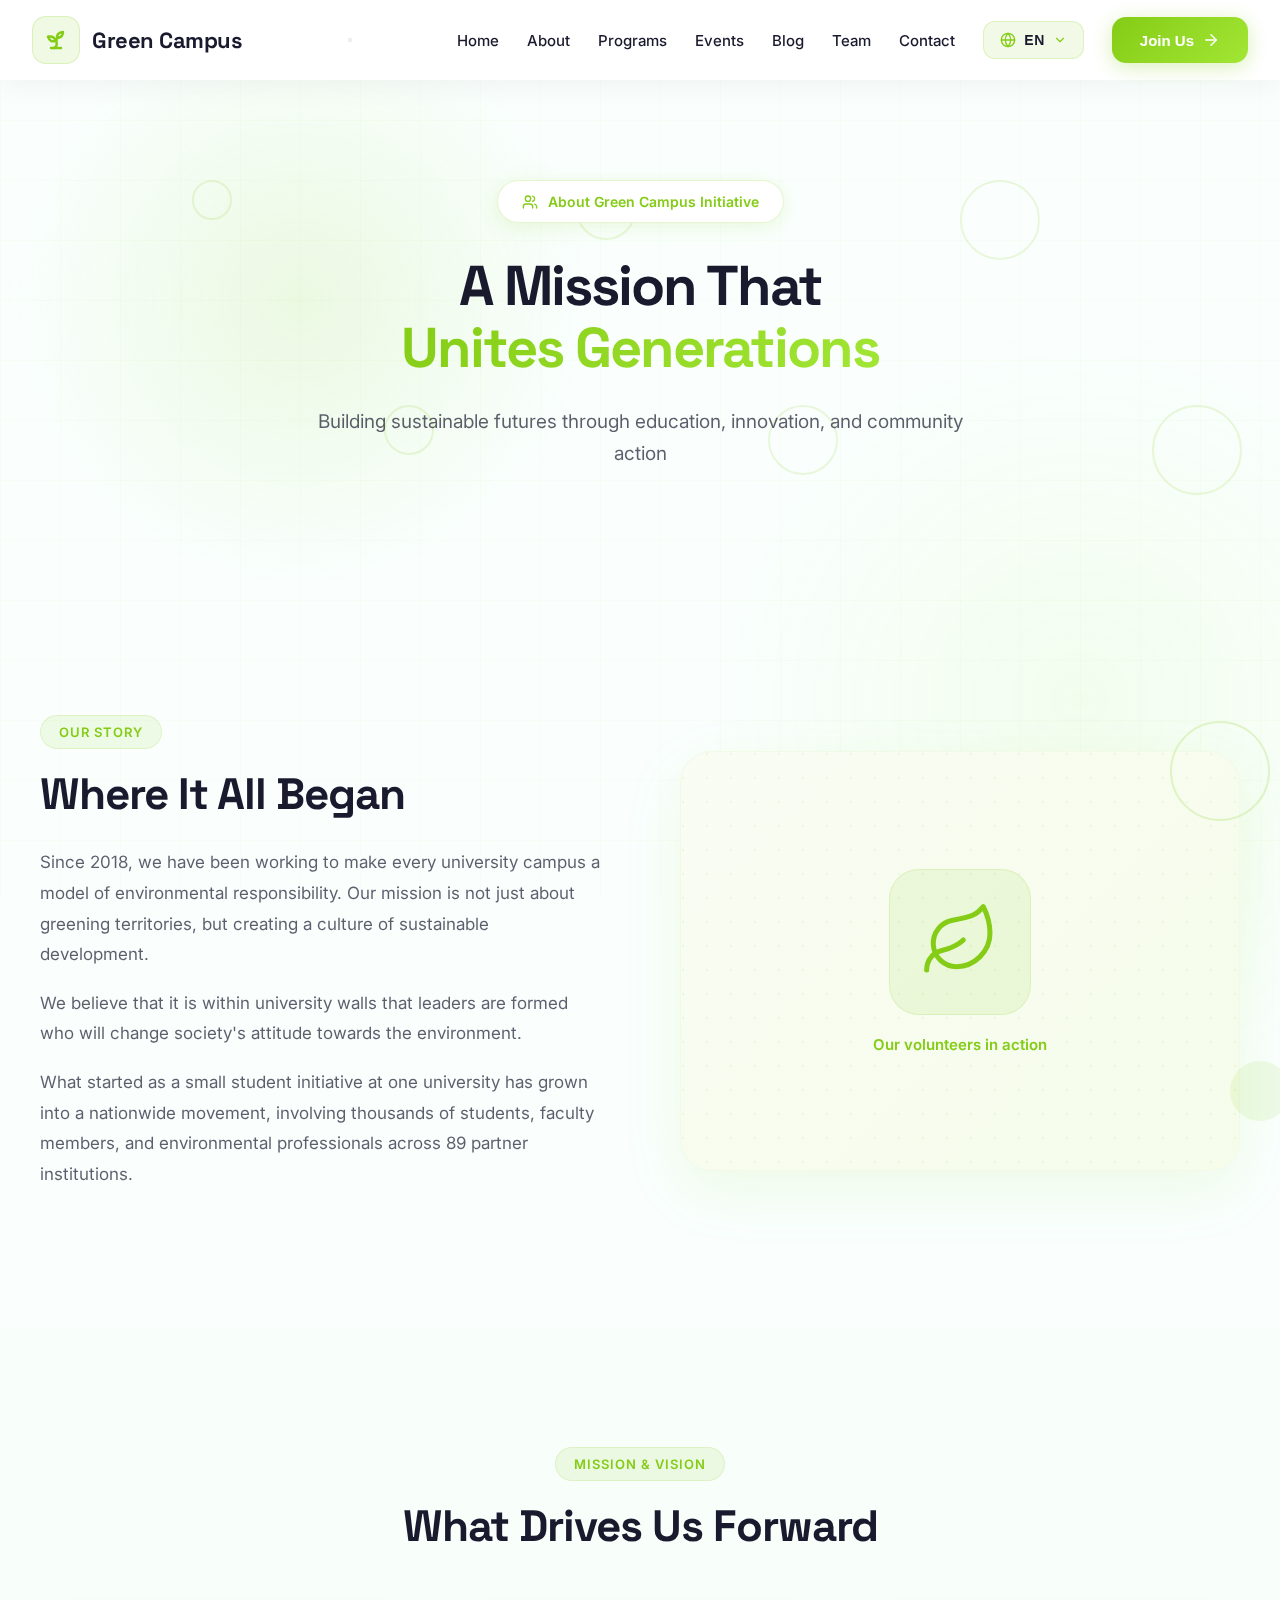
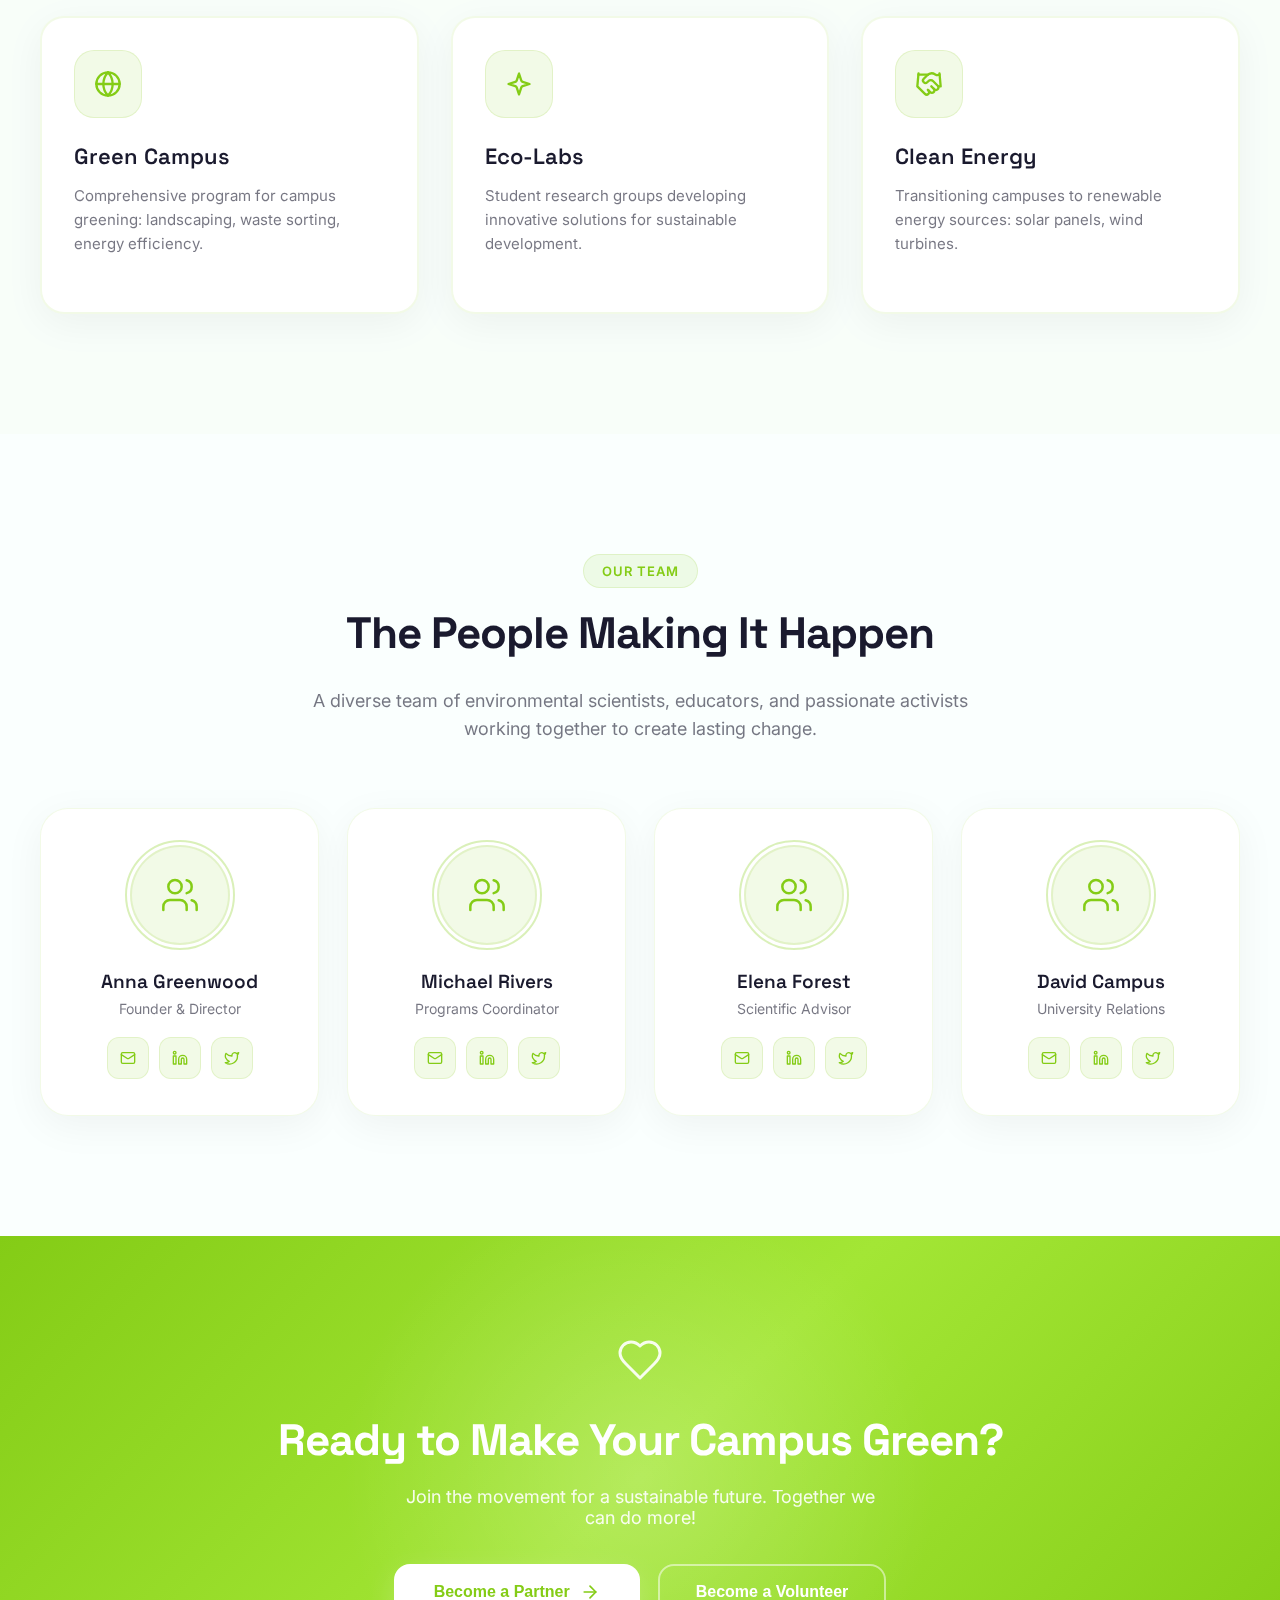
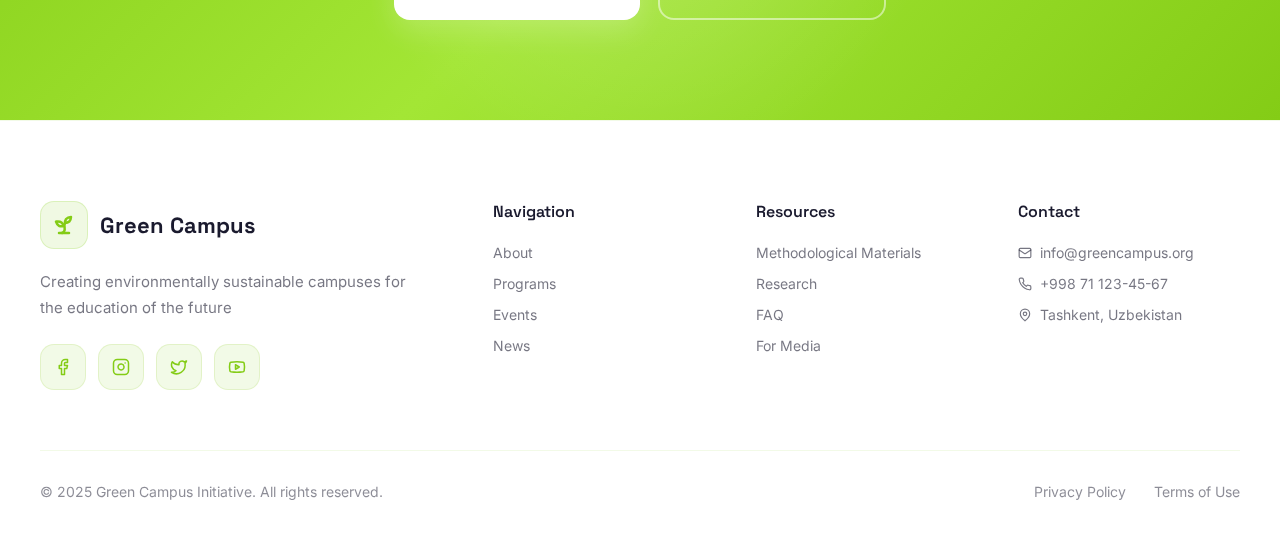
<file: about.html>
<!DOCTYPE html>
<html lang="en">
<head>
    <meta charset="UTF-8">
    <meta name="viewport" content="width=device-width, initial-scale=1.0">
    <title>About Us - Green Campus Initiative</title>
    <link rel="stylesheet" href="style.css">
    <link rel="preconnect" href="https://fonts.googleapis.com">
    <link rel="preconnect" href="https://fonts.gstatic.com" crossorigin>
    <link href="https://fonts.googleapis.com/css2?family=Space+Grotesk:wght@400;500;600;700&family=Inter:wght@300;400;500;600;700&display=swap" rel="stylesheet">
</head>
<body>
    <div class="container">
        <!-- Animated gradient background -->
        <div class="gradient-orb" id="gradientOrb"></div>
        <div class="gradient-orb-2"></div>
        <div class="grid-pattern"></div>

        <!-- Floating elements -->
        <div class="floating-elements">
            <div class="floating-shape" style="left: 15%; top: 20%; animation-delay: 0s; width: 40px; height: 40px;"></div>
            <div class="floating-shape" style="left: 30%; top: 45%; animation-delay: 0.5s; width: 50px; height: 50px;"></div>
            <div class="floating-shape" style="left: 45%; top: 20%; animation-delay: 1s; width: 60px; height: 60px;"></div>
            <div class="floating-shape" style="left: 60%; top: 45%; animation-delay: 1.5s; width: 70px; height: 70px;"></div>
            <div class="floating-shape" style="left: 75%; top: 20%; animation-delay: 2s; width: 80px; height: 80px;"></div>
            <div class="floating-shape" style="left: 90%; top: 45%; animation-delay: 2.5s; width: 90px; height: 90px;"></div>
        </div>

        <!-- Navigation -->
        <nav class="nav scrolled" id="nav">
            <div class="nav-content">
                <div class="logo">
                    <a href="index.html" style="display: flex; align-items: center; gap: 12px; text-decoration: none;">
                        <div class="logo-icon-wrap">
                            <svg width="24" height="24" viewBox="0 0 24 24" fill="none" stroke="#84cc16" stroke-width="2.5" stroke-linecap="round" stroke-linejoin="round">
                                <path d="M7 20h10"/>
                                <path d="M10 20c5.5-2.5.8-6.4 3-10"/>
                                <path d="M9.5 9.4c1.1.8 1.8 2.2 2.3 3.7-2 .4-3.5.4-4.8-.3-1.2-.6-2.3-1.9-3-4.2 2.8-.5 4.4 0 5.5.8z"/>
                                <path d="M14.1 6a7 7 0 0 0-1.1 4c1.9-.1 3.3-.6 4.3-1.4 1-1 1.6-2.3 1.7-4.6-2.7.1-4 1-4.9 2z"/>
                            </svg>
                        </div>
                        <span class="logo-text">Green Campus</span>
                    </a>
                </div>

                <button class="mobile-menu-btn" id="mobileMenuBtn">
                    <span></span>
                    <span></span>
                    <span></span>
                </button>

                <div class="nav-links">
                    <a href="index.html" class="nav-link">Home</a>
                    <a href="about.html" class="nav-link" data-key="about">About</a>
                    <a href="programs.html" class="nav-link" data-key="programs">Programs</a>
                    <a href="events.html" class="nav-link" data-key="events">Events</a>
                    <a href="blog.html" class="nav-link">Blog</a>
                    <a href="team.html" class="nav-link" data-key="team">Team</a>
                    <a href="contact.html" class="nav-link" data-key="contacts">Contact</a>

                    <!-- Language Selector -->
                    <div class="lang-selector">
                        <button class="lang-btn" id="langBtn">
                            <svg width="16" height="16" viewBox="0 0 24 24" fill="none" stroke="#84cc16" stroke-width="2" stroke-linecap="round" stroke-linejoin="round">
                                <circle cx="12" cy="12" r="10"/>
                                <path d="M12 2a14.5 14.5 0 0 0 0 20 14.5 14.5 0 0 0 0-20"/>
                                <path d="M2 12h20"/>
                            </svg>
                            <span class="lang-btn-text" id="currentLang">EN</span>
                            <svg width="14" height="14" viewBox="0 0 24 24" fill="none" stroke="#84cc16" stroke-width="2" stroke-linecap="round" stroke-linejoin="round">
                                <path d="m6 9 6 6 6-6"/>
                            </svg>
                        </button>
                        <div class="lang-dropdown" id="langDropdown">
                            <button class="lang-option" data-lang="uz">
                                <span>🇺🇿</span>
                                <span>O'zbek</span>
                                <svg class="check-icon" width="16" height="16" viewBox="0 0 24 24" fill="none" stroke="#84cc16" stroke-width="2" stroke-linecap="round" stroke-linejoin="round">
                                    <path d="M20 6 9 17l-5-5"/>
                                </svg>
                            </button>
                            <button class="lang-option" data-lang="ru">
                                <span>🇷🇺</span>
                                <span>Русский</span>
                                <svg class="check-icon" width="16" height="16" viewBox="0 0 24 24" fill="none" stroke="#84cc16" stroke-width="2" stroke-linecap="round" stroke-linejoin="round">
                                    <path d="M20 6 9 17l-5-5"/>
                                </svg>
                            </button>
                            <button class="lang-option active" data-lang="en">
                                <span>🇬🇧</span>
                                <span>English</span>
                                <svg class="check-icon" width="16" height="16" viewBox="0 0 24 24" fill="none" stroke="#84cc16" stroke-width="2" stroke-linecap="round" stroke-linejoin="round">
                                    <path d="M20 6 9 17l-5-5"/>
                                </svg>
                            </button>
                        </div>
                    </div>

                    <button class="join-btn">
                        <span data-i18n="nav.join">Join Us</span>
                        <svg width="18" height="18" viewBox="0 0 24 24" fill="none" stroke="currentColor" stroke-width="2" stroke-linecap="round" stroke-linejoin="round">
                            <path d="M5 12h14"/>
                            <path d="m12 5 7 7-7 7"/>
                        </svg>
                    </button>
                </div>
            </div>
        </nav>

        <!-- Page Header -->
        <section class="hero" style="min-height: 60vh; padding: 180px 32px 80px;">
            <div class="hero-content">
                <div class="hero-tag">
                    <svg width="16" height="16" viewBox="0 0 24 24" fill="none" stroke="#84cc16" stroke-width="2" stroke-linecap="round" stroke-linejoin="round">
                        <path d="M16 21v-2a4 4 0 0 0-4-4H6a4 4 0 0 0-4 4v2"/>
                        <circle cx="9" cy="7" r="4"/>
                        <path d="M22 21v-2a4 4 0 0 0-3-3.87"/>
                        <path d="M16 3.13a4 4 0 0 1 0 7.75"/>
                    </svg>
                    <span data-i18n="about.tag">About Green Campus Initiative</span>
                </div>
                <h1 class="hero-title" style="font-size: clamp(36px, 5vw, 56px);">
                    <span data-i18n="about.header.title1">A Mission That</span><br>
                    <span class="hero-highlight" data-i18n="about.header.title2">Unites Generations</span>
                </h1>
                <p class="hero-subtitle" data-i18n="about.header.subtitle">Building sustainable futures through education, innovation, and community action</p>
            </div>
        </section>

        <!-- Story Section -->
        <section class="about-section">
            <div class="section-content">
                <div class="about-grid">
                    <div class="about-text">
                        <span class="section-tag" data-i18n="about.story.tag">Our Story</span>
                        <h2 class="section-title" data-i18n="about.story.title">Where It All Began</h2>
                        <p class="about-paragraph" data-i18n="about.story.p1">Since 2018, we have been working to make every university campus a model of environmental responsibility. Our mission is not just about greening territories, but creating a culture of sustainable development.</p>
                        <p class="about-paragraph" data-i18n="about.story.p2">We believe that it is within university walls that leaders are formed who will change society's attitude towards the environment.</p>
                        <p class="about-paragraph" data-i18n="about.story.p3">What started as a small student initiative at one university has grown into a nationwide movement, involving thousands of students, faculty members, and environmental professionals across 89 partner institutions.</p>
                    </div>
                    <div class="about-visual">
                        <div class="image-card">
                            <div class="image-placeholder">
                                <div class="image-pattern"></div>
                                <div class="image-icon-wrap">
                                    <svg width="80" height="80" viewBox="0 0 24 24" fill="none" stroke="#84cc16" stroke-width="1.5" stroke-linecap="round" stroke-linejoin="round">
                                        <path d="M11 20A7 7 0 0 1 9.8 6.1C15.5 5 17 4.48 19 2c1 2 2 4.18 2 8 0 5.5-4.78 10-10 10Z"/>
                                        <path d="M2 21c0-3 1.85-5.36 5.08-6C9.5 14.52 12 13 13 12"/>
                                    </svg>
                                </div>
                                <span class="image-label" data-i18n="about.imageLabel">Our volunteers in action</span>
                            </div>
                        </div>
                        <div class="decor-circle-1"></div>
                        <div class="decor-circle-2"></div>
                    </div>
                </div>
            </div>
        </section>

        <!-- Mission & Vision -->
        <section class="programs-section" style="background-color: rgba(132, 204, 22, 0.02);">
            <div class="section-content">
                <div class="programs-header">
                    <span class="section-tag" data-i18n="about.mission.tag">Mission & Vision</span>
                    <h2 class="section-title" data-i18n="about.mission.title">What Drives Us Forward</h2>
                </div>
                <div class="programs-grid" style="grid-template-columns: repeat(auto-fit, minmax(300px, 1fr)); gap: 32px;">
                    <div class="program-card">
                        <div class="program-icon-wrap">
                            <svg width="28" height="28" viewBox="0 0 24 24" fill="none" stroke="#84cc16" stroke-width="2" stroke-linecap="round" stroke-linejoin="round">
                                <circle cx="12" cy="12" r="10"/>
                                <path d="M12 2a14.5 14.5 0 0 0 0 20 14.5 14.5 0 0 0 0-20"/>
                                <path d="M2 12h20"/>
                            </svg>
                        </div>
                        <h3 class="program-title" data-i18n="about.mission.items.0.title">Our Mission</h3>
                        <p class="program-desc" data-i18n="about.mission.items.0.description">To transform university campuses into living laboratories for sustainability, where students and faculty develop practical solutions to environmental challenges.</p>
                        <div class="program-glow"></div>
                    </div>
                    <div class="program-card">
                        <div class="program-icon-wrap">
                            <svg width="28" height="28" viewBox="0 0 24 24" fill="none" stroke="#84cc16" stroke-width="2" stroke-linecap="round" stroke-linejoin="round">
                                <path d="m12 3-1.912 5.813a2 2 0 0 1-1.275 1.275L3 12l5.813 1.912a2 2 0 0 1 1.275 1.275L12 21l1.912-5.813a2 2 0 0 1 1.275-1.275L21 12l-5.813-1.912a2 2 0 0 1-1.275-1.275L12 3Z"/>
                            </svg>
                        </div>
                        <h3 class="program-title" data-i18n="about.mission.items.1.title">Our Vision</h3>
                        <p class="program-desc" data-i18n="about.mission.items.1.description">A future where every university campus is carbon-neutral, waste-free, and serves as a model for sustainable living in the broader community.</p>
                        <div class="program-glow"></div>
                    </div>
                    <div class="program-card">
                        <div class="program-icon-wrap">
                            <svg width="28" height="28" viewBox="0 0 24 24" fill="none" stroke="#84cc16" stroke-width="2" stroke-linecap="round" stroke-linejoin="round">
                                <path d="m11 17 2 2a1 1 0 1 0 3-3"/>
                                <path d="m14 14 2.5 2.5a1 1 0 1 0 3-3l-3.88-3.88a3 3 0 0 0-4.24 0l-.88.88a1 1 0 1 1-3-3l2.81-2.81a5.79 5.79 0 0 1 7.06-.87l.47.28a2 2 0 0 0 1.42.25L21 4"/>
                                <path d="m21 3 1 11h-2"/>
                                <path d="M3 3 2 14l6.5 6.5a1 1 0 1 0 3-3"/>
                                <path d="M3 4h8"/>
                            </svg>
                        </div>
                        <h3 class="program-title" data-i18n="about.mission.items.2.title">Our Values</h3>
                        <p class="program-desc" data-i18n="about.mission.items.2.description">Innovation, collaboration, and responsibility guide everything we do. We believe in science-based solutions and the power of community action.</p>
                        <div class="program-glow"></div>
                    </div>
                </div>
            </div>
        </section>

        <!-- Team Section -->
        <section class="team-section" id="team">
            <div class="section-content">
                <div class="team-header">
                    <span class="section-tag" data-i18n="team.tag">Our Team</span>
                    <h2 class="section-title" data-i18n="team.title">The People Making It Happen</h2>
                    <p class="section-subtitle" style="text-align: center; max-width: 700px; margin: 20px auto 0;">A diverse team of environmental scientists, educators, and passionate activists working together to create lasting change.</p>
                </div>
                <div class="team-grid">
                    <div class="team-card">
                        <div class="team-avatar-wrap">
                            <div class="team-avatar">
                                <svg width="40" height="40" viewBox="0 0 24 24" fill="none" stroke="#84cc16" stroke-width="1.5" stroke-linecap="round" stroke-linejoin="round">
                                    <path d="M16 21v-2a4 4 0 0 0-4-4H6a4 4 0 0 0-4 4v2"/>
                                    <circle cx="9" cy="7" r="4"/>
                                    <path d="M22 21v-2a4 4 0 0 0-3-3.87"/>
                                    <path d="M16 3.13a4 4 0 0 1 0 7.75"/>
                                </svg>
                            </div>
                            <div class="team-avatar-ring"></div>
                        </div>
                        <h4 class="team-name" data-i18n="team.members.0.name">Anna Greenwood</h4>
                        <p class="team-role" data-i18n="team.members.0.role">Founder & Director</p>
                        <div class="team-social">
                            <div class="social-icon">
                                <svg width="16" height="16" viewBox="0 0 24 24" fill="none" stroke="#84cc16" stroke-width="2" stroke-linecap="round" stroke-linejoin="round">
                                    <rect width="20" height="16" x="2" y="4" rx="2"/>
                                    <path d="m22 7-8.97 5.7a1.94 1.94 0 0 1-2.06 0L2 7"/>
                                </svg>
                            </div>
                            <div class="social-icon">
                                <svg width="16" height="16" viewBox="0 0 24 24" fill="none" stroke="#84cc16" stroke-width="2" stroke-linecap="round" stroke-linejoin="round">
                                    <path d="M16 8a6 6 0 0 1 6 6v7h-4v-7a2 2 0 0 0-2-2 2 2 0 0 0-2 2v7h-4v-7a6 6 0 0 1 6-6z"/>
                                    <rect width="4" height="12" x="2" y="9"/>
                                    <circle cx="4" cy="4" r="2"/>
                                </svg>
                            </div>
                            <div class="social-icon">
                                <svg width="16" height="16" viewBox="0 0 24 24" fill="none" stroke="#84cc16" stroke-width="2" stroke-linecap="round" stroke-linejoin="round">
                                    <path d="M22 4s-.7 2.1-2 3.4c1.6 10-9.4 17.3-18 11.6 2.2.1 4.4-.6 6-2C3 15.5.5 9.6 3 5c2.2 2.6 5.6 4.1 9 4-.9-4.2 4-6.6 7-3.8 1.1 0 3-1.2 3-1.2z"/>
                                </svg>
                            </div>
                        </div>
                    </div>
                    <div class="team-card">
                        <div class="team-avatar-wrap">
                            <div class="team-avatar">
                                <svg width="40" height="40" viewBox="0 0 24 24" fill="none" stroke="#84cc16" stroke-width="1.5" stroke-linecap="round" stroke-linejoin="round">
                                    <path d="M16 21v-2a4 4 0 0 0-4-4H6a4 4 0 0 0-4 4v2"/>
                                    <circle cx="9" cy="7" r="4"/>
                                    <path d="M22 21v-2a4 4 0 0 0-3-3.87"/>
                                    <path d="M16 3.13a4 4 0 0 1 0 7.75"/>
                                </svg>
                            </div>
                            <div class="team-avatar-ring"></div>
                        </div>
                        <h4 class="team-name" data-i18n="team.members.1.name">Michael Rivers</h4>
                        <p class="team-role" data-i18n="team.members.1.role">Programs Coordinator</p>
                        <div class="team-social">
                            <div class="social-icon">
                                <svg width="16" height="16" viewBox="0 0 24 24" fill="none" stroke="#84cc16" stroke-width="2" stroke-linecap="round" stroke-linejoin="round">
                                    <rect width="20" height="16" x="2" y="4" rx="2"/>
                                    <path d="m22 7-8.97 5.7a1.94 1.94 0 0 1-2.06 0L2 7"/>
                                </svg>
                            </div>
                            <div class="social-icon">
                                <svg width="16" height="16" viewBox="0 0 24 24" fill="none" stroke="#84cc16" stroke-width="2" stroke-linecap="round" stroke-linejoin="round">
                                    <path d="M16 8a6 6 0 0 1 6 6v7h-4v-7a2 2 0 0 0-2-2 2 2 0 0 0-2 2v7h-4v-7a6 6 0 0 1 6-6z"/>
                                    <rect width="4" height="12" x="2" y="9"/>
                                    <circle cx="4" cy="4" r="2"/>
                                </svg>
                            </div>
                            <div class="social-icon">
                                <svg width="16" height="16" viewBox="0 0 24 24" fill="none" stroke="#84cc16" stroke-width="2" stroke-linecap="round" stroke-linejoin="round">
                                    <path d="M22 4s-.7 2.1-2 3.4c1.6 10-9.4 17.3-18 11.6 2.2.1 4.4-.6 6-2C3 15.5.5 9.6 3 5c2.2 2.6 5.6 4.1 9 4-.9-4.2 4-6.6 7-3.8 1.1 0 3-1.2 3-1.2z"/>
                                </svg>
                            </div>
                        </div>
                    </div>
                    <div class="team-card">
                        <div class="team-avatar-wrap">
                            <div class="team-avatar">
                                <svg width="40" height="40" viewBox="0 0 24 24" fill="none" stroke="#84cc16" stroke-width="1.5" stroke-linecap="round" stroke-linejoin="round">
                                    <path d="M16 21v-2a4 4 0 0 0-4-4H6a4 4 0 0 0-4 4v2"/>
                                    <circle cx="9" cy="7" r="4"/>
                                    <path d="M22 21v-2a4 4 0 0 0-3-3.87"/>
                                    <path d="M16 3.13a4 4 0 0 1 0 7.75"/>
                                </svg>
                            </div>
                            <div class="team-avatar-ring"></div>
                        </div>
                        <h4 class="team-name" data-i18n="team.members.2.name">Elena Forest</h4>
                        <p class="team-role" data-i18n="team.members.2.role">Scientific Advisor</p>
                        <div class="team-social">
                            <div class="social-icon">
                                <svg width="16" height="16" viewBox="0 0 24 24" fill="none" stroke="#84cc16" stroke-width="2" stroke-linecap="round" stroke-linejoin="round">
                                    <rect width="20" height="16" x="2" y="4" rx="2"/>
                                    <path d="m22 7-8.97 5.7a1.94 1.94 0 0 1-2.06 0L2 7"/>
                                </svg>
                            </div>
                            <div class="social-icon">
                                <svg width="16" height="16" viewBox="0 0 24 24" fill="none" stroke="#84cc16" stroke-width="2" stroke-linecap="round" stroke-linejoin="round">
                                    <path d="M16 8a6 6 0 0 1 6 6v7h-4v-7a2 2 0 0 0-2-2 2 2 0 0 0-2 2v7h-4v-7a6 6 0 0 1 6-6z"/>
                                    <rect width="4" height="12" x="2" y="9"/>
                                    <circle cx="4" cy="4" r="2"/>
                                </svg>
                            </div>
                            <div class="social-icon">
                                <svg width="16" height="16" viewBox="0 0 24 24" fill="none" stroke="#84cc16" stroke-width="2" stroke-linecap="round" stroke-linejoin="round">
                                    <path d="M22 4s-.7 2.1-2 3.4c1.6 10-9.4 17.3-18 11.6 2.2.1 4.4-.6 6-2C3 15.5.5 9.6 3 5c2.2 2.6 5.6 4.1 9 4-.9-4.2 4-6.6 7-3.8 1.1 0 3-1.2 3-1.2z"/>
                                </svg>
                            </div>
                        </div>
                    </div>
                    <div class="team-card">
                        <div class="team-avatar-wrap">
                            <div class="team-avatar">
                                <svg width="40" height="40" viewBox="0 0 24 24" fill="none" stroke="#84cc16" stroke-width="1.5" stroke-linecap="round" stroke-linejoin="round">
                                    <path d="M16 21v-2a4 4 0 0 0-4-4H6a4 4 0 0 0-4 4v2"/>
                                    <circle cx="9" cy="7" r="4"/>
                                    <path d="M22 21v-2a4 4 0 0 0-3-3.87"/>
                                    <path d="M16 3.13a4 4 0 0 1 0 7.75"/>
                                </svg>
                            </div>
                            <div class="team-avatar-ring"></div>
                        </div>
                        <h4 class="team-name" data-i18n="team.members.3.name">David Campus</h4>
                        <p class="team-role" data-i18n="team.members.3.role">University Relations</p>
                        <div class="team-social">
                            <div class="social-icon">
                                <svg width="16" height="16" viewBox="0 0 24 24" fill="none" stroke="#84cc16" stroke-width="2" stroke-linecap="round" stroke-linejoin="round">
                                    <rect width="20" height="16" x="2" y="4" rx="2"/>
                                    <path d="m22 7-8.97 5.7a1.94 1.94 0 0 1-2.06 0L2 7"/>
                                </svg>
                            </div>
                            <div class="social-icon">
                                <svg width="16" height="16" viewBox="0 0 24 24" fill="none" stroke="#84cc16" stroke-width="2" stroke-linecap="round" stroke-linejoin="round">
                                    <path d="M16 8a6 6 0 0 1 6 6v7h-4v-7a2 2 0 0 0-2-2 2 2 0 0 0-2 2v7h-4v-7a6 6 0 0 1 6-6z"/>
                                    <rect width="4" height="12" x="2" y="9"/>
                                    <circle cx="4" cy="4" r="2"/>
                                </svg>
                            </div>
                            <div class="social-icon">
                                <svg width="16" height="16" viewBox="0 0 24 24" fill="none" stroke="#84cc16" stroke-width="2" stroke-linecap="round" stroke-linejoin="round">
                                    <path d="M22 4s-.7 2.1-2 3.4c1.6 10-9.4 17.3-18 11.6 2.2.1 4.4-.6 6-2C3 15.5.5 9.6 3 5c2.2 2.6 5.6 4.1 9 4-.9-4.2 4-6.6 7-3.8 1.1 0 3-1.2 3-1.2z"/>
                                </svg>
                            </div>
                        </div>
                    </div>
                </div>
            </div>
        </section>

        <!-- CTA Section -->
        <section class="cta-section">
            <div class="cta-glow"></div>
            <div class="cta-content">
                <svg width="48" height="48" viewBox="0 0 24 24" fill="none" stroke="rgba(255,255,255,0.9)" stroke-width="1.5" stroke-linecap="round" stroke-linejoin="round" style="margin-bottom: 24px;">
                    <path d="M19 14c1.49-1.46 3-3.21 3-5.5A5.5 5.5 0 0 0 16.5 3c-1.76 0-3 .5-4.5 2-1.5-1.5-2.74-2-4.5-2A5.5 5.5 0 0 0 2 8.5c0 2.3 1.5 4.05 3 5.5l7 7Z"/>
                </svg>
                <h2 class="cta-title" data-i18n="cta.title">Ready to Make Your Campus Green?</h2>
                <p class="cta-text" data-i18n="cta.subtitle">Join the movement for a sustainable future. Together we can do more!</p>
                <div class="cta-buttons">
                    <button class="cta-primary-btn">
                        <span data-i18n="cta.partner">Become a Partner</span>
                        <svg width="20" height="20" viewBox="0 0 24 24" fill="none" stroke="currentColor" stroke-width="2" stroke-linecap="round" stroke-linejoin="round">
                            <path d="M5 12h14"/>
                            <path d="m12 5 7 7-7 7"/>
                        </svg>
                    </button>
                    <button class="cta-secondary-btn" data-i18n="cta.volunteer">Become a Volunteer</button>
                </div>
            </div>
        </section>

        <!-- Footer -->
        <footer class="footer" id="contacts">
            <div class="footer-content">
                <div class="footer-main">
                    <div class="footer-brand">
                        <div class="footer-logo">
                            <div class="logo-icon-wrap">
                                <svg width="24" height="24" viewBox="0 0 24 24" fill="none" stroke="#84cc16" stroke-width="2.5" stroke-linecap="round" stroke-linejoin="round">
                                    <path d="M7 20h10"/>
                                    <path d="M10 20c5.5-2.5.8-6.4 3-10"/>
                                    <path d="M9.5 9.4c1.1.8 1.8 2.2 2.3 3.7-2 .4-3.5.4-4.8-.3-1.2-.6-2.3-1.9-3-4.2 2.8-.5 4.4 0 5.5.8z"/>
                                    <path d="M14.1 6a7 7 0 0 0-1.1 4c1.9-.1 3.3-.6 4.3-1.4 1-1 1.6-2.3 1.7-4.6-2.7.1-4 1-4.9 2z"/>
                                </svg>
                            </div>
                            <span class="footer-logo-text">Green Campus</span>
                        </div>
                        <p class="footer-desc" data-i18n="footer.desc">Creating environmentally sustainable campuses for the education of the future</p>
                        <div class="footer-socials">
                            <div class="footer-social-icon">
                                <svg width="18" height="18" viewBox="0 0 24 24" fill="none" stroke="#84cc16" stroke-width="2" stroke-linecap="round" stroke-linejoin="round">
                                    <path d="M18 2h-3a5 5 0 0 0-5 5v3H7v4h3v8h4v-8h3l1-4h-4V7a1 1 0 0 1 1-1h3z"/>
                                </svg>
                            </div>
                            <div class="footer-social-icon">
                                <svg width="18" height="18" viewBox="0 0 24 24" fill="none" stroke="#84cc16" stroke-width="2" stroke-linecap="round" stroke-linejoin="round">
                                    <rect width="20" height="20" x="2" y="2" rx="5" ry="5"/>
                                    <path d="M16 11.37A4 4 0 1 1 12.63 8 4 4 0 0 1 16 11.37z"/>
                                    <line x1="17.5" x2="17.51" y1="6.5" y2="6.5"/>
                                </svg>
                            </div>
                            <div class="footer-social-icon">
                                <svg width="18" height="18" viewBox="0 0 24 24" fill="none" stroke="#84cc16" stroke-width="2" stroke-linecap="round" stroke-linejoin="round">
                                    <path d="M22 4s-.7 2.1-2 3.4c1.6 10-9.4 17.3-18 11.6 2.2.1 4.4-.6 6-2C3 15.5.5 9.6 3 5c2.2 2.6 5.6 4.1 9 4-.9-4.2 4-6.6 7-3.8 1.1 0 3-1.2 3-1.2z"/>
                                </svg>
                            </div>
                            <div class="footer-social-icon">
                                <svg width="18" height="18" viewBox="0 0 24 24" fill="none" stroke="#84cc16" stroke-width="2" stroke-linecap="round" stroke-linejoin="round">
                                    <path d="M2.5 17a24.12 24.12 0 0 1 0-10 2 2 0 0 1 1.4-1.4 49.56 49.56 0 0 1 16.2 0A2 2 0 0 1 21.5 7a24.12 24.12 0 0 1 0 10 2 2 0 0 1-1.4 1.4 49.55 49.55 0 0 1-16.2 0A2 2 0 0 1 2.5 17"/>
                                    <path d="m10 15 5-3-5-3z"/>
                                </svg>
                            </div>
                        </div>
                    </div>
                    <div class="footer-links">
                        <div class="footer-column">
                            <h4 class="footer-col-title" data-i18n="footer.navigation">Navigation</h4>
                            <a href="about.html" class="footer-link" data-i18n="footer.links.0">About</a>
                            <a href="programs.html" class="footer-link" data-i18n="footer.links.1">Programs</a>
                            <a href="events.html" class="footer-link" data-i18n="footer.links.2">Events</a>
                            <a href="blog.html" class="footer-link" data-i18n="footer.links.3">News</a>
                        </div>
                        <div class="footer-column">
                            <h4 class="footer-col-title" data-i18n="footer.resources">Resources</h4>
                            <a href="#" class="footer-link" data-i18n="footer.resourceLinks.0">Methodological Materials</a>
                            <a href="#" class="footer-link" data-i18n="footer.resourceLinks.1">Research</a>
                            <a href="#" class="footer-link" data-i18n="footer.resourceLinks.2">FAQ</a>
                            <a href="#" class="footer-link" data-i18n="footer.resourceLinks.3">For Media</a>
                        </div>
                        <div class="footer-column">
                            <h4 class="footer-col-title" data-i18n="footer.contacts">Contact</h4>
                            <p class="footer-contact">
                                <svg width="14" height="14" viewBox="0 0 24 24" fill="none" stroke="currentColor" stroke-width="2" stroke-linecap="round" stroke-linejoin="round" style="margin-right: 8px;">
                                    <rect width="20" height="16" x="2" y="4" rx="2"/>
                                    <path d="m22 7-8.97 5.7a1.94 1.94 0 0 1-2.06 0L2 7"/>
                                </svg>
                                info@greencampus.org
                            </p>
                            <p class="footer-contact">
                                <svg width="14" height="14" viewBox="0 0 24 24" fill="none" stroke="currentColor" stroke-width="2" stroke-linecap="round" stroke-linejoin="round" style="margin-right: 8px;">
                                    <path d="M22 16.92v3a2 2 0 0 1-2.18 2 19.79 19.79 0 0 1-8.63-3.07 19.5 19.5 0 0 1-6-6 19.79 19.79 0 0 1-3.07-8.67A2 2 0 0 1 4.11 2h3a2 2 0 0 1 2 1.72 12.84 12.84 0 0 0 .7 2.81 2 2 0 0 1-.45 2.11L8.09 9.91a16 16 0 0 0 6 6l1.27-1.27a2 2 0 0 1 2.11-.45 12.84 12.84 0 0 0 2.81.7A2 2 0 0 1 22 16.92z"/>
                                </svg>
                                +998 71 123-45-67
                            </p>
                            <p class="footer-contact">
                                <svg width="14" height="14" viewBox="0 0 24 24" fill="none" stroke="currentColor" stroke-width="2" stroke-linecap="round" stroke-linejoin="round" style="margin-right: 8px;">
                                    <path d="M20 10c0 6-8 12-8 12s-8-6-8-12a8 8 0 0 1 16 0Z"/>
                                    <circle cx="12" cy="10" r="3"/>
                                </svg>
                                Tashkent, Uzbekistan
                            </p>
                        </div>
                    </div>
                </div>
                <div class="footer-bottom">
                    <p class="copyright" data-i18n="footer.copyright">© 2025 Green Campus Initiative. All rights reserved.</p>
                    <div class="footer-legal">
                        <a href="#" class="legal-link" data-i18n="footer.privacy">Privacy Policy</a>
                        <a href="#" class="legal-link" data-i18n="footer.terms">Terms of Use</a>
                    </div>
                </div>
            </div>
        </footer>
    </div>

    <script src="script.js"></script>
</body>
</html>
</file>
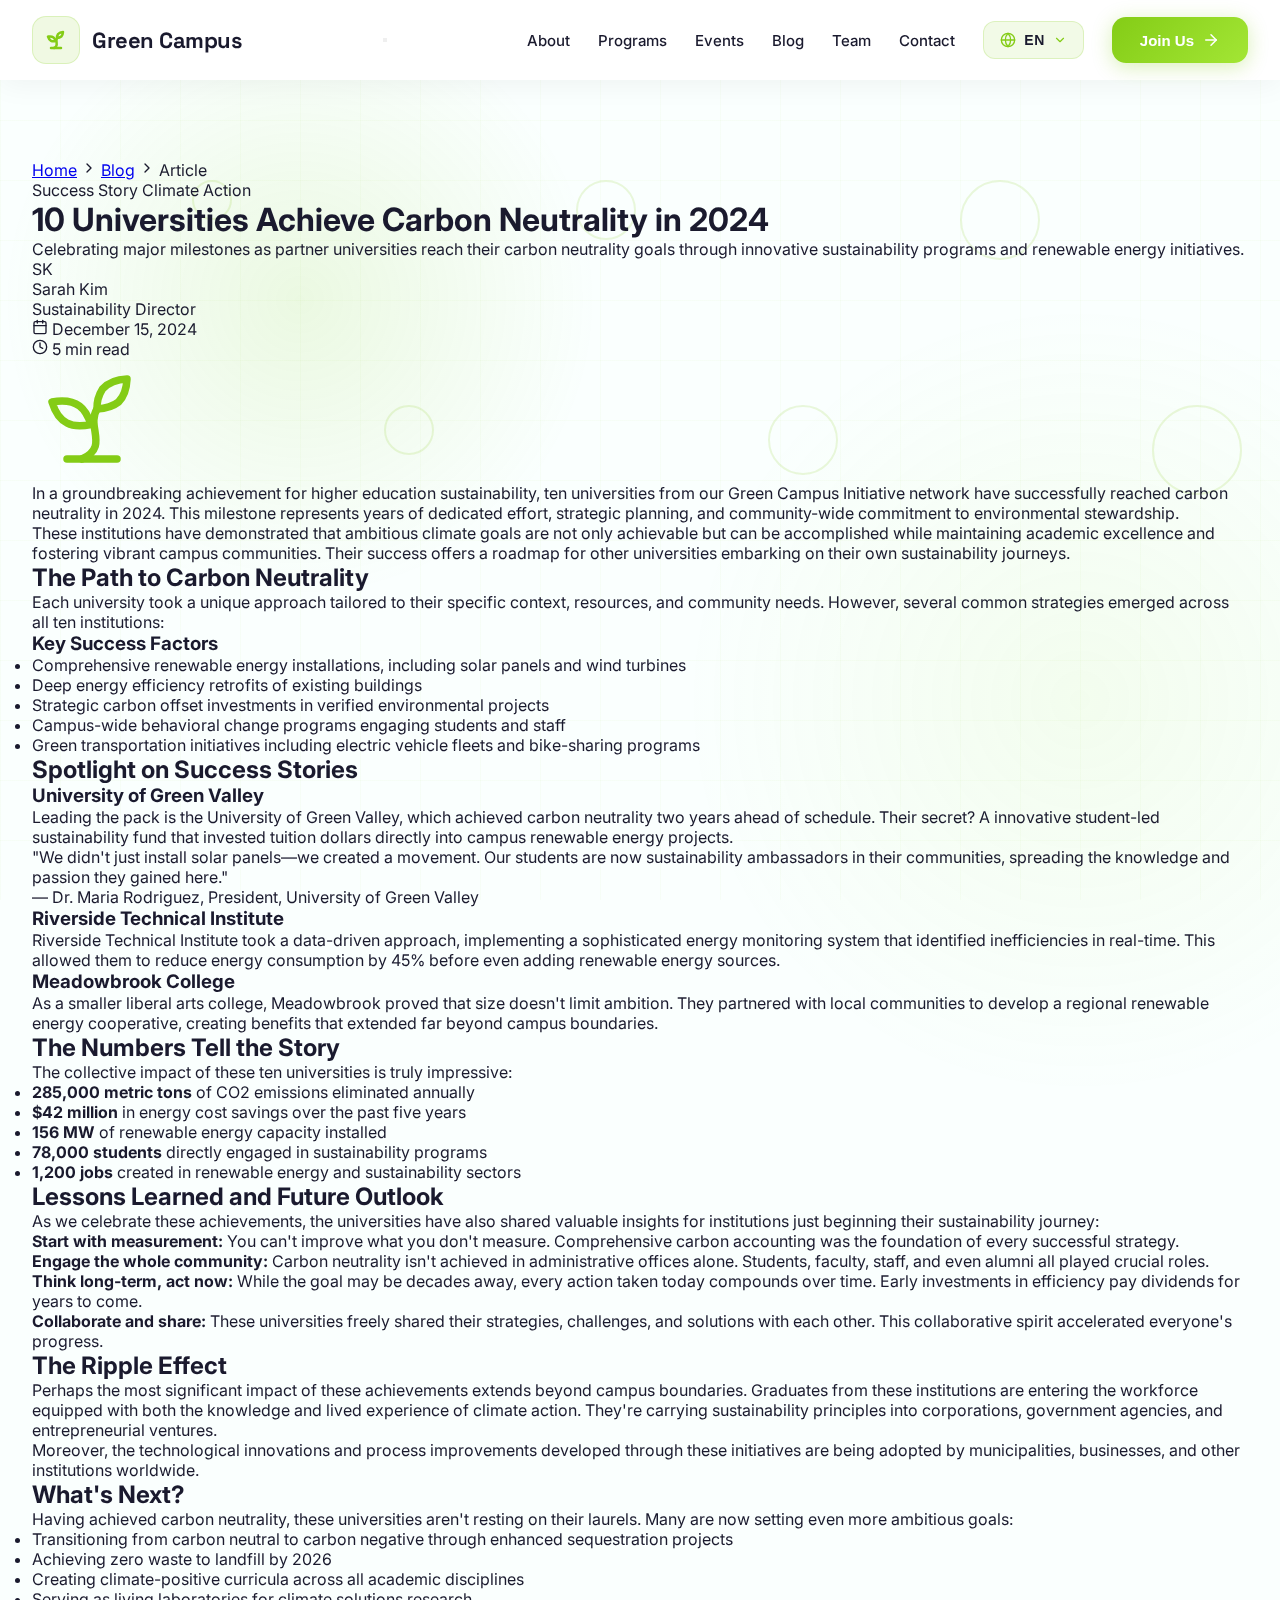
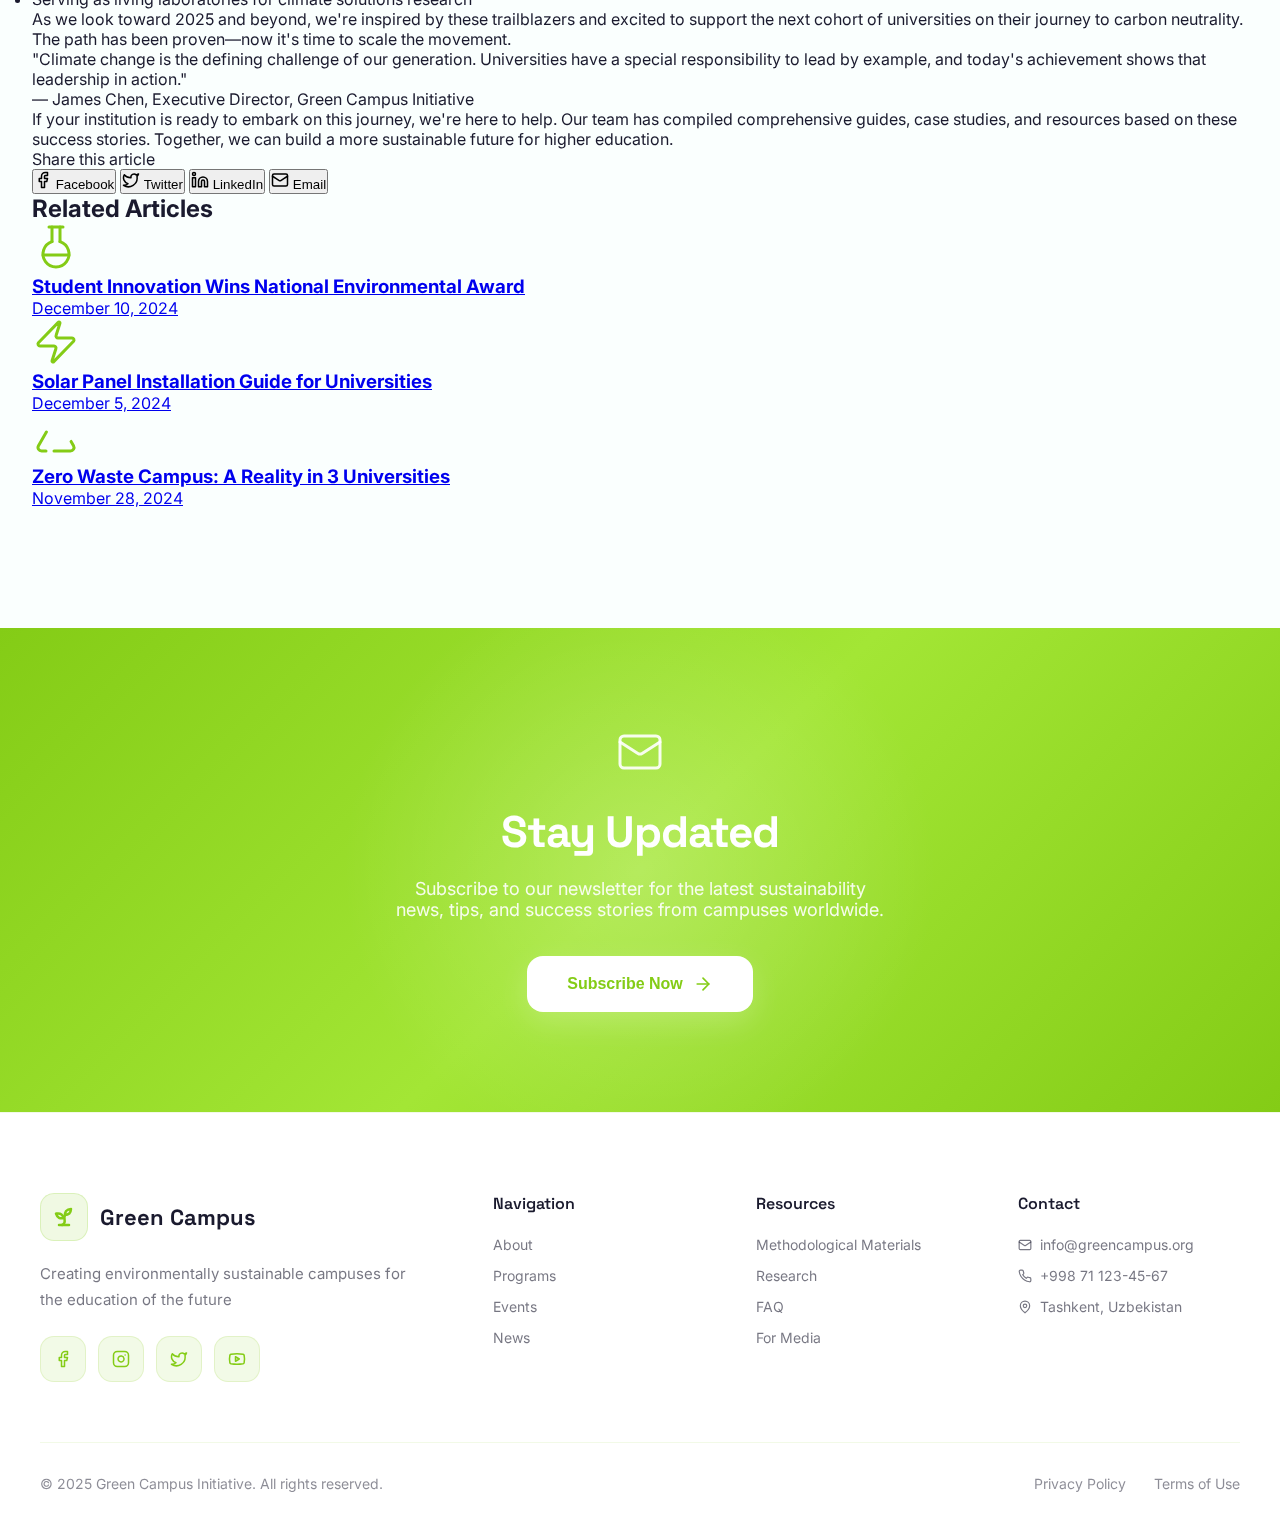
<file: blog-detail.html>
<!DOCTYPE html>
<html lang="en">
<head>
    <meta charset="UTF-8">
    <meta name="viewport" content="width=device-width, initial-scale=1.0">
    <title>10 Universities Achieve Carbon Neutrality - Green Campus Initiative</title>
    <link rel="stylesheet" href="style.css">
    <link rel="preconnect" href="https://fonts.googleapis.com">
    <link rel="preconnect" href="https://fonts.gstatic.com" crossorigin>
    <link href="https://fonts.googleapis.com/css2?family=Space+Grotesk:wght@400;500;600;700&family=Inter:wght@300;400;500;600;700&display=swap" rel="stylesheet">
</head>
<body>
    <div class="container">
        <div class="gradient-orb" id="gradientOrb"></div>
        <div class="gradient-orb-2"></div>
        <div class="grid-pattern"></div>

        <div class="floating-elements">
            <div class="floating-shape" style="left: 15%; top: 20%; animation-delay: 0s; width: 40px; height: 40px;"></div>
            <div class="floating-shape" style="left: 30%; top: 45%; animation-delay: 0.5s; width: 50px; height: 50px;"></div>
            <div class="floating-shape" style="left: 45%; top: 20%; animation-delay: 1s; width: 60px; height: 60px;"></div>
            <div class="floating-shape" style="left: 60%; top: 45%; animation-delay: 1.5s; width: 70px; height: 70px;"></div>
            <div class="floating-shape" style="left: 75%; top: 20%; animation-delay: 2s; width: 80px; height: 80px;"></div>
            <div class="floating-shape" style="left: 90%; top: 45%; animation-delay: 2.5s; width: 90px; height: 90px;"></div>
        </div>

        <nav class="nav scrolled" id="nav">
            <div class="nav-content">
                <div class="logo">
                    <a href="index.html" style="display: flex; align-items: center; gap: 12px; text-decoration: none;">
                        <div class="logo-icon-wrap">
                            <svg width="24" height="24" viewBox="0 0 24 24" fill="none" stroke="#84cc16" stroke-width="2.5" stroke-linecap="round" stroke-linejoin="round">
                                <path d="M7 20h10"/>
                                <path d="M10 20c5.5-2.5.8-6.4 3-10"/>
                                <path d="M9.5 9.4c1.1.8 1.8 2.2 2.3 3.7-2 .4-3.5.4-4.8-.3-1.2-.6-2.3-1.9-3-4.2 2.8-.5 4.4 0 5.5.8z"/>
                                <path d="M14.1 6a7 7 0 0 0-1.1 4c1.9-.1 3.3-.6 4.3-1.4 1-1 1.6-2.3 1.7-4.6-2.7.1-4 1-4.9 2z"/>
                            </svg>
                        </div>
                        <span class="logo-text">Green Campus</span>
                    </a>
                </div>

                <button class="mobile-menu-btn" id="mobileMenuBtn">
                    <span></span>
                    <span></span>
                    <span></span>
                </button>

                <div class="nav-links">
                    <a href="about.html" class="nav-link">About</a>
                    <a href="programs.html" class="nav-link">Programs</a>
                    <a href="events.html" class="nav-link">Events</a>
                    <a href="blog.html" class="nav-link">Blog</a>
                    <a href="team.html" class="nav-link">Team</a>
                    <a href="contact.html" class="nav-link">Contact</a>

                    <div class="lang-selector">
                        <button class="lang-btn" id="langBtn">
                            <svg width="16" height="16" viewBox="0 0 24 24" fill="none" stroke="#84cc16" stroke-width="2" stroke-linecap="round" stroke-linejoin="round">
                                <circle cx="12" cy="12" r="10"/>
                                <path d="M12 2a14.5 14.5 0 0 0 0 20 14.5 14.5 0 0 0 0-20"/>
                                <path d="M2 12h20"/>
                            </svg>
                            <span class="lang-btn-text" id="currentLang">EN</span>
                            <svg width="14" height="14" viewBox="0 0 24 24" fill="none" stroke="#84cc16" stroke-width="2" stroke-linecap="round" stroke-linejoin="round">
                                <path d="m6 9 6 6 6-6"/>
                            </svg>
                        </button>
                        <div class="lang-dropdown" id="langDropdown">
                            <button class="lang-option" data-lang="uz">
                                <span>🇺🇿</span>
                                <span>O'zbek</span>
                                <svg class="check-icon" width="16" height="16" viewBox="0 0 24 24" fill="none" stroke="#84cc16" stroke-width="2" stroke-linecap="round" stroke-linejoin="round">
                                    <path d="M20 6 9 17l-5-5"/>
                                </svg>
                            </button>
                            <button class="lang-option" data-lang="ru">
                                <span>🇷🇺</span>
                                <span>Русский</span>
                                <svg class="check-icon" width="16" height="16" viewBox="0 0 24 24" fill="none" stroke="#84cc16" stroke-width="2" stroke-linecap="round" stroke-linejoin="round">
                                    <path d="M20 6 9 17l-5-5"/>
                                </svg>
                            </button>
                            <button class="lang-option active" data-lang="en">
                                <span>🇬🇧</span>
                                <span>English</span>
                                <svg class="check-icon" width="16" height="16" viewBox="0 0 24 24" fill="none" stroke="#84cc16" stroke-width="2" stroke-linecap="round" stroke-linejoin="round">
                                    <path d="M20 6 9 17l-5-5"/>
                                </svg>
                            </button>
                        </div>
                    </div>

                    <button class="join-btn">
                        <span>Join Us</span>
                        <svg width="18" height="18" viewBox="0 0 24 24" fill="none" stroke="currentColor" stroke-width="2" stroke-linecap="round" stroke-linejoin="round">
                            <path d="M5 12h14"/>
                            <path d="m12 5 7 7-7 7"/>
                        </svg>
                    </button>
                </div>
            </div>
        </nav>

        <section class="about-section" style="padding-top: 160px;">
            <div class="blog-detail-content">
                <div class="blog-detail-header">
                    <div class="blog-breadcrumb">
                        <a href="index.html">Home</a>
                        <svg width="16" height="16" viewBox="0 0 24 24" fill="none" stroke="currentColor" stroke-width="2" stroke-linecap="round" stroke-linejoin="round">
                            <path d="m9 18 6-6-6-6"/>
                        </svg>
                        <a href="blog.html">Blog</a>
                        <svg width="16" height="16" viewBox="0 0 24 24" fill="none" stroke="currentColor" stroke-width="2" stroke-linecap="round" stroke-linejoin="round">
                            <path d="m9 18 6-6-6-6"/>
                        </svg>
                        <span>Article</span>
                    </div>

                    <div class="blog-tags">
                        <span class="blog-tag">Success Story</span>
                        <span class="blog-tag">Climate Action</span>
                    </div>

                    <h1 class="blog-detail-title">10 Universities Achieve Carbon Neutrality in 2024</h1>
                    <p class="blog-detail-subtitle">Celebrating major milestones as partner universities reach their carbon neutrality goals through innovative sustainability programs and renewable energy initiatives.</p>

                    <div class="blog-meta">
                        <div class="blog-author">
                            <div class="blog-author-avatar">SK</div>
                            <div class="blog-author-info">
                                <div class="blog-author-name">Sarah Kim</div>
                                <div class="blog-author-role">Sustainability Director</div>
                            </div>
                        </div>
                        <div class="blog-meta-item">
                            <svg width="16" height="16" viewBox="0 0 24 24" fill="none" stroke="currentColor" stroke-width="2" stroke-linecap="round" stroke-linejoin="round">
                                <path d="M8 2v4"/>
                                <path d="M16 2v4"/>
                                <rect width="18" height="18" x="3" y="4" rx="2"/>
                                <path d="M3 10h18"/>
                            </svg>
                            December 15, 2024
                        </div>
                        <div class="blog-meta-item">
                            <svg width="16" height="16" viewBox="0 0 24 24" fill="none" stroke="currentColor" stroke-width="2" stroke-linecap="round" stroke-linejoin="round">
                                <circle cx="12" cy="12" r="10"/>
                                <path d="M12 6v6l4 2"/>
                            </svg>
                            5 min read
                        </div>
                    </div>
                </div>

                <div class="blog-hero-image">
                    <svg width="120" height="120" viewBox="0 0 24 24" fill="none" stroke="#84cc16" stroke-width="1.5" stroke-linecap="round" stroke-linejoin="round">
                        <path d="M7 20h10"/>
                        <path d="M10 20c5.5-2.5.8-6.4 3-10"/>
                        <path d="M9.5 9.4c1.1.8 1.8 2.2 2.3 3.7-2 .4-3.5.4-4.8-.3-1.2-.6-2.3-1.9-3-4.2 2.8-.5 4.4 0 5.5.8z"/>
                        <path d="M14.1 6a7 7 0 0 0-1.1 4c1.9-.1 3.3-.6 4.3-1.4 1-1 1.6-2.3 1.7-4.6-2.7.1-4 1-4.9 2z"/>
                    </svg>
                </div>

                <article class="blog-content-section">
                    <p>In a groundbreaking achievement for higher education sustainability, ten universities from our Green Campus Initiative network have successfully reached carbon neutrality in 2024. This milestone represents years of dedicated effort, strategic planning, and community-wide commitment to environmental stewardship.</p>

                    <p>These institutions have demonstrated that ambitious climate goals are not only achievable but can be accomplished while maintaining academic excellence and fostering vibrant campus communities. Their success offers a roadmap for other universities embarking on their own sustainability journeys.</p>

                    <h2>The Path to Carbon Neutrality</h2>

                    <p>Each university took a unique approach tailored to their specific context, resources, and community needs. However, several common strategies emerged across all ten institutions:</p>

                    <div class="blog-highlight-box">
                        <h3 class="blog-highlight-title">Key Success Factors</h3>
                        <ul class="blog-highlight-list">
                            <li>Comprehensive renewable energy installations, including solar panels and wind turbines</li>
                            <li>Deep energy efficiency retrofits of existing buildings</li>
                            <li>Strategic carbon offset investments in verified environmental projects</li>
                            <li>Campus-wide behavioral change programs engaging students and staff</li>
                            <li>Green transportation initiatives including electric vehicle fleets and bike-sharing programs</li>
                        </ul>
                    </div>

                    <h2>Spotlight on Success Stories</h2>

                    <h3>University of Green Valley</h3>

                    <p>Leading the pack is the University of Green Valley, which achieved carbon neutrality two years ahead of schedule. Their secret? A innovative student-led sustainability fund that invested tuition dollars directly into campus renewable energy projects.</p>

                    <div class="blog-quote">
                        <p class="blog-quote-text">"We didn't just install solar panels—we created a movement. Our students are now sustainability ambassadors in their communities, spreading the knowledge and passion they gained here."</p>
                        <p class="blog-quote-author">— Dr. Maria Rodriguez, President, University of Green Valley</p>
                    </div>

                    <h3>Riverside Technical Institute</h3>

                    <p>Riverside Technical Institute took a data-driven approach, implementing a sophisticated energy monitoring system that identified inefficiencies in real-time. This allowed them to reduce energy consumption by 45% before even adding renewable energy sources.</p>

                    <h3>Meadowbrook College</h3>

                    <p>As a smaller liberal arts college, Meadowbrook proved that size doesn't limit ambition. They partnered with local communities to develop a regional renewable energy cooperative, creating benefits that extended far beyond campus boundaries.</p>

                    <h2>The Numbers Tell the Story</h2>

                    <p>The collective impact of these ten universities is truly impressive:</p>

                    <ul>
                        <li><strong>285,000 metric tons</strong> of CO2 emissions eliminated annually</li>
                        <li><strong>$42 million</strong> in energy cost savings over the past five years</li>
                        <li><strong>156 MW</strong> of renewable energy capacity installed</li>
                        <li><strong>78,000 students</strong> directly engaged in sustainability programs</li>
                        <li><strong>1,200 jobs</strong> created in renewable energy and sustainability sectors</li>
                    </ul>

                    <h2>Lessons Learned and Future Outlook</h2>

                    <p>As we celebrate these achievements, the universities have also shared valuable insights for institutions just beginning their sustainability journey:</p>

                    <p><strong>Start with measurement:</strong> You can't improve what you don't measure. Comprehensive carbon accounting was the foundation of every successful strategy.</p>

                    <p><strong>Engage the whole community:</strong> Carbon neutrality isn't achieved in administrative offices alone. Students, faculty, staff, and even alumni all played crucial roles.</p>

                    <p><strong>Think long-term, act now:</strong> While the goal may be decades away, every action taken today compounds over time. Early investments in efficiency pay dividends for years to come.</p>

                    <p><strong>Collaborate and share:</strong> These universities freely shared their strategies, challenges, and solutions with each other. This collaborative spirit accelerated everyone's progress.</p>

                    <h2>The Ripple Effect</h2>

                    <p>Perhaps the most significant impact of these achievements extends beyond campus boundaries. Graduates from these institutions are entering the workforce equipped with both the knowledge and lived experience of climate action. They're carrying sustainability principles into corporations, government agencies, and entrepreneurial ventures.</p>

                    <p>Moreover, the technological innovations and process improvements developed through these initiatives are being adopted by municipalities, businesses, and other institutions worldwide.</p>

                    <h2>What's Next?</h2>

                    <p>Having achieved carbon neutrality, these universities aren't resting on their laurels. Many are now setting even more ambitious goals:</p>

                    <ul>
                        <li>Transitioning from carbon neutral to carbon negative through enhanced sequestration projects</li>
                        <li>Achieving zero waste to landfill by 2026</li>
                        <li>Creating climate-positive curricula across all academic disciplines</li>
                        <li>Serving as living laboratories for climate solutions research</li>
                    </ul>

                    <p>As we look toward 2025 and beyond, we're inspired by these trailblazers and excited to support the next cohort of universities on their journey to carbon neutrality. The path has been proven—now it's time to scale the movement.</p>

                    <div class="blog-quote">
                        <p class="blog-quote-text">"Climate change is the defining challenge of our generation. Universities have a special responsibility to lead by example, and today's achievement shows that leadership in action."</p>
                        <p class="blog-quote-author">— James Chen, Executive Director, Green Campus Initiative</p>
                    </div>

                    <p>If your institution is ready to embark on this journey, we're here to help. Our team has compiled comprehensive guides, case studies, and resources based on these success stories. Together, we can build a more sustainable future for higher education.</p>
                </article>

                <div class="blog-share-section">
                    <div class="blog-share-title">Share this article</div>
                    <div class="blog-share-buttons">
                        <button class="blog-share-btn">
                            <svg width="18" height="18" viewBox="0 0 24 24" fill="none" stroke="currentColor" stroke-width="2" stroke-linecap="round" stroke-linejoin="round">
                                <path d="M18 2h-3a5 5 0 0 0-5 5v3H7v4h3v8h4v-8h3l1-4h-4V7a1 1 0 0 1 1-1h3z"/>
                            </svg>
                            Facebook
                        </button>
                        <button class="blog-share-btn">
                            <svg width="18" height="18" viewBox="0 0 24 24" fill="none" stroke="currentColor" stroke-width="2" stroke-linecap="round" stroke-linejoin="round">
                                <path d="M22 4s-.7 2.1-2 3.4c1.6 10-9.4 17.3-18 11.6 2.2.1 4.4-.6 6-2C3 15.5.5 9.6 3 5c2.2 2.6 5.6 4.1 9 4-.9-4.2 4-6.6 7-3.8 1.1 0 3-1.2 3-1.2z"/>
                            </svg>
                            Twitter
                        </button>
                        <button class="blog-share-btn">
                            <svg width="18" height="18" viewBox="0 0 24 24" fill="none" stroke="currentColor" stroke-width="2" stroke-linecap="round" stroke-linejoin="round">
                                <path d="M16 8a6 6 0 0 1 6 6v7h-4v-7a2 2 0 0 0-2-2 2 2 0 0 0-2 2v7h-4v-7a6 6 0 0 1 6-6z"/>
                                <rect width="4" height="12" x="2" y="9"/>
                                <circle cx="4" cy="4" r="2"/>
                            </svg>
                            LinkedIn
                        </button>
                        <button class="blog-share-btn">
                            <svg width="18" height="18" viewBox="0 0 24 24" fill="none" stroke="currentColor" stroke-width="2" stroke-linecap="round" stroke-linejoin="round">
                                <rect width="20" height="16" x="2" y="4" rx="2"/>
                                <path d="m22 7-8.97 5.7a1.94 1.94 0 0 1-2.06 0L2 7"/>
                            </svg>
                            Email
                        </button>
                    </div>
                </div>

                <div class="blog-related-section">
                    <h2 class="blog-related-title">Related Articles</h2>
                    <div class="blog-related-grid">
                        <a href="blog-detail.html" class="blog-related-card">
                            <div class="blog-related-image">
                                <svg width="48" height="48" viewBox="0 0 24 24" fill="none" stroke="#84cc16" stroke-width="1.5" stroke-linecap="round" stroke-linejoin="round">
                                    <path d="M10 2v7.31"/>
                                    <path d="M14 9.3V1.99"/>
                                    <path d="M8.5 2h7"/>
                                    <path d="M14 9.3a6.5 6.5 0 1 1-4 0"/>
                                    <path d="M5.52 16h12.96"/>
                                </svg>
                            </div>
                            <div class="blog-related-content">
                                <h3 class="blog-related-card-title">Student Innovation Wins National Environmental Award</h3>
                                <p class="blog-related-card-date">December 10, 2024</p>
                            </div>
                        </a>

                        <a href="blog-detail.html" class="blog-related-card">
                            <div class="blog-related-image">
                                <svg width="48" height="48" viewBox="0 0 24 24" fill="none" stroke="#84cc16" stroke-width="1.5" stroke-linecap="round" stroke-linejoin="round">
                                    <path d="M4 14a1 1 0 0 1-.78-1.63l9.9-10.2a.5.5 0 0 1 .86.46l-1.92 6.02A1 1 0 0 0 13 10h7a1 1 0 0 1 .78 1.63l-9.9 10.2a.5.5 0 0 1-.86-.46l1.92-6.02A1 1 0 0 0 11 14z"/>
                                </svg>
                            </div>
                            <div class="blog-related-content">
                                <h3 class="blog-related-card-title">Solar Panel Installation Guide for Universities</h3>
                                <p class="blog-related-card-date">December 5, 2024</p>
                            </div>
                        </a>

                        <a href="blog-detail.html" class="blog-related-card">
                            <div class="blog-related-image">
                                <svg width="48" height="48" viewBox="0 0 24 24" fill="none" stroke="#84cc16" stroke-width="1.5" stroke-linecap="round" stroke-linejoin="round">
                                    <path d="M7 19H4.815a1.83 1.83 0 0 1-1.57-.881 1.785 1.785 0 0 1-.004-1.784L7.196 9.5"/>
                                    <path d="M11 19h8.203a1.83 1.83 0 0 0 1.556-.89 1.784 1.784 0 0 0 0-1.775l-1.226-2.12"/>
                                </svg>
                            </div>
                            <div class="blog-related-content">
                                <h3 class="blog-related-card-title">Zero Waste Campus: A Reality in 3 Universities</h3>
                                <p class="blog-related-card-date">November 28, 2024</p>
                            </div>
                        </a>
                    </div>
                </div>
            </div>
        </section>

        <section class="cta-section">
            <div class="cta-glow"></div>
            <div class="cta-content">
                <svg width="48" height="48" viewBox="0 0 24 24" fill="none" stroke="rgba(255,255,255,0.9)" stroke-width="1.5" stroke-linecap="round" stroke-linejoin="round" style="margin-bottom: 24px;">
                    <rect width="20" height="16" x="2" y="4" rx="2"/>
                    <path d="m22 7-8.97 5.7a1.94 1.94 0 0 1-2.06 0L2 7"/>
                </svg>
                <h2 class="cta-title">Stay Updated</h2>
                <p class="cta-text">Subscribe to our newsletter for the latest sustainability news, tips, and success stories from campuses worldwide.</p>
                <div class="cta-buttons">
                    <button class="cta-primary-btn">
                        <span>Subscribe Now</span>
                        <svg width="20" height="20" viewBox="0 0 24 24" fill="none" stroke="currentColor" stroke-width="2" stroke-linecap="round" stroke-linejoin="round">
                            <path d="M5 12h14"/>
                            <path d="m12 5 7 7-7 7"/>
                        </svg>
                    </button>
                </div>
            </div>
        </section>

        <footer class="footer">
            <div class="footer-content">
                <div class="footer-main">
                    <div class="footer-brand">
                        <div class="footer-logo">
                            <div class="logo-icon-wrap">
                                <svg width="24" height="24" viewBox="0 0 24 24" fill="none" stroke="#84cc16" stroke-width="2.5" stroke-linecap="round" stroke-linejoin="round">
                                    <path d="M7 20h10"/>
                                    <path d="M10 20c5.5-2.5.8-6.4 3-10"/>
                                    <path d="M9.5 9.4c1.1.8 1.8 2.2 2.3 3.7-2 .4-3.5.4-4.8-.3-1.2-.6-2.3-1.9-3-4.2 2.8-.5 4.4 0 5.5.8z"/>
                                    <path d="M14.1 6a7 7 0 0 0-1.1 4c1.9-.1 3.3-.6 4.3-1.4 1-1 1.6-2.3 1.7-4.6-2.7.1-4 1-4.9 2z"/>
                                </svg>
                            </div>
                            <span class="footer-logo-text">Green Campus</span>
                        </div>
                        <p class="footer-desc">Creating environmentally sustainable campuses for the education of the future</p>
                        <div class="footer-socials">
                            <div class="footer-social-icon">
                                <svg width="18" height="18" viewBox="0 0 24 24" fill="none" stroke="#84cc16" stroke-width="2" stroke-linecap="round" stroke-linejoin="round">
                                    <path d="M18 2h-3a5 5 0 0 0-5 5v3H7v4h3v8h4v-8h3l1-4h-4V7a1 1 0 0 1 1-1h3z"/>
                                </svg>
                            </div>
                            <div class="footer-social-icon">
                                <svg width="18" height="18" viewBox="0 0 24 24" fill="none" stroke="#84cc16" stroke-width="2" stroke-linecap="round" stroke-linejoin="round">
                                    <rect width="20" height="20" x="2" y="2" rx="5" ry="5"/>
                                    <path d="M16 11.37A4 4 0 1 1 12.63 8 4 4 0 0 1 16 11.37z"/>
                                    <line x1="17.5" x2="17.51" y1="6.5" y2="6.5"/>
                                </svg>
                            </div>
                            <div class="footer-social-icon">
                                <svg width="18" height="18" viewBox="0 0 24 24" fill="none" stroke="#84cc16" stroke-width="2" stroke-linecap="round" stroke-linejoin="round">
                                    <path d="M22 4s-.7 2.1-2 3.4c1.6 10-9.4 17.3-18 11.6 2.2.1 4.4-.6 6-2C3 15.5.5 9.6 3 5c2.2 2.6 5.6 4.1 9 4-.9-4.2 4-6.6 7-3.8 1.1 0 3-1.2 3-1.2z"/>
                                </svg>
                            </div>
                            <div class="footer-social-icon">
                                <svg width="18" height="18" viewBox="0 0 24 24" fill="none" stroke="#84cc16" stroke-width="2" stroke-linecap="round" stroke-linejoin="round">
                                    <path d="M2.5 17a24.12 24.12 0 0 1 0-10 2 2 0 0 1 1.4-1.4 49.56 49.56 0 0 1 16.2 0A2 2 0 0 1 21.5 7a24.12 24.12 0 0 1 0 10 2 2 0 0 1-1.4 1.4 49.55 49.55 0 0 1-16.2 0A2 2 0 0 1 2.5 17"/>
                                    <path d="m10 15 5-3-5-3z"/>
                                </svg>
                            </div>
                        </div>
                    </div>
                    <div class="footer-links">
                        <div class="footer-column">
                            <h4 class="footer-col-title">Navigation</h4>
                            <a href="about.html" class="footer-link">About</a>
                            <a href="programs.html" class="footer-link">Programs</a>
                            <a href="events.html" class="footer-link">Events</a>
                            <a href="blog.html" class="footer-link">News</a>
                        </div>
                        <div class="footer-column">
                            <h4 class="footer-col-title">Resources</h4>
                            <a href="#" class="footer-link">Methodological Materials</a>
                            <a href="#" class="footer-link">Research</a>
                            <a href="#" class="footer-link">FAQ</a>
                            <a href="#" class="footer-link">For Media</a>
                        </div>
                        <div class="footer-column">
                            <h4 class="footer-col-title">Contact</h4>
                            <p class="footer-contact">
                                <svg width="14" height="14" viewBox="0 0 24 24" fill="none" stroke="currentColor" stroke-width="2" stroke-linecap="round" stroke-linejoin="round" style="margin-right: 8px;">
                                    <rect width="20" height="16" x="2" y="4" rx="2"/>
                                    <path d="m22 7-8.97 5.7a1.94 1.94 0 0 1-2.06 0L2 7"/>
                                </svg>
                                info@greencampus.org
                            </p>
                            <p class="footer-contact">
                                <svg width="14" height="14" viewBox="0 0 24 24" fill="none" stroke="currentColor" stroke-width="2" stroke-linecap="round" stroke-linejoin="round" style="margin-right: 8px;">
                                    <path d="M22 16.92v3a2 2 0 0 1-2.18 2 19.79 19.79 0 0 1-8.63-3.07 19.5 19.5 0 0 1-6-6 19.79 19.79 0 0 1-3.07-8.67A2 2 0 0 1 4.11 2h3a2 2 0 0 1 2 1.72 12.84 12.84 0 0 0 .7 2.81 2 2 0 0 1-.45 2.11L8.09 9.91a16 16 0 0 0 6 6l1.27-1.27a2 2 0 0 1 2.11-.45 12.84 12.84 0 0 0 2.81.7A2 2 0 0 1 22 16.92z"/>
                                </svg>
                                +998 71 123-45-67
                            </p>
                            <p class="footer-contact">
                                <svg width="14" height="14" viewBox="0 0 24 24" fill="none" stroke="currentColor" stroke-width="2" stroke-linecap="round" stroke-linejoin="round" style="margin-right: 8px;">
                                    <path d="M20 10c0 6-8 12-8 12s-8-6-8-12a8 8 0 0 1 16 0Z"/>
                                    <circle cx="12" cy="10" r="3"/>
                                </svg>
                                Tashkent, Uzbekistan
                            </p>
                        </div>
                    </div>
                </div>
                <div class="footer-bottom">
                    <p class="copyright">© 2025 Green Campus Initiative. All rights reserved.</p>
                    <div class="footer-legal">
                        <a href="#" class="legal-link">Privacy Policy</a>
                        <a href="#" class="legal-link">Terms of Use</a>
                    </div>
                </div>
            </div>
        </footer>
    </div>

    <script src="script.js"></script>
</body>
</html>
</file>
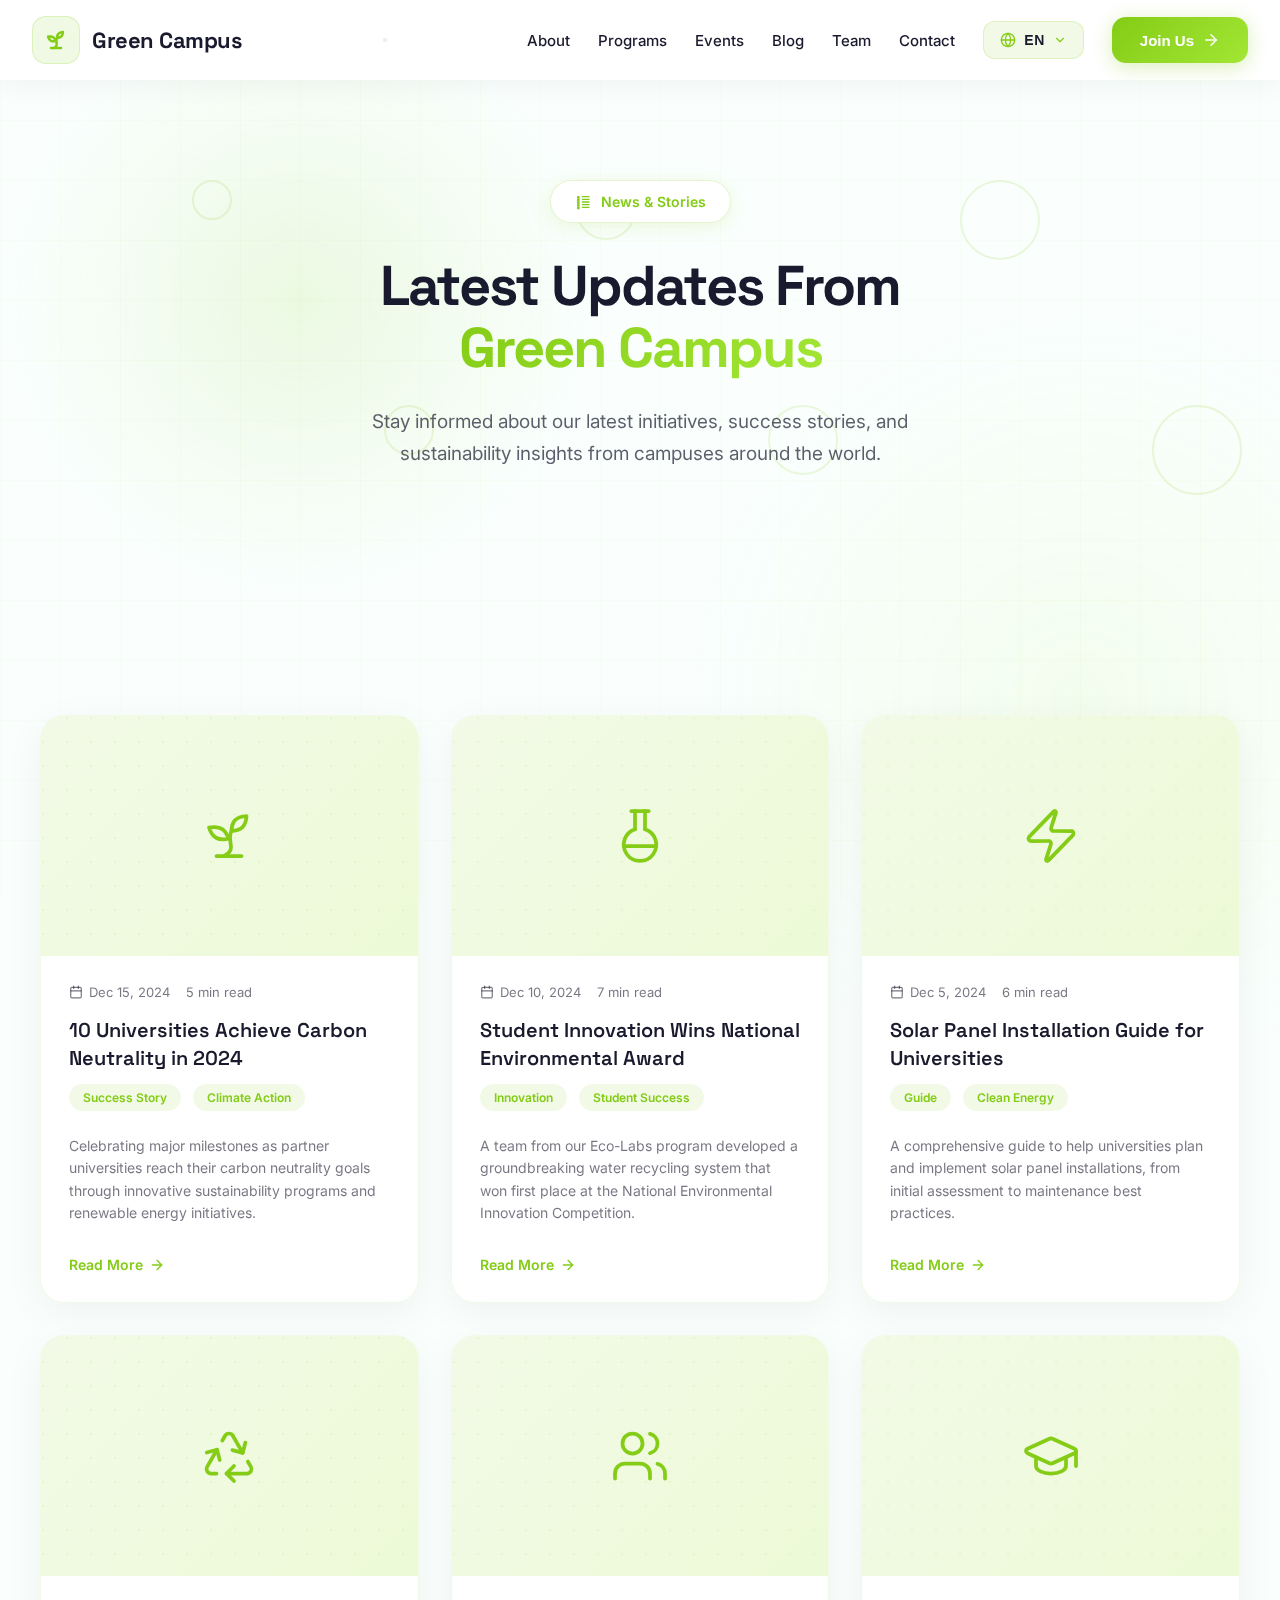
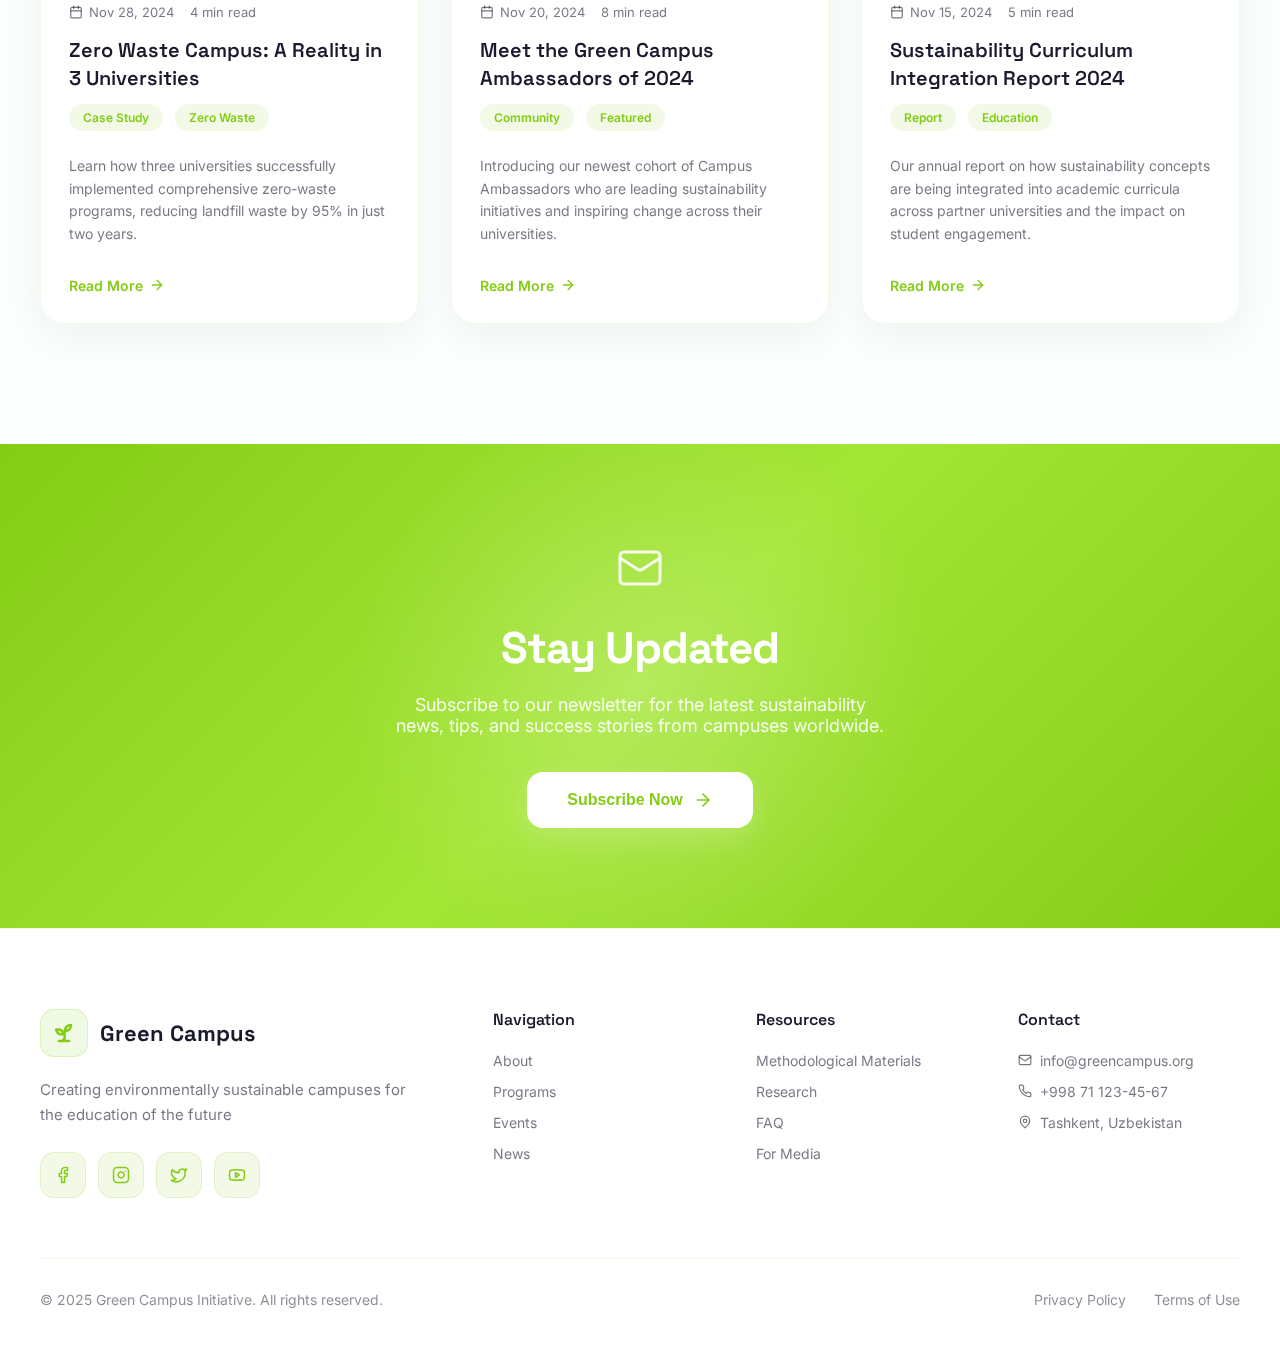
<file: blog.html>
<!DOCTYPE html>
<html lang="en">
<head>
    <meta charset="UTF-8">
    <meta name="viewport" content="width=device-width, initial-scale=1.0">
    <title>News & Blog - Green Campus Initiative</title>
    <link rel="stylesheet" href="style.css">
    <link rel="preconnect" href="https://fonts.googleapis.com">
    <link rel="preconnect" href="https://fonts.gstatic.com" crossorigin>
    <link href="https://fonts.googleapis.com/css2?family=Space+Grotesk:wght@400;500;600;700&family=Inter:wght@300;400;500;600;700&display=swap" rel="stylesheet">
    <style>
        .blog-grid {
            display: grid;
            grid-template-columns: repeat(auto-fill, minmax(350px, 1fr));
            gap: 32px;
        }
        .blog-card {
            background-color: #fff;
            border-radius: 24px;
            overflow: hidden;
            box-shadow: 0 10px 40px rgba(0, 0, 0, 0.05);
            border: 1px solid rgba(132, 204, 22, 0.1);
            transition: all 0.4s cubic-bezier(0.4, 0, 0.2, 1);
        }
        .blog-card:hover {
            transform: translateY(-10px);
            box-shadow: 0 30px 60px rgba(132, 204, 22, 0.15);
        }
        .blog-image {
            width: 100%;
            height: 240px;
            background: linear-gradient(135deg, rgba(132, 204, 22, 0.1) 0%, rgba(163, 230, 53, 0.2) 100%);
            display: flex;
            align-items: center;
            justify-content: center;
            position: relative;
            overflow: hidden;
        }
        .blog-image::before {
            content: '';
            position: absolute;
            top: 0;
            left: 0;
            right: 0;
            bottom: 0;
            background-image: radial-gradient(circle at 2px 2px, rgba(132, 204, 22, 0.1) 1px, transparent 0);
            background-size: 24px 24px;
        }
        .blog-content {
            padding: 28px;
        }
        .blog-meta {
            display: flex;
            align-items: center;
            gap: 16px;
            margin-bottom: 16px;
            font-size: 13px;
            color: rgba(26, 26, 46, 0.6);
        }
        .blog-meta-item {
            display: flex;
            align-items: center;
            gap: 6px;
        }
        .blog-title {
            font-family: 'Space Grotesk', sans-serif;
            font-size: 20px;
            font-weight: 600;
            color: #1a1a2e;
            margin-bottom: 12px;
            line-height: 1.4;
        }
        .blog-excerpt {
            font-size: 14px;
            color: rgba(26, 26, 46, 0.6);
            line-height: 1.6;
            margin-bottom: 20px;
        }
        .blog-tag {
            display: inline-block;
            background-color: rgba(132, 204, 22, 0.1);
            color: #84cc16;
            padding: 6px 14px;
            border-radius: 20px;
            font-size: 12px;
            font-weight: 600;
            margin-right: 8px;
            margin-bottom: 8px;
        }
        .read-more-link {
            display: inline-flex;
            align-items: center;
            gap: 6px;
            color: #84cc16;
            font-weight: 600;
            font-size: 14px;
            text-decoration: none;
            margin-top: 12px;
            transition: gap 0.3s;
        }
        .read-more-link:hover {
            gap: 12px;
        }
        @media (max-width: 768px) {
            .blog-grid {
                grid-template-columns: 1fr;
            }
        }
    </style>
</head>
<body>
    <div class="container">
        <div class="gradient-orb" id="gradientOrb"></div>
        <div class="gradient-orb-2"></div>
        <div class="grid-pattern"></div>

        <div class="floating-elements">
            <div class="floating-shape" style="left: 15%; top: 20%; animation-delay: 0s; width: 40px; height: 40px;"></div>
            <div class="floating-shape" style="left: 30%; top: 45%; animation-delay: 0.5s; width: 50px; height: 50px;"></div>
            <div class="floating-shape" style="left: 45%; top: 20%; animation-delay: 1s; width: 60px; height: 60px;"></div>
            <div class="floating-shape" style="left: 60%; top: 45%; animation-delay: 1.5s; width: 70px; height: 70px;"></div>
            <div class="floating-shape" style="left: 75%; top: 20%; animation-delay: 2s; width: 80px; height: 80px;"></div>
            <div class="floating-shape" style="left: 90%; top: 45%; animation-delay: 2.5s; width: 90px; height: 90px;"></div>
        </div>

        <nav class="nav scrolled" id="nav">
            <div class="nav-content">
                <div class="logo">
                    <a href="index.html" style="display: flex; align-items: center; gap: 12px; text-decoration: none;">
                        <div class="logo-icon-wrap">
                            <svg width="24" height="24" viewBox="0 0 24 24" fill="none" stroke="#84cc16" stroke-width="2.5" stroke-linecap="round" stroke-linejoin="round">
                                <path d="M7 20h10"/>
                                <path d="M10 20c5.5-2.5.8-6.4 3-10"/>
                                <path d="M9.5 9.4c1.1.8 1.8 2.2 2.3 3.7-2 .4-3.5.4-4.8-.3-1.2-.6-2.3-1.9-3-4.2 2.8-.5 4.4 0 5.5.8z"/>
                                <path d="M14.1 6a7 7 0 0 0-1.1 4c1.9-.1 3.3-.6 4.3-1.4 1-1 1.6-2.3 1.7-4.6-2.7.1-4 1-4.9 2z"/>
                            </svg>
                        </div>
                        <span class="logo-text">Green Campus</span>
                    </a>
                </div>

                <button class="mobile-menu-btn" id="mobileMenuBtn">
                    <span></span>
                    <span></span>
                    <span></span>
                </button>

                <div class="nav-links">
                    <a href="about.html" class="nav-link">About</a>
                    <a href="programs.html" class="nav-link">Programs</a>
                    <a href="events.html" class="nav-link">Events</a>
                    <a href="blog.html" class="nav-link">Blog</a>
                    <a href="team.html" class="nav-link">Team</a>
                    <a href="contact.html" class="nav-link">Contact</a>

                    <div class="lang-selector">
                        <button class="lang-btn" id="langBtn">
                            <svg width="16" height="16" viewBox="0 0 24 24" fill="none" stroke="#84cc16" stroke-width="2" stroke-linecap="round" stroke-linejoin="round">
                                <circle cx="12" cy="12" r="10"/>
                                <path d="M12 2a14.5 14.5 0 0 0 0 20 14.5 14.5 0 0 0 0-20"/>
                                <path d="M2 12h20"/>
                            </svg>
                            <span class="lang-btn-text" id="currentLang">EN</span>
                            <svg width="14" height="14" viewBox="0 0 24 24" fill="none" stroke="#84cc16" stroke-width="2" stroke-linecap="round" stroke-linejoin="round">
                                <path d="m6 9 6 6 6-6"/>
                            </svg>
                        </button>
                        <div class="lang-dropdown" id="langDropdown">
                            <button class="lang-option" data-lang="uz">
                                <span>🇺🇿</span>
                                <span>O'zbek</span>
                                <svg class="check-icon" width="16" height="16" viewBox="0 0 24 24" fill="none" stroke="#84cc16" stroke-width="2" stroke-linecap="round" stroke-linejoin="round">
                                    <path d="M20 6 9 17l-5-5"/>
                                </svg>
                            </button>
                            <button class="lang-option" data-lang="ru">
                                <span>🇷🇺</span>
                                <span>Русский</span>
                                <svg class="check-icon" width="16" height="16" viewBox="0 0 24 24" fill="none" stroke="#84cc16" stroke-width="2" stroke-linecap="round" stroke-linejoin="round">
                                    <path d="M20 6 9 17l-5-5"/>
                                </svg>
                            </button>
                            <button class="lang-option active" data-lang="en">
                                <span>🇬🇧</span>
                                <span>English</span>
                                <svg class="check-icon" width="16" height="16" viewBox="0 0 24 24" fill="none" stroke="#84cc16" stroke-width="2" stroke-linecap="round" stroke-linejoin="round">
                                    <path d="M20 6 9 17l-5-5"/>
                                </svg>
                            </button>
                        </div>
                    </div>

                    <button class="join-btn">
                        <span>Join Us</span>
                        <svg width="18" height="18" viewBox="0 0 24 24" fill="none" stroke="currentColor" stroke-width="2" stroke-linecap="round" stroke-linejoin="round">
                            <path d="M5 12h14"/>
                            <path d="m12 5 7 7-7 7"/>
                        </svg>
                    </button>
                </div>
            </div>
        </nav>

        <section class="hero" style="min-height: 60vh; padding: 180px 32px 80px;">
            <div class="hero-content">
                <div class="hero-tag">
                    <svg width="16" height="16" viewBox="0 0 24 24" fill="none" stroke="#84cc16" stroke-width="2" stroke-linecap="round" stroke-linejoin="round">
                        <path d="M11 4h10"/>
                        <path d="M11 8h10"/>
                        <path d="M11 12h10"/>
                        <path d="M11 16h10"/>
                        <path d="M11 20h10"/>
                        <path d="M4 4h2v2H4z"/>
                        <path d="M4 8h2v2H4z"/>
                        <path d="M4 12h2v2H4z"/>
                        <path d="M4 16h2v2H4z"/>
                        <path d="M4 20h2v2H4z"/>
                    </svg>
                    <span>News & Stories</span>
                </div>
                <h1 class="hero-title" style="font-size: clamp(36px, 5vw, 56px);">
                    <span>Latest Updates From</span><br>
                    <span class="hero-highlight">Green Campus</span>
                </h1>
                <p class="hero-subtitle">Stay informed about our latest initiatives, success stories, and sustainability insights from campuses around the world.</p>
            </div>
        </section>

        <section class="about-section">
            <div class="section-content">
                <div class="blog-grid">
                    <div class="blog-card">
                        <div class="blog-image">
                            <svg width="60" height="60" viewBox="0 0 24 24" fill="none" stroke="#84cc16" stroke-width="1.5" stroke-linecap="round" stroke-linejoin="round">
                                <path d="M7 20h10"/>
                                <path d="M10 20c5.5-2.5.8-6.4 3-10"/>
                                <path d="M9.5 9.4c1.1.8 1.8 2.2 2.3 3.7-2 .4-3.5.4-4.8-.3-1.2-.6-2.3-1.9-3-4.2 2.8-.5 4.4 0 5.5.8z"/>
                                <path d="M14.1 6a7 7 0 0 0-1.1 4c1.9-.1 3.3-.6 4.3-1.4 1-1 1.6-2.3 1.7-4.6-2.7.1-4 1-4.9 2z"/>
                            </svg>
                        </div>
                        <div class="blog-content">
                            <div class="blog-meta">
                                <div class="blog-meta-item">
                                    <svg width="14" height="14" viewBox="0 0 24 24" fill="none" stroke="currentColor" stroke-width="2" stroke-linecap="round" stroke-linejoin="round">
                                        <path d="M8 2v4"/>
                                        <path d="M16 2v4"/>
                                        <rect width="18" height="18" x="3" y="4" rx="2"/>
                                        <path d="M3 10h18"/>
                                    </svg>
                                    Dec 15, 2024
                                </div>
                                <div class="blog-meta-item">5 min read</div>
                            </div>
                            <h3 class="blog-title">10 Universities Achieve Carbon Neutrality in 2024</h3>
                            <div style="margin-bottom: 16px;">
                                <span class="blog-tag">Success Story</span>
                                <span class="blog-tag">Climate Action</span>
                            </div>
                            <p class="blog-excerpt">Celebrating major milestones as partner universities reach their carbon neutrality goals through innovative sustainability programs and renewable energy initiatives.</p>
                            <a href="#" class="read-more-link">
                                Read More
                                <svg width="16" height="16" viewBox="0 0 24 24" fill="none" stroke="currentColor" stroke-width="2" stroke-linecap="round" stroke-linejoin="round">
                                    <path d="M5 12h14"/>
                                    <path d="m12 5 7 7-7 7"/>
                                </svg>
                            </a>
                        </div>
                    </div>

                    <div class="blog-card">
                        <div class="blog-image">
                            <svg width="60" height="60" viewBox="0 0 24 24" fill="none" stroke="#84cc16" stroke-width="1.5" stroke-linecap="round" stroke-linejoin="round">
                                <path d="M10 2v7.31"/>
                                <path d="M14 9.3V1.99"/>
                                <path d="M8.5 2h7"/>
                                <path d="M14 9.3a6.5 6.5 0 1 1-4 0"/>
                                <path d="M5.52 16h12.96"/>
                            </svg>
                        </div>
                        <div class="blog-content">
                            <div class="blog-meta">
                                <div class="blog-meta-item">
                                    <svg width="14" height="14" viewBox="0 0 24 24" fill="none" stroke="currentColor" stroke-width="2" stroke-linecap="round" stroke-linejoin="round">
                                        <path d="M8 2v4"/>
                                        <path d="M16 2v4"/>
                                        <rect width="18" height="18" x="3" y="4" rx="2"/>
                                        <path d="M3 10h18"/>
                                    </svg>
                                    Dec 10, 2024
                                </div>
                                <div class="blog-meta-item">7 min read</div>
                            </div>
                            <h3 class="blog-title">Student Innovation Wins National Environmental Award</h3>
                            <div style="margin-bottom: 16px;">
                                <span class="blog-tag">Innovation</span>
                                <span class="blog-tag">Student Success</span>
                            </div>
                            <p class="blog-excerpt">A team from our Eco-Labs program developed a groundbreaking water recycling system that won first place at the National Environmental Innovation Competition.</p>
                            <a href="#" class="read-more-link">
                                Read More
                                <svg width="16" height="16" viewBox="0 0 24 24" fill="none" stroke="currentColor" stroke-width="2" stroke-linecap="round" stroke-linejoin="round">
                                    <path d="M5 12h14"/>
                                    <path d="m12 5 7 7-7 7"/>
                                </svg>
                            </a>
                        </div>
                    </div>

                    <div class="blog-card">
                        <div class="blog-image">
                            <svg width="60" height="60" viewBox="0 0 24 24" fill="none" stroke="#84cc16" stroke-width="1.5" stroke-linecap="round" stroke-linejoin="round">
                                <path d="M4 14a1 1 0 0 1-.78-1.63l9.9-10.2a.5.5 0 0 1 .86.46l-1.92 6.02A1 1 0 0 0 13 10h7a1 1 0 0 1 .78 1.63l-9.9 10.2a.5.5 0 0 1-.86-.46l1.92-6.02A1 1 0 0 0 11 14z"/>
                            </svg>
                        </div>
                        <div class="blog-content">
                            <div class="blog-meta">
                                <div class="blog-meta-item">
                                    <svg width="14" height="14" viewBox="0 0 24 24" fill="none" stroke="currentColor" stroke-width="2" stroke-linecap="round" stroke-linejoin="round">
                                        <path d="M8 2v4"/>
                                        <path d="M16 2v4"/>
                                        <rect width="18" height="18" x="3" y="4" rx="2"/>
                                        <path d="M3 10h18"/>
                                    </svg>
                                    Dec 5, 2024
                                </div>
                                <div class="blog-meta-item">6 min read</div>
                            </div>
                            <h3 class="blog-title">Solar Panel Installation Guide for Universities</h3>
                            <div style="margin-bottom: 16px;">
                                <span class="blog-tag">Guide</span>
                                <span class="blog-tag">Clean Energy</span>
                            </div>
                            <p class="blog-excerpt">A comprehensive guide to help universities plan and implement solar panel installations, from initial assessment to maintenance best practices.</p>
                            <a href="#" class="read-more-link">
                                Read More
                                <svg width="16" height="16" viewBox="0 0 24 24" fill="none" stroke="currentColor" stroke-width="2" stroke-linecap="round" stroke-linejoin="round">
                                    <path d="M5 12h14"/>
                                    <path d="m12 5 7 7-7 7"/>
                                </svg>
                            </a>
                        </div>
                    </div>

                    <div class="blog-card">
                        <div class="blog-image">
                            <svg width="60" height="60" viewBox="0 0 24 24" fill="none" stroke="#84cc16" stroke-width="1.5" stroke-linecap="round" stroke-linejoin="round">
                                <path d="M7 19H4.815a1.83 1.83 0 0 1-1.57-.881 1.785 1.785 0 0 1-.004-1.784L7.196 9.5"/>
                                <path d="M11 19h8.203a1.83 1.83 0 0 0 1.556-.89 1.784 1.784 0 0 0 0-1.775l-1.226-2.12"/>
                                <path d="m14 16-3 3 3 3"/>
                                <path d="M8.293 13.596 7.196 9.5 3.1 10.598"/>
                                <path d="m9.344 5.811 1.093-1.892A1.83 1.83 0 0 1 11.985 3a1.784 1.784 0 0 1 1.546.888l3.943 6.843"/>
                                <path d="m13.378 9.633 4.096 1.098 1.097-4.096"/>
                            </svg>
                        </div>
                        <div class="blog-content">
                            <div class="blog-meta">
                                <div class="blog-meta-item">
                                    <svg width="14" height="14" viewBox="0 0 24 24" fill="none" stroke="currentColor" stroke-width="2" stroke-linecap="round" stroke-linejoin="round">
                                        <path d="M8 2v4"/>
                                        <path d="M16 2v4"/>
                                        <rect width="18" height="18" x="3" y="4" rx="2"/>
                                        <path d="M3 10h18"/>
                                    </svg>
                                    Nov 28, 2024
                                </div>
                                <div class="blog-meta-item">4 min read</div>
                            </div>
                            <h3 class="blog-title">Zero Waste Campus: A Reality in 3 Universities</h3>
                            <div style="margin-bottom: 16px;">
                                <span class="blog-tag">Case Study</span>
                                <span class="blog-tag">Zero Waste</span>
                            </div>
                            <p class="blog-excerpt">Learn how three universities successfully implemented comprehensive zero-waste programs, reducing landfill waste by 95% in just two years.</p>
                            <a href="#" class="read-more-link">
                                Read More
                                <svg width="16" height="16" viewBox="0 0 24 24" fill="none" stroke="currentColor" stroke-width="2" stroke-linecap="round" stroke-linejoin="round">
                                    <path d="M5 12h14"/>
                                    <path d="m12 5 7 7-7 7"/>
                                </svg>
                            </a>
                        </div>
                    </div>

                    <div class="blog-card">
                        <div class="blog-image">
                            <svg width="60" height="60" viewBox="0 0 24 24" fill="none" stroke="#84cc16" stroke-width="1.5" stroke-linecap="round" stroke-linejoin="round">
                                <path d="M16 21v-2a4 4 0 0 0-4-4H6a4 4 0 0 0-4 4v2"/>
                                <circle cx="9" cy="7" r="4"/>
                                <path d="M22 21v-2a4 4 0 0 0-3-3.87"/>
                                <path d="M16 3.13a4 4 0 0 1 0 7.75"/>
                            </svg>
                        </div>
                        <div class="blog-content">
                            <div class="blog-meta">
                                <div class="blog-meta-item">
                                    <svg width="14" height="14" viewBox="0 0 24 24" fill="none" stroke="currentColor" stroke-width="2" stroke-linecap="round" stroke-linejoin="round">
                                        <path d="M8 2v4"/>
                                        <path d="M16 2v4"/>
                                        <rect width="18" height="18" x="3" y="4" rx="2"/>
                                        <path d="M3 10h18"/>
                                    </svg>
                                    Nov 20, 2024
                                </div>
                                <div class="blog-meta-item">8 min read</div>
                            </div>
                            <h3 class="blog-title">Meet the Green Campus Ambassadors of 2024</h3>
                            <div style="margin-bottom: 16px;">
                                <span class="blog-tag">Community</span>
                                <span class="blog-tag">Featured</span>
                            </div>
                            <p class="blog-excerpt">Introducing our newest cohort of Campus Ambassadors who are leading sustainability initiatives and inspiring change across their universities.</p>
                            <a href="#" class="read-more-link">
                                Read More
                                <svg width="16" height="16" viewBox="0 0 24 24" fill="none" stroke="currentColor" stroke-width="2" stroke-linecap="round" stroke-linejoin="round">
                                    <path d="M5 12h14"/>
                                    <path d="m12 5 7 7-7 7"/>
                                </svg>
                            </a>
                        </div>
                    </div>

                    <div class="blog-card">
                        <div class="blog-image">
                            <svg width="60" height="60" viewBox="0 0 24 24" fill="none" stroke="#84cc16" stroke-width="1.5" stroke-linecap="round" stroke-linejoin="round">
                                <path d="M21.42 10.922a1 1 0 0 0-.019-1.838L12.83 5.18a2 2 0 0 0-1.66 0L2.6 9.08a1 1 0 0 0 0 1.832l8.57 3.908a2 2 0 0 0 1.66 0z"/>
                                <path d="M22 10v6"/>
                                <path d="M6 12.5V16a6 3 0 0 0 12 0v-3.5"/>
                            </svg>
                        </div>
                        <div class="blog-content">
                            <div class="blog-meta">
                                <div class="blog-meta-item">
                                    <svg width="14" height="14" viewBox="0 0 24 24" fill="none" stroke="currentColor" stroke-width="2" stroke-linecap="round" stroke-linejoin="round">
                                        <path d="M8 2v4"/>
                                        <path d="M16 2v4"/>
                                        <rect width="18" height="18" x="3" y="4" rx="2"/>
                                        <path d="M3 10h18"/>
                                    </svg>
                                    Nov 15, 2024
                                </div>
                                <div class="blog-meta-item">5 min read</div>
                            </div>
                            <h3 class="blog-title">Sustainability Curriculum Integration Report 2024</h3>
                            <div style="margin-bottom: 16px;">
                                <span class="blog-tag">Report</span>
                                <span class="blog-tag">Education</span>
                            </div>
                            <p class="blog-excerpt">Our annual report on how sustainability concepts are being integrated into academic curricula across partner universities and the impact on student engagement.</p>
                            <a href="#" class="read-more-link">
                                Read More
                                <svg width="16" height="16" viewBox="0 0 24 24" fill="none" stroke="currentColor" stroke-width="2" stroke-linecap="round" stroke-linejoin="round">
                                    <path d="M5 12h14"/>
                                    <path d="m12 5 7 7-7 7"/>
                                </svg>
                            </a>
                        </div>
                    </div>
                </div>
            </div>
        </section>

        <section class="cta-section">
            <div class="cta-glow"></div>
            <div class="cta-content">
                <svg width="48" height="48" viewBox="0 0 24 24" fill="none" stroke="rgba(255,255,255,0.9)" stroke-width="1.5" stroke-linecap="round" stroke-linejoin="round" style="margin-bottom: 24px;">
                    <rect width="20" height="16" x="2" y="4" rx="2"/>
                    <path d="m22 7-8.97 5.7a1.94 1.94 0 0 1-2.06 0L2 7"/>
                </svg>
                <h2 class="cta-title">Stay Updated</h2>
                <p class="cta-text">Subscribe to our newsletter for the latest sustainability news, tips, and success stories from campuses worldwide.</p>
                <div class="cta-buttons">
                    <button class="cta-primary-btn">
                        <span>Subscribe Now</span>
                        <svg width="20" height="20" viewBox="0 0 24 24" fill="none" stroke="currentColor" stroke-width="2" stroke-linecap="round" stroke-linejoin="round">
                            <path d="M5 12h14"/>
                            <path d="m12 5 7 7-7 7"/>
                        </svg>
                    </button>
                </div>
            </div>
        </section>

        <footer class="footer">
            <div class="footer-content">
                <div class="footer-main">
                    <div class="footer-brand">
                        <div class="footer-logo">
                            <div class="logo-icon-wrap">
                                <svg width="24" height="24" viewBox="0 0 24 24" fill="none" stroke="#84cc16" stroke-width="2.5" stroke-linecap="round" stroke-linejoin="round">
                                    <path d="M7 20h10"/>
                                    <path d="M10 20c5.5-2.5.8-6.4 3-10"/>
                                    <path d="M9.5 9.4c1.1.8 1.8 2.2 2.3 3.7-2 .4-3.5.4-4.8-.3-1.2-.6-2.3-1.9-3-4.2 2.8-.5 4.4 0 5.5.8z"/>
                                    <path d="M14.1 6a7 7 0 0 0-1.1 4c1.9-.1 3.3-.6 4.3-1.4 1-1 1.6-2.3 1.7-4.6-2.7.1-4 1-4.9 2z"/>
                                </svg>
                            </div>
                            <span class="footer-logo-text">Green Campus</span>
                        </div>
                        <p class="footer-desc">Creating environmentally sustainable campuses for the education of the future</p>
                        <div class="footer-socials">
                            <div class="footer-social-icon">
                                <svg width="18" height="18" viewBox="0 0 24 24" fill="none" stroke="#84cc16" stroke-width="2" stroke-linecap="round" stroke-linejoin="round">
                                    <path d="M18 2h-3a5 5 0 0 0-5 5v3H7v4h3v8h4v-8h3l1-4h-4V7a1 1 0 0 1 1-1h3z"/>
                                </svg>
                            </div>
                            <div class="footer-social-icon">
                                <svg width="18" height="18" viewBox="0 0 24 24" fill="none" stroke="#84cc16" stroke-width="2" stroke-linecap="round" stroke-linejoin="round">
                                    <rect width="20" height="20" x="2" y="2" rx="5" ry="5"/>
                                    <path d="M16 11.37A4 4 0 1 1 12.63 8 4 4 0 0 1 16 11.37z"/>
                                    <line x1="17.5" x2="17.51" y1="6.5" y2="6.5"/>
                                </svg>
                            </div>
                            <div class="footer-social-icon">
                                <svg width="18" height="18" viewBox="0 0 24 24" fill="none" stroke="#84cc16" stroke-width="2" stroke-linecap="round" stroke-linejoin="round">
                                    <path d="M22 4s-.7 2.1-2 3.4c1.6 10-9.4 17.3-18 11.6 2.2.1 4.4-.6 6-2C3 15.5.5 9.6 3 5c2.2 2.6 5.6 4.1 9 4-.9-4.2 4-6.6 7-3.8 1.1 0 3-1.2 3-1.2z"/>
                                </svg>
                            </div>
                            <div class="footer-social-icon">
                                <svg width="18" height="18" viewBox="0 0 24 24" fill="none" stroke="#84cc16" stroke-width="2" stroke-linecap="round" stroke-linejoin="round">
                                    <path d="M2.5 17a24.12 24.12 0 0 1 0-10 2 2 0 0 1 1.4-1.4 49.56 49.56 0 0 1 16.2 0A2 2 0 0 1 21.5 7a24.12 24.12 0 0 1 0 10 2 2 0 0 1-1.4 1.4 49.55 49.55 0 0 1-16.2 0A2 2 0 0 1 2.5 17"/>
                                    <path d="m10 15 5-3-5-3z"/>
                                </svg>
                            </div>
                        </div>
                    </div>
                    <div class="footer-links">
                        <div class="footer-column">
                            <h4 class="footer-col-title">Navigation</h4>
                            <a href="about.html" class="footer-link">About</a>
                            <a href="programs.html" class="footer-link">Programs</a>
                            <a href="events.html" class="footer-link">Events</a>
                            <a href="blog.html" class="footer-link">News</a>
                        </div>
                        <div class="footer-column">
                            <h4 class="footer-col-title">Resources</h4>
                            <a href="#" class="footer-link">Methodological Materials</a>
                            <a href="#" class="footer-link">Research</a>
                            <a href="#" class="footer-link">FAQ</a>
                            <a href="#" class="footer-link">For Media</a>
                        </div>
                        <div class="footer-column">
                            <h4 class="footer-col-title">Contact</h4>
                            <p class="footer-contact">
                                <svg width="14" height="14" viewBox="0 0 24 24" fill="none" stroke="currentColor" stroke-width="2" stroke-linecap="round" stroke-linejoin="round" style="margin-right: 8px;">
                                    <rect width="20" height="16" x="2" y="4" rx="2"/>
                                    <path d="m22 7-8.97 5.7a1.94 1.94 0 0 1-2.06 0L2 7"/>
                                </svg>
                                info@greencampus.org
                            </p>
                            <p class="footer-contact">
                                <svg width="14" height="14" viewBox="0 0 24 24" fill="none" stroke="currentColor" stroke-width="2" stroke-linecap="round" stroke-linejoin="round" style="margin-right: 8px;">
                                    <path d="M22 16.92v3a2 2 0 0 1-2.18 2 19.79 19.79 0 0 1-8.63-3.07 19.5 19.5 0 0 1-6-6 19.79 19.79 0 0 1-3.07-8.67A2 2 0 0 1 4.11 2h3a2 2 0 0 1 2 1.72 12.84 12.84 0 0 0 .7 2.81 2 2 0 0 1-.45 2.11L8.09 9.91a16 16 0 0 0 6 6l1.27-1.27a2 2 0 0 1 2.11-.45 12.84 12.84 0 0 0 2.81.7A2 2 0 0 1 22 16.92z"/>
                                </svg>
                                +998 71 123-45-67
                            </p>
                            <p class="footer-contact">
                                <svg width="14" height="14" viewBox="0 0 24 24" fill="none" stroke="currentColor" stroke-width="2" stroke-linecap="round" stroke-linejoin="round" style="margin-right: 8px;">
                                    <path d="M20 10c0 6-8 12-8 12s-8-6-8-12a8 8 0 0 1 16 0Z"/>
                                    <circle cx="12" cy="10" r="3"/>
                                </svg>
                                Tashkent, Uzbekistan
                            </p>
                        </div>
                    </div>
                </div>
                <div class="footer-bottom">
                    <p class="copyright">© 2025 Green Campus Initiative. All rights reserved.</p>
                    <div class="footer-legal">
                        <a href="#" class="legal-link">Privacy Policy</a>
                        <a href="#" class="legal-link">Terms of Use</a>
                    </div>
                </div>
            </div>
        </footer>
    </div>

    <script src="script.js"></script>
</body>
</html>
</file>
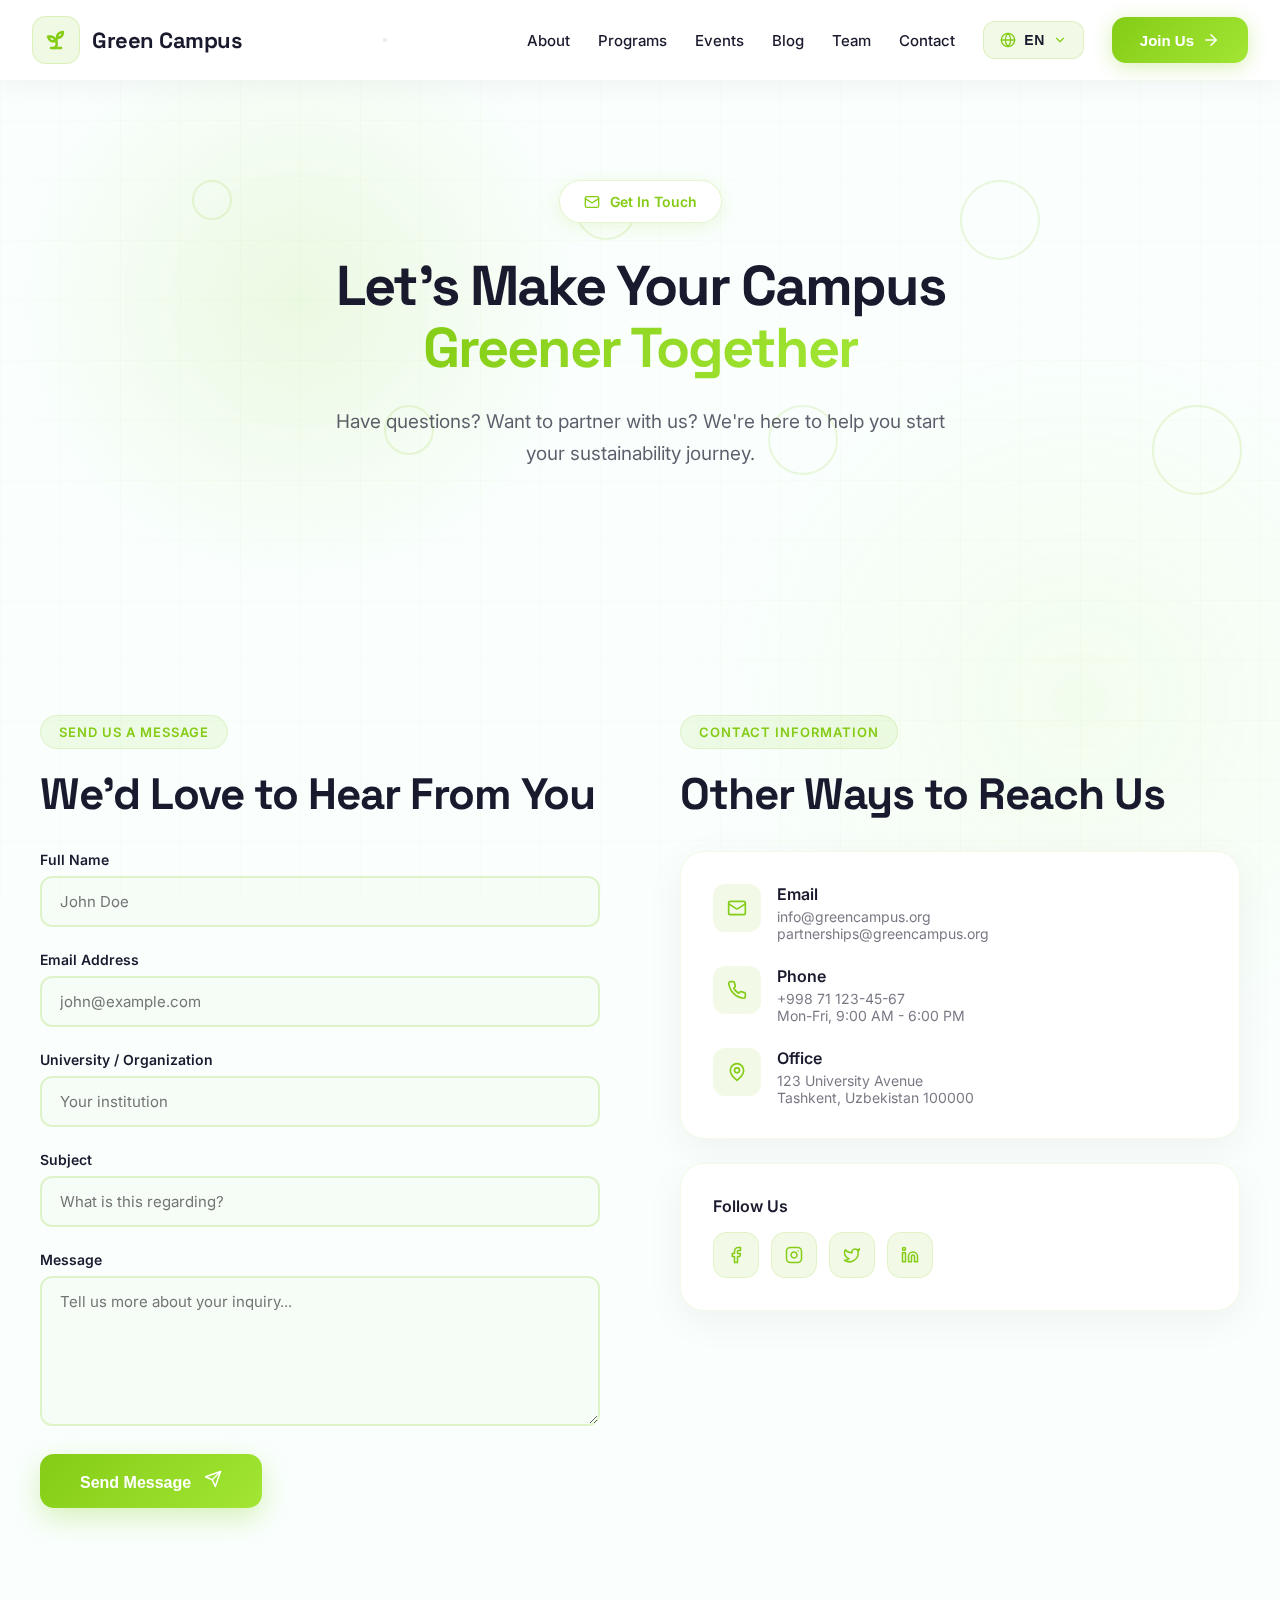
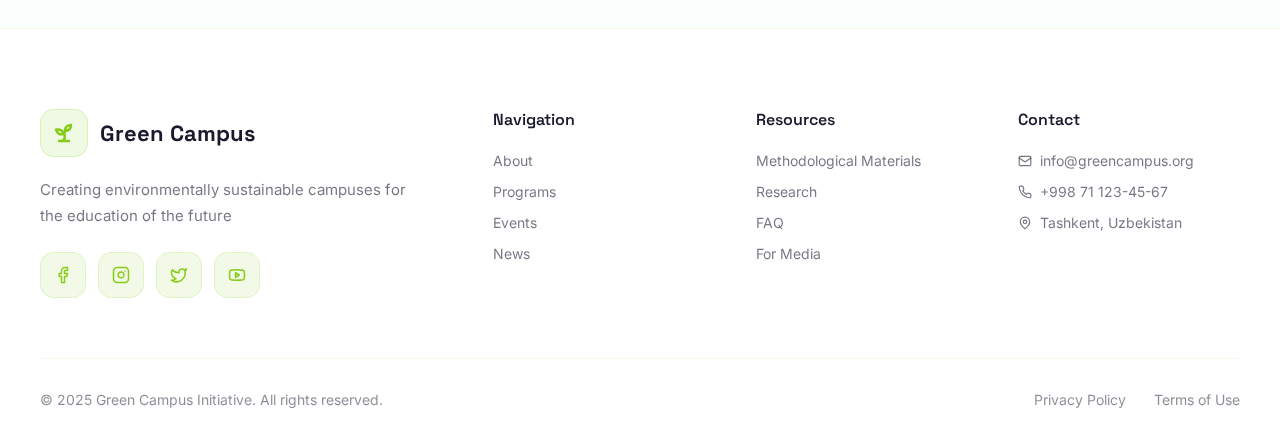
<file: contact.html>
<!DOCTYPE html>
<html lang="en">
<head>
    <meta charset="UTF-8">
    <meta name="viewport" content="width=device-width, initial-scale=1.0">
    <title>Contact Us - Green Campus Initiative</title>
    <link rel="stylesheet" href="style.css">
    <link rel="preconnect" href="https://fonts.googleapis.com">
    <link rel="preconnect" href="https://fonts.gstatic.com" crossorigin>
    <link href="https://fonts.googleapis.com/css2?family=Space+Grotesk:wght@400;500;600;700&family=Inter:wght@300;400;500;600;700&display=swap" rel="stylesheet">
    <style>
        .contact-form-section {
            padding: 120px 32px;
            position: relative;
            z-index: 1;
        }
        .contact-grid {
            display: grid;
            grid-template-columns: 1fr 1fr;
            gap: 80px;
            align-items: start;
        }
        .form-group {
            margin-bottom: 24px;
        }
        .form-label {
            display: block;
            font-size: 14px;
            font-weight: 600;
            color: #1a1a2e;
            margin-bottom: 8px;
        }
        .form-input, .form-textarea {
            width: 100%;
            padding: 14px 18px;
            border: 2px solid rgba(132, 204, 22, 0.2);
            border-radius: 12px;
            font-size: 15px;
            font-family: 'Inter', sans-serif;
            background-color: rgba(132, 204, 22, 0.03);
            transition: all 0.3s;
        }
        .form-input:focus, .form-textarea:focus {
            outline: none;
            border-color: #84cc16;
            background-color: #fff;
        }
        .form-textarea {
            min-height: 150px;
            resize: vertical;
        }
        .submit-btn {
            background: linear-gradient(135deg, #84cc16 0%, #a3e635 100%);
            color: #fff;
            border: none;
            padding: 16px 40px;
            border-radius: 14px;
            font-size: 16px;
            font-weight: 600;
            cursor: pointer;
            transition: all 0.3s;
            box-shadow: 0 10px 30px rgba(132, 204, 22, 0.3);
        }
        .submit-btn:hover {
            transform: translateY(-2px);
            box-shadow: 0 15px 40px rgba(132, 204, 22, 0.4);
        }
        .contact-info-card {
            background-color: #fff;
            padding: 32px;
            border-radius: 24px;
            box-shadow: 0 10px 40px rgba(0, 0, 0, 0.05);
            border: 1px solid rgba(132, 204, 22, 0.1);
            margin-bottom: 24px;
        }
        .contact-info-item {
            display: flex;
            align-items: flex-start;
            gap: 16px;
            margin-bottom: 24px;
        }
        .contact-info-item:last-child {
            margin-bottom: 0;
        }
        .contact-icon-wrap {
            width: 48px;
            height: 48px;
            background-color: rgba(132, 204, 22, 0.1);
            border-radius: 12px;
            display: flex;
            align-items: center;
            justify-content: center;
            flex-shrink: 0;
        }
        .contact-info-text h4 {
            font-size: 16px;
            font-weight: 600;
            color: #1a1a2e;
            margin-bottom: 4px;
        }
        .contact-info-text p {
            font-size: 14px;
            color: rgba(26, 26, 46, 0.6);
        }
        @media (max-width: 992px) {
            .contact-grid {
                grid-template-columns: 1fr;
                gap: 48px;
            }
        }
    </style>
</head>
<body>
    <div class="container">
        <div class="gradient-orb" id="gradientOrb"></div>
        <div class="gradient-orb-2"></div>
        <div class="grid-pattern"></div>

        <div class="floating-elements">
            <div class="floating-shape" style="left: 15%; top: 20%; animation-delay: 0s; width: 40px; height: 40px;"></div>
            <div class="floating-shape" style="left: 30%; top: 45%; animation-delay: 0.5s; width: 50px; height: 50px;"></div>
            <div class="floating-shape" style="left: 45%; top: 20%; animation-delay: 1s; width: 60px; height: 60px;"></div>
            <div class="floating-shape" style="left: 60%; top: 45%; animation-delay: 1.5s; width: 70px; height: 70px;"></div>
            <div class="floating-shape" style="left: 75%; top: 20%; animation-delay: 2s; width: 80px; height: 80px;"></div>
            <div class="floating-shape" style="left: 90%; top: 45%; animation-delay: 2.5s; width: 90px; height: 90px;"></div>
        </div>

        <nav class="nav scrolled" id="nav">
            <div class="nav-content">
                <div class="logo">
                    <a href="index.html" style="display: flex; align-items: center; gap: 12px; text-decoration: none;">
                        <div class="logo-icon-wrap">
                            <svg width="24" height="24" viewBox="0 0 24 24" fill="none" stroke="#84cc16" stroke-width="2.5" stroke-linecap="round" stroke-linejoin="round">
                                <path d="M7 20h10"/>
                                <path d="M10 20c5.5-2.5.8-6.4 3-10"/>
                                <path d="M9.5 9.4c1.1.8 1.8 2.2 2.3 3.7-2 .4-3.5.4-4.8-.3-1.2-.6-2.3-1.9-3-4.2 2.8-.5 4.4 0 5.5.8z"/>
                                <path d="M14.1 6a7 7 0 0 0-1.1 4c1.9-.1 3.3-.6 4.3-1.4 1-1 1.6-2.3 1.7-4.6-2.7.1-4 1-4.9 2z"/>
                            </svg>
                        </div>
                        <span class="logo-text">Green Campus</span>
                    </a>
                </div>

                <button class="mobile-menu-btn" id="mobileMenuBtn">
                    <span></span>
                    <span></span>
                    <span></span>
                </button>

                <div class="nav-links">
                    <a href="about.html" class="nav-link">About</a>
                    <a href="programs.html" class="nav-link">Programs</a>
                    <a href="events.html" class="nav-link">Events</a>
                    <a href="blog.html" class="nav-link">Blog</a>
                    <a href="team.html" class="nav-link">Team</a>
                    <a href="contact.html" class="nav-link">Contact</a>

                    <div class="lang-selector">
                        <button class="lang-btn" id="langBtn">
                            <svg width="16" height="16" viewBox="0 0 24 24" fill="none" stroke="#84cc16" stroke-width="2" stroke-linecap="round" stroke-linejoin="round">
                                <circle cx="12" cy="12" r="10"/>
                                <path d="M12 2a14.5 14.5 0 0 0 0 20 14.5 14.5 0 0 0 0-20"/>
                                <path d="M2 12h20"/>
                            </svg>
                            <span class="lang-btn-text" id="currentLang">EN</span>
                            <svg width="14" height="14" viewBox="0 0 24 24" fill="none" stroke="#84cc16" stroke-width="2" stroke-linecap="round" stroke-linejoin="round">
                                <path d="m6 9 6 6 6-6"/>
                            </svg>
                        </button>
                        <div class="lang-dropdown" id="langDropdown">
                            <button class="lang-option" data-lang="uz">
                                <span>🇺🇿</span>
                                <span>O'zbek</span>
                                <svg class="check-icon" width="16" height="16" viewBox="0 0 24 24" fill="none" stroke="#84cc16" stroke-width="2" stroke-linecap="round" stroke-linejoin="round">
                                    <path d="M20 6 9 17l-5-5"/>
                                </svg>
                            </button>
                            <button class="lang-option" data-lang="ru">
                                <span>🇷🇺</span>
                                <span>Русский</span>
                                <svg class="check-icon" width="16" height="16" viewBox="0 0 24 24" fill="none" stroke="#84cc16" stroke-width="2" stroke-linecap="round" stroke-linejoin="round">
                                    <path d="M20 6 9 17l-5-5"/>
                                </svg>
                            </button>
                            <button class="lang-option active" data-lang="en">
                                <span>🇬🇧</span>
                                <span>English</span>
                                <svg class="check-icon" width="16" height="16" viewBox="0 0 24 24" fill="none" stroke="#84cc16" stroke-width="2" stroke-linecap="round" stroke-linejoin="round">
                                    <path d="M20 6 9 17l-5-5"/>
                                </svg>
                            </button>
                        </div>
                    </div>

                    <button class="join-btn">
                        <span>Join Us</span>
                        <svg width="18" height="18" viewBox="0 0 24 24" fill="none" stroke="currentColor" stroke-width="2" stroke-linecap="round" stroke-linejoin="round">
                            <path d="M5 12h14"/>
                            <path d="m12 5 7 7-7 7"/>
                        </svg>
                    </button>
                </div>
            </div>
        </nav>

        <section class="hero" style="min-height: 60vh; padding: 180px 32px 80px;">
            <div class="hero-content">
                <div class="hero-tag">
                    <svg width="16" height="16" viewBox="0 0 24 24" fill="none" stroke="#84cc16" stroke-width="2" stroke-linecap="round" stroke-linejoin="round">
                        <rect width="20" height="16" x="2" y="4" rx="2"/>
                        <path d="m22 7-8.97 5.7a1.94 1.94 0 0 1-2.06 0L2 7"/>
                    </svg>
                    <span>Get In Touch</span>
                </div>
                <h1 class="hero-title" style="font-size: clamp(36px, 5vw, 56px);">
                    <span>Let's Make Your Campus</span><br>
                    <span class="hero-highlight">Greener Together</span>
                </h1>
                <p class="hero-subtitle">Have questions? Want to partner with us? We're here to help you start your sustainability journey.</p>
            </div>
        </section>

        <section class="contact-form-section">
            <div class="section-content">
                <div class="contact-grid">
                    <div>
                        <span class="section-tag">Send Us a Message</span>
                        <h2 class="section-title" style="margin-bottom: 32px;">We'd Love to Hear From You</h2>
                        <form>
                            <div class="form-group">
                                <label class="form-label">Full Name</label>
                                <input type="text" class="form-input" placeholder="John Doe" required>
                            </div>
                            <div class="form-group">
                                <label class="form-label">Email Address</label>
                                <input type="email" class="form-input" placeholder="john@example.com" required>
                            </div>
                            <div class="form-group">
                                <label class="form-label">University / Organization</label>
                                <input type="text" class="form-input" placeholder="Your institution">
                            </div>
                            <div class="form-group">
                                <label class="form-label">Subject</label>
                                <input type="text" class="form-input" placeholder="What is this regarding?" required>
                            </div>
                            <div class="form-group">
                                <label class="form-label">Message</label>
                                <textarea class="form-textarea" placeholder="Tell us more about your inquiry..." required></textarea>
                            </div>
                            <button type="submit" class="submit-btn">
                                Send Message
                                <svg width="18" height="18" viewBox="0 0 24 24" fill="none" stroke="currentColor" stroke-width="2" stroke-linecap="round" stroke-linejoin="round" style="margin-left: 8px;">
                                    <path d="m22 2-7 20-4-9-9-4Z"/>
                                    <path d="M22 2 11 13"/>
                                </svg>
                            </button>
                        </form>
                    </div>

                    <div>
                        <span class="section-tag">Contact Information</span>
                        <h2 class="section-title" style="margin-bottom: 32px;">Other Ways to Reach Us</h2>
                        
                        <div class="contact-info-card">
                            <div class="contact-info-item">
                                <div class="contact-icon-wrap">
                                    <svg width="20" height="20" viewBox="0 0 24 24" fill="none" stroke="#84cc16" stroke-width="2" stroke-linecap="round" stroke-linejoin="round">
                                        <rect width="20" height="16" x="2" y="4" rx="2"/>
                                        <path d="m22 7-8.97 5.7a1.94 1.94 0 0 1-2.06 0L2 7"/>
                                    </svg>
                                </div>
                                <div class="contact-info-text">
                                    <h4>Email</h4>
                                    <p>info@greencampus.org<br>partnerships@greencampus.org</p>
                                </div>
                            </div>
                            <div class="contact-info-item">
                                <div class="contact-icon-wrap">
                                    <svg width="20" height="20" viewBox="0 0 24 24" fill="none" stroke="#84cc16" stroke-width="2" stroke-linecap="round" stroke-linejoin="round">
                                        <path d="M22 16.92v3a2 2 0 0 1-2.18 2 19.79 19.79 0 0 1-8.63-3.07 19.5 19.5 0 0 1-6-6 19.79 19.79 0 0 1-3.07-8.67A2 2 0 0 1 4.11 2h3a2 2 0 0 1 2 1.72 12.84 12.84 0 0 0 .7 2.81 2 2 0 0 1-.45 2.11L8.09 9.91a16 16 0 0 0 6 6l1.27-1.27a2 2 0 0 1 2.11-.45 12.84 12.84 0 0 0 2.81.7A2 2 0 0 1 22 16.92z"/>
                                    </svg>
                                </div>
                                <div class="contact-info-text">
                                    <h4>Phone</h4>
                                    <p>+998 71 123-45-67<br>Mon-Fri, 9:00 AM - 6:00 PM</p>
                                </div>
                            </div>
                            <div class="contact-info-item">
                                <div class="contact-icon-wrap">
                                    <svg width="20" height="20" viewBox="0 0 24 24" fill="none" stroke="#84cc16" stroke-width="2" stroke-linecap="round" stroke-linejoin="round">
                                        <path d="M20 10c0 6-8 12-8 12s-8-6-8-12a8 8 0 0 1 16 0Z"/>
                                        <circle cx="12" cy="10" r="3"/>
                                    </svg>
                                </div>
                                <div class="contact-info-text">
                                    <h4>Office</h4>
                                    <p>123 University Avenue<br>Tashkent, Uzbekistan 100000</p>
                                </div>
                            </div>
                        </div>

                        <div class="contact-info-card">
                            <h4 style="font-size: 16px; font-weight: 600; color: #1a1a2e; margin-bottom: 16px;">Follow Us</h4>
                            <div class="footer-socials">
                                <div class="footer-social-icon">
                                    <svg width="18" height="18" viewBox="0 0 24 24" fill="none" stroke="#84cc16" stroke-width="2" stroke-linecap="round" stroke-linejoin="round">
                                        <path d="M18 2h-3a5 5 0 0 0-5 5v3H7v4h3v8h4v-8h3l1-4h-4V7a1 1 0 0 1 1-1h3z"/>
                                    </svg>
                                </div>
                                <div class="footer-social-icon">
                                    <svg width="18" height="18" viewBox="0 0 24 24" fill="none" stroke="#84cc16" stroke-width="2" stroke-linecap="round" stroke-linejoin="round">
                                        <rect width="20" height="20" x="2" y="2" rx="5" ry="5"/>
                                        <path d="M16 11.37A4 4 0 1 1 12.63 8 4 4 0 0 1 16 11.37z"/>
                                        <line x1="17.5" x2="17.51" y1="6.5" y2="6.5"/>
                                    </svg>
                                </div>
                                <div class="footer-social-icon">
                                    <svg width="18" height="18" viewBox="0 0 24 24" fill="none" stroke="#84cc16" stroke-width="2" stroke-linecap="round" stroke-linejoin="round">
                                        <path d="M22 4s-.7 2.1-2 3.4c1.6 10-9.4 17.3-18 11.6 2.2.1 4.4-.6 6-2C3 15.5.5 9.6 3 5c2.2 2.6 5.6 4.1 9 4-.9-4.2 4-6.6 7-3.8 1.1 0 3-1.2 3-1.2z"/>
                                    </svg>
                                </div>
                                <div class="footer-social-icon">
                                    <svg width="18" height="18" viewBox="0 0 24 24" fill="none" stroke="#84cc16" stroke-width="2" stroke-linecap="round" stroke-linejoin="round">
                                        <path d="M16 8a6 6 0 0 1 6 6v7h-4v-7a2 2 0 0 0-2-2 2 2 0 0 0-2 2v7h-4v-7a6 6 0 0 1 6-6z"/>
                                        <rect width="4" height="12" x="2" y="9"/>
                                        <circle cx="4" cy="4" r="2"/>
                                    </svg>
                                </div>
                            </div>
                        </div>
                    </div>
                </div>
            </div>
        </section>

        <footer class="footer">
            <div class="footer-content">
                <div class="footer-main">
                    <div class="footer-brand">
                        <div class="footer-logo">
                            <div class="logo-icon-wrap">
                                <svg width="24" height="24" viewBox="0 0 24 24" fill="none" stroke="#84cc16" stroke-width="2.5" stroke-linecap="round" stroke-linejoin="round">
                                    <path d="M7 20h10"/>
                                    <path d="M10 20c5.5-2.5.8-6.4 3-10"/>
                                    <path d="M9.5 9.4c1.1.8 1.8 2.2 2.3 3.7-2 .4-3.5.4-4.8-.3-1.2-.6-2.3-1.9-3-4.2 2.8-.5 4.4 0 5.5.8z"/>
                                    <path d="M14.1 6a7 7 0 0 0-1.1 4c1.9-.1 3.3-.6 4.3-1.4 1-1 1.6-2.3 1.7-4.6-2.7.1-4 1-4.9 2z"/>
                                </svg>
                            </div>
                            <span class="footer-logo-text">Green Campus</span>
                        </div>
                        <p class="footer-desc">Creating environmentally sustainable campuses for the education of the future</p>
                        <div class="footer-socials">
                            <div class="footer-social-icon">
                                <svg width="18" height="18" viewBox="0 0 24 24" fill="none" stroke="#84cc16" stroke-width="2" stroke-linecap="round" stroke-linejoin="round">
                                    <path d="M18 2h-3a5 5 0 0 0-5 5v3H7v4h3v8h4v-8h3l1-4h-4V7a1 1 0 0 1 1-1h3z"/>
                                </svg>
                            </div>
                            <div class="footer-social-icon">
                                <svg width="18" height="18" viewBox="0 0 24 24" fill="none" stroke="#84cc16" stroke-width="2" stroke-linecap="round" stroke-linejoin="round">
                                    <rect width="20" height="20" x="2" y="2" rx="5" ry="5"/>
                                    <path d="M16 11.37A4 4 0 1 1 12.63 8 4 4 0 0 1 16 11.37z"/>
                                    <line x1="17.5" x2="17.51" y1="6.5" y2="6.5"/>
                                </svg>
                            </div>
                            <div class="footer-social-icon">
                                <svg width="18" height="18" viewBox="0 0 24 24" fill="none" stroke="#84cc16" stroke-width="2" stroke-linecap="round" stroke-linejoin="round">
                                    <path d="M22 4s-.7 2.1-2 3.4c1.6 10-9.4 17.3-18 11.6 2.2.1 4.4-.6 6-2C3 15.5.5 9.6 3 5c2.2 2.6 5.6 4.1 9 4-.9-4.2 4-6.6 7-3.8 1.1 0 3-1.2 3-1.2z"/>
                                </svg>
                            </div>
                            <div class="footer-social-icon">
                                <svg width="18" height="18" viewBox="0 0 24 24" fill="none" stroke="#84cc16" stroke-width="2" stroke-linecap="round" stroke-linejoin="round">
                                    <path d="M2.5 17a24.12 24.12 0 0 1 0-10 2 2 0 0 1 1.4-1.4 49.56 49.56 0 0 1 16.2 0A2 2 0 0 1 21.5 7a24.12 24.12 0 0 1 0 10 2 2 0 0 1-1.4 1.4 49.55 49.55 0 0 1-16.2 0A2 2 0 0 1 2.5 17"/>
                                    <path d="m10 15 5-3-5-3z"/>
                                </svg>
                            </div>
                        </div>
                    </div>
                    <div class="footer-links">
                        <div class="footer-column">
                            <h4 class="footer-col-title">Navigation</h4>
                            <a href="about.html" class="footer-link">About</a>
                            <a href="programs.html" class="footer-link">Programs</a>
                            <a href="events.html" class="footer-link">Events</a>
                            <a href="blog.html" class="footer-link">News</a>
                        </div>
                        <div class="footer-column">
                            <h4 class="footer-col-title">Resources</h4>
                            <a href="#" class="footer-link">Methodological Materials</a>
                            <a href="#" class="footer-link">Research</a>
                            <a href="#" class="footer-link">FAQ</a>
                            <a href="#" class="footer-link">For Media</a>
                        </div>
                        <div class="footer-column">
                            <h4 class="footer-col-title">Contact</h4>
                            <p class="footer-contact">
                                <svg width="14" height="14" viewBox="0 0 24 24" fill="none" stroke="currentColor" stroke-width="2" stroke-linecap="round" stroke-linejoin="round" style="margin-right: 8px;">
                                    <rect width="20" height="16" x="2" y="4" rx="2"/>
                                    <path d="m22 7-8.97 5.7a1.94 1.94 0 0 1-2.06 0L2 7"/>
                                </svg>
                                info@greencampus.org
                            </p>
                            <p class="footer-contact">
                                <svg width="14" height="14" viewBox="0 0 24 24" fill="none" stroke="currentColor" stroke-width="2" stroke-linecap="round" stroke-linejoin="round" style="margin-right: 8px;">
                                    <path d="M22 16.92v3a2 2 0 0 1-2.18 2 19.79 19.79 0 0 1-8.63-3.07 19.5 19.5 0 0 1-6-6 19.79 19.79 0 0 1-3.07-8.67A2 2 0 0 1 4.11 2h3a2 2 0 0 1 2 1.72 12.84 12.84 0 0 0 .7 2.81 2 2 0 0 1-.45 2.11L8.09 9.91a16 16 0 0 0 6 6l1.27-1.27a2 2 0 0 1 2.11-.45 12.84 12.84 0 0 0 2.81.7A2 2 0 0 1 22 16.92z"/>
                                </svg>
                                +998 71 123-45-67
                            </p>
                            <p class="footer-contact">
                                <svg width="14" height="14" viewBox="0 0 24 24" fill="none" stroke="currentColor" stroke-width="2" stroke-linecap="round" stroke-linejoin="round" style="margin-right: 8px;">
                                    <path d="M20 10c0 6-8 12-8 12s-8-6-8-12a8 8 0 0 1 16 0Z"/>
                                    <circle cx="12" cy="10" r="3"/>
                                </svg>
                                Tashkent, Uzbekistan
                            </p>
                        </div>
                    </div>
                </div>
                <div class="footer-bottom">
                    <p class="copyright">© 2025 Green Campus Initiative. All rights reserved.</p>
                    <div class="footer-legal">
                        <a href="#" class="legal-link">Privacy Policy</a>
                        <a href="#" class="legal-link">Terms of Use</a>
                    </div>
                </div>
            </div>
        </footer>
    </div>

    <script src="script.js"></script>
</body>
</html>
</file>
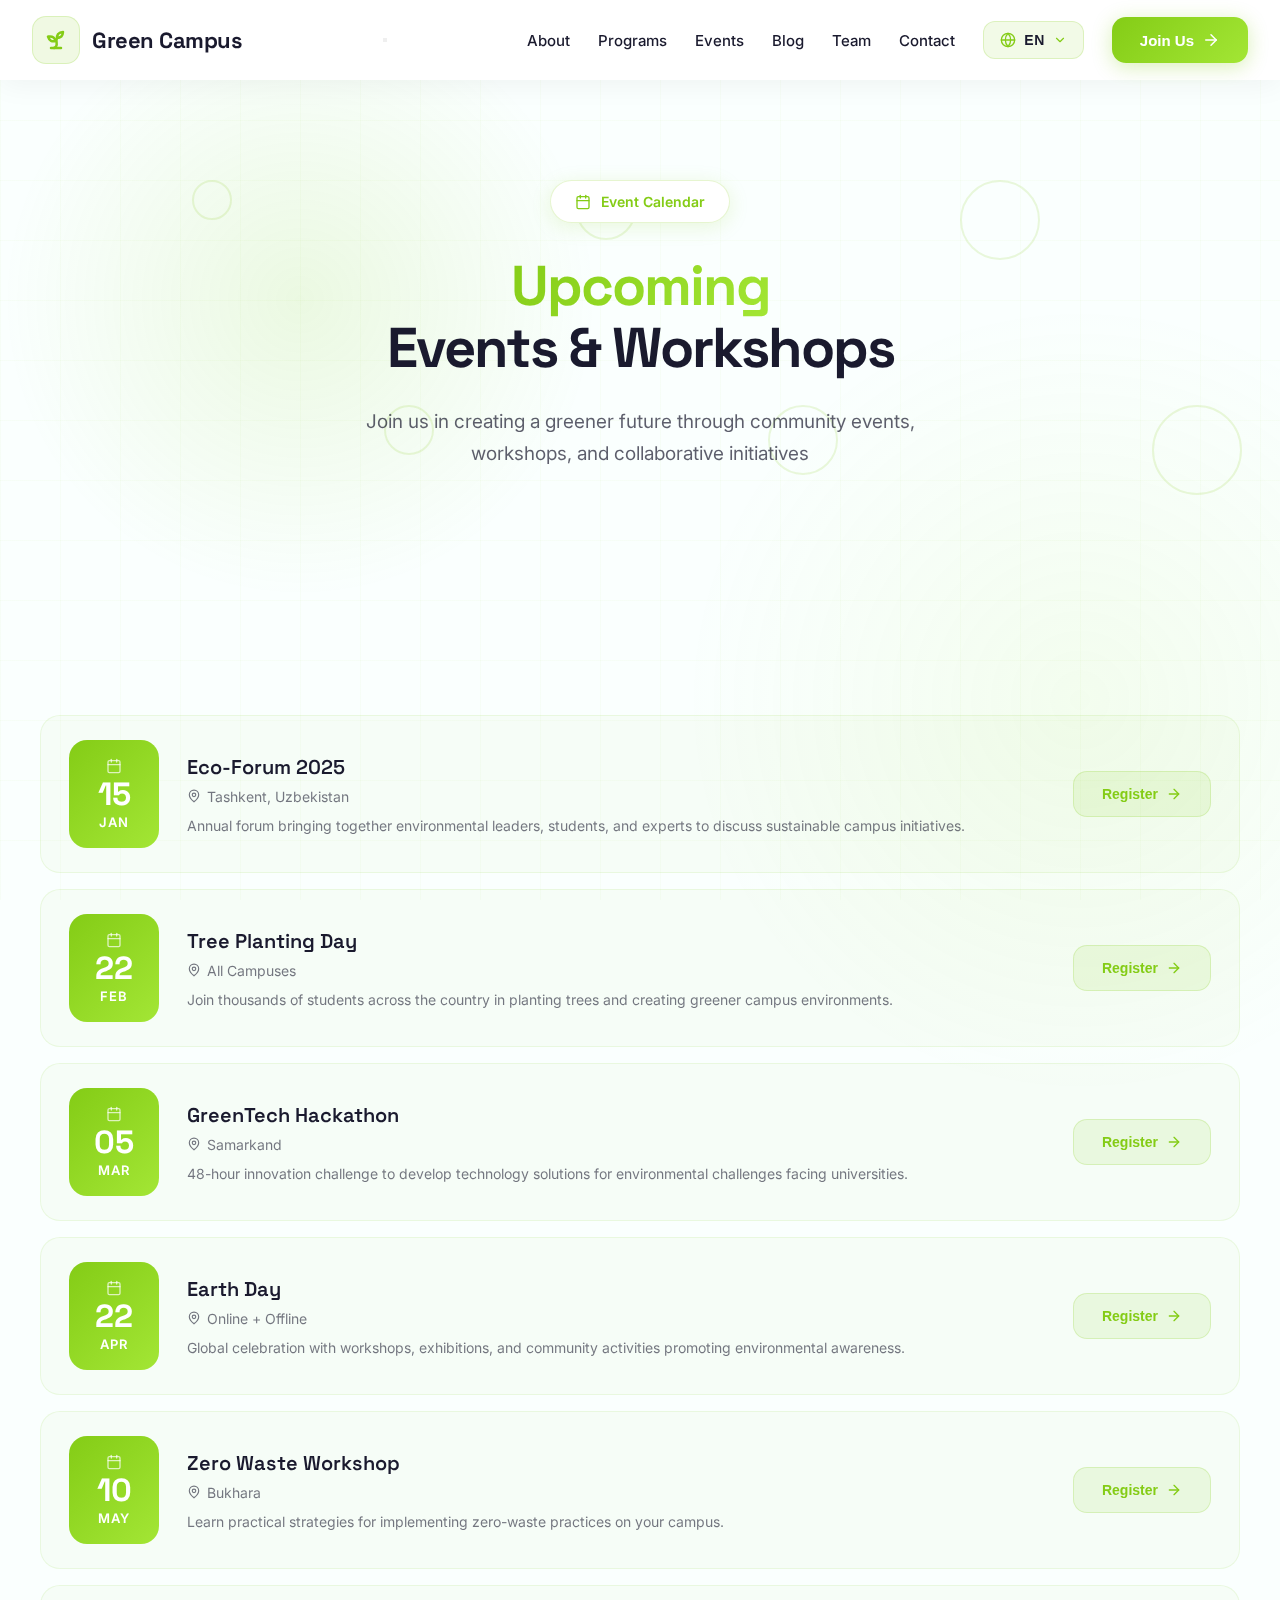
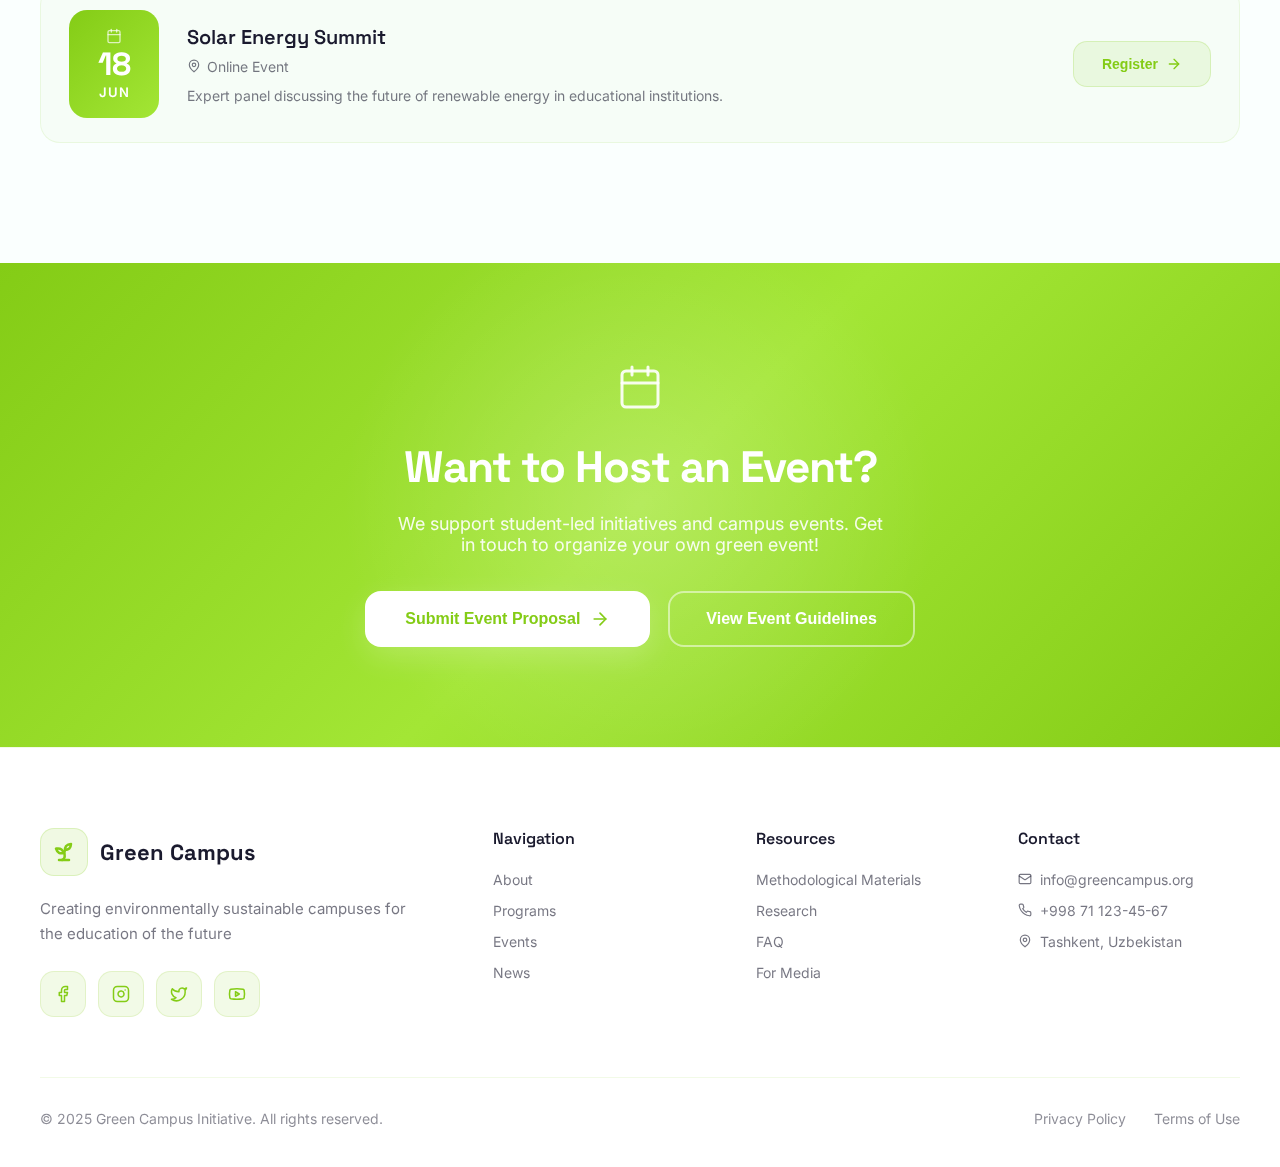
<file: events.html>
<!DOCTYPE html>
<html lang="en">
<head>
    <meta charset="UTF-8">
    <meta name="viewport" content="width=device-width, initial-scale=1.0">
    <title>Events - Green Campus Initiative</title>
    <link rel="stylesheet" href="style.css">
    <link rel="preconnect" href="https://fonts.googleapis.com">
    <link rel="preconnect" href="https://fonts.gstatic.com" crossorigin>
    <link href="https://fonts.googleapis.com/css2?family=Space+Grotesk:wght@400;500;600;700&family=Inter:wght@300;400;500;600;700&display=swap" rel="stylesheet">
</head>
<body>
    <div class="container">
        <div class="gradient-orb" id="gradientOrb"></div>
        <div class="gradient-orb-2"></div>
        <div class="grid-pattern"></div>

        <div class="floating-elements">
            <div class="floating-shape" style="left: 15%; top: 20%; animation-delay: 0s; width: 40px; height: 40px;"></div>
            <div class="floating-shape" style="left: 30%; top: 45%; animation-delay: 0.5s; width: 50px; height: 50px;"></div>
            <div class="floating-shape" style="left: 45%; top: 20%; animation-delay: 1s; width: 60px; height: 60px;"></div>
            <div class="floating-shape" style="left: 60%; top: 45%; animation-delay: 1.5s; width: 70px; height: 70px;"></div>
            <div class="floating-shape" style="left: 75%; top: 20%; animation-delay: 2s; width: 80px; height: 80px;"></div>
            <div class="floating-shape" style="left: 90%; top: 45%; animation-delay: 2.5s; width: 90px; height: 90px;"></div>
        </div>

        <nav class="nav scrolled" id="nav">
            <div class="nav-content">
                <div class="logo">
                    <a href="index.html" style="display: flex; align-items: center; gap: 12px; text-decoration: none;">
                        <div class="logo-icon-wrap">
                            <svg width="24" height="24" viewBox="0 0 24 24" fill="none" stroke="#84cc16" stroke-width="2.5" stroke-linecap="round" stroke-linejoin="round">
                                <path d="M7 20h10"/>
                                <path d="M10 20c5.5-2.5.8-6.4 3-10"/>
                                <path d="M9.5 9.4c1.1.8 1.8 2.2 2.3 3.7-2 .4-3.5.4-4.8-.3-1.2-.6-2.3-1.9-3-4.2 2.8-.5 4.4 0 5.5.8z"/>
                                <path d="M14.1 6a7 7 0 0 0-1.1 4c1.9-.1 3.3-.6 4.3-1.4 1-1 1.6-2.3 1.7-4.6-2.7.1-4 1-4.9 2z"/>
                            </svg>
                        </div>
                        <span class="logo-text">Green Campus</span>
                    </a>
                </div>

                <button class="mobile-menu-btn" id="mobileMenuBtn">
                    <span></span>
                    <span></span>
                    <span></span>
                </button>

                <div class="nav-links">
                    <a href="about.html" class="nav-link" data-key="about">About</a>
                    <a href="programs.html" class="nav-link" data-key="programs">Programs</a>
                    <a href="events.html" class="nav-link" data-key="events">Events</a>
                    <a href="blog.html" class="nav-link">Blog</a>
                    <a href="team.html" class="nav-link" data-key="team">Team</a>
                    <a href="contact.html" class="nav-link" data-key="contacts">Contact</a>

                    <div class="lang-selector">
                        <button class="lang-btn" id="langBtn">
                            <svg width="16" height="16" viewBox="0 0 24 24" fill="none" stroke="#84cc16" stroke-width="2" stroke-linecap="round" stroke-linejoin="round">
                                <circle cx="12" cy="12" r="10"/>
                                <path d="M12 2a14.5 14.5 0 0 0 0 20 14.5 14.5 0 0 0 0-20"/>
                                <path d="M2 12h20"/>
                            </svg>
                            <span class="lang-btn-text" id="currentLang">EN</span>
                            <svg width="14" height="14" viewBox="0 0 24 24" fill="none" stroke="#84cc16" stroke-width="2" stroke-linecap="round" stroke-linejoin="round">
                                <path d="m6 9 6 6 6-6"/>
                            </svg>
                        </button>
                        <div class="lang-dropdown" id="langDropdown">
                            <button class="lang-option" data-lang="uz">
                                <span>🇺🇿</span>
                                <span>O'zbek</span>
                                <svg class="check-icon" width="16" height="16" viewBox="0 0 24 24" fill="none" stroke="#84cc16" stroke-width="2" stroke-linecap="round" stroke-linejoin="round">
                                    <path d="M20 6 9 17l-5-5"/>
                                </svg>
                            </button>
                            <button class="lang-option" data-lang="ru">
                                <span>🇷🇺</span>
                                <span>Русский</span>
                                <svg class="check-icon" width="16" height="16" viewBox="0 0 24 24" fill="none" stroke="#84cc16" stroke-width="2" stroke-linecap="round" stroke-linejoin="round">
                                    <path d="M20 6 9 17l-5-5"/>
                                </svg>
                            </button>
                            <button class="lang-option active" data-lang="en">
                                <span>🇬🇧</span>
                                <span>English</span>
                                <svg class="check-icon" width="16" height="16" viewBox="0 0 24 24" fill="none" stroke="#84cc16" stroke-width="2" stroke-linecap="round" stroke-linejoin="round">
                                    <path d="M20 6 9 17l-5-5"/>
                                </svg>
                            </button>
                        </div>
                    </div>

                    <button class="join-btn">
                        <span data-i18n="nav.join">Join Us</span>
                        <svg width="18" height="18" viewBox="0 0 24 24" fill="none" stroke="currentColor" stroke-width="2" stroke-linecap="round" stroke-linejoin="round">
                            <path d="M5 12h14"/>
                            <path d="m12 5 7 7-7 7"/>
                        </svg>
                    </button>
                </div>
            </div>
        </nav>

        <section class="hero" style="min-height: 60vh; padding: 180px 32px 80px;">
            <div class="hero-content">
                <div class="hero-tag">
                    <svg width="16" height="16" viewBox="0 0 24 24" fill="none" stroke="#84cc16" stroke-width="2" stroke-linecap="round" stroke-linejoin="round">
                        <path d="M8 2v4"/>
                        <path d="M16 2v4"/>
                        <rect width="18" height="18" x="3" y="4" rx="2"/>
                        <path d="M3 10h18"/>
                    </svg>
                    <span data-i18n="events.tag">Event Calendar</span>
                </div>
                <h1 class="hero-title" style="font-size: clamp(36px, 5vw, 56px);">
                    <span class="hero-highlight" data-i18n="events.header.title1">Upcoming</span><br>
                    <span data-i18n="events.header.title2">Events & Workshops</span>
                </h1>
                <p class="hero-subtitle" data-i18n="events.header.subtitle">Join us in creating a greener future through community events, workshops, and collaborative initiatives</p>
            </div>
        </section>

        <section class="events-section">
            <div class="section-content">
                <div class="events-grid">
                    <div class="event-card">
                        <div class="event-date">
                            <svg width="16" height="16" viewBox="0 0 24 24" fill="none" stroke="rgba(255,255,255,0.7)" stroke-width="2" stroke-linecap="round" stroke-linejoin="round" style="margin-bottom: 4px;">
                                <path d="M8 2v4"/>
                                <path d="M16 2v4"/>
                                <rect width="18" height="18" x="3" y="4" rx="2"/>
                                <path d="M3 10h18"/>
                            </svg>
                            <span class="event-day" data-i18n="events.items.0.date">15</span>
                            <span class="event-month" data-i18n="events.items.0.month">Jan</span>
                        </div>
                        <div class="event-info">
                            <h4 class="event-title" data-i18n="events.items.0.title">Eco-Forum 2025</h4>
                            <p class="event-location">
                                <svg width="14" height="14" viewBox="0 0 24 24" fill="none" stroke="currentColor" stroke-width="2" stroke-linecap="round" stroke-linejoin="round" style="margin-right: 6px;">
                                    <path d="M20 10c0 6-8 12-8 12s-8-6-8-12a8 8 0 0 1 16 0Z"/>
                                    <circle cx="12" cy="10" r="3"/>
                                </svg>
                                <span data-i18n="events.items.0.location">Tashkent, Uzbekistan</span>
                            </p>
                            <p style="font-size: 14px; color: rgba(26, 26, 46, 0.6); margin-top: 12px;">Annual forum bringing together environmental leaders, students, and experts to discuss sustainable campus initiatives.</p>
                        </div>
                        <button class="event-btn">
                            <span data-i18n="events.register">Register</span>
                            <svg width="16" height="16" viewBox="0 0 24 24" fill="none" stroke="currentColor" stroke-width="2" stroke-linecap="round" stroke-linejoin="round">
                                <path d="M5 12h14"/>
                                <path d="m12 5 7 7-7 7"/>
                            </svg>
                        </button>
                    </div>

                    <div class="event-card">
                        <div class="event-date">
                            <svg width="16" height="16" viewBox="0 0 24 24" fill="none" stroke="rgba(255,255,255,0.7)" stroke-width="2" stroke-linecap="round" stroke-linejoin="round" style="margin-bottom: 4px;">
                                <path d="M8 2v4"/>
                                <path d="M16 2v4"/>
                                <rect width="18" height="18" x="3" y="4" rx="2"/>
                                <path d="M3 10h18"/>
                            </svg>
                            <span class="event-day" data-i18n="events.items.1.date">22</span>
                            <span class="event-month" data-i18n="events.items.1.month">Feb</span>
                        </div>
                        <div class="event-info">
                            <h4 class="event-title" data-i18n="events.items.1.title">Tree Planting Day</h4>
                            <p class="event-location">
                                <svg width="14" height="14" viewBox="0 0 24 24" fill="none" stroke="currentColor" stroke-width="2" stroke-linecap="round" stroke-linejoin="round" style="margin-right: 6px;">
                                    <path d="M20 10c0 6-8 12-8 12s-8-6-8-12a8 8 0 0 1 16 0Z"/>
                                    <circle cx="12" cy="10" r="3"/>
                                </svg>
                                <span data-i18n="events.items.1.location">All Campuses</span>
                            </p>
                            <p style="font-size: 14px; color: rgba(26, 26, 46, 0.6); margin-top: 12px;">Join thousands of students across the country in planting trees and creating greener campus environments.</p>
                        </div>
                        <button class="event-btn">
                            <span data-i18n="events.register">Register</span>
                            <svg width="16" height="16" viewBox="0 0 24 24" fill="none" stroke="currentColor" stroke-width="2" stroke-linecap="round" stroke-linejoin="round">
                                <path d="M5 12h14"/>
                                <path d="m12 5 7 7-7 7"/>
                            </svg>
                        </button>
                    </div>

                    <div class="event-card">
                        <div class="event-date">
                            <svg width="16" height="16" viewBox="0 0 24 24" fill="none" stroke="rgba(255,255,255,0.7)" stroke-width="2" stroke-linecap="round" stroke-linejoin="round" style="margin-bottom: 4px;">
                                <path d="M8 2v4"/>
                                <path d="M16 2v4"/>
                                <rect width="18" height="18" x="3" y="4" rx="2"/>
                                <path d="M3 10h18"/>
                            </svg>
                            <span class="event-day" data-i18n="events.items.2.date">05</span>
                            <span class="event-month" data-i18n="events.items.2.month">Mar</span>
                        </div>
                        <div class="event-info">
                            <h4 class="event-title" data-i18n="events.items.2.title">GreenTech Hackathon</h4>
                            <p class="event-location">
                                <svg width="14" height="14" viewBox="0 0 24 24" fill="none" stroke="currentColor" stroke-width="2" stroke-linecap="round" stroke-linejoin="round" style="margin-right: 6px;">
                                    <path d="M20 10c0 6-8 12-8 12s-8-6-8-12a8 8 0 0 1 16 0Z"/>
                                    <circle cx="12" cy="10" r="3"/>
                                </svg>
                                <span data-i18n="events.items.2.location">Samarkand</span>
                            </p>
                            <p style="font-size: 14px; color: rgba(26, 26, 46, 0.6); margin-top: 12px;">48-hour innovation challenge to develop technology solutions for environmental challenges facing universities.</p>
                        </div>
                        <button class="event-btn">
                            <span data-i18n="events.register">Register</span>
                            <svg width="16" height="16" viewBox="0 0 24 24" fill="none" stroke="currentColor" stroke-width="2" stroke-linecap="round" stroke-linejoin="round">
                                <path d="M5 12h14"/>
                                <path d="m12 5 7 7-7 7"/>
                            </svg>
                        </button>
                    </div>

                    <div class="event-card">
                        <div class="event-date">
                            <svg width="16" height="16" viewBox="0 0 24 24" fill="none" stroke="rgba(255,255,255,0.7)" stroke-width="2" stroke-linecap="round" stroke-linejoin="round" style="margin-bottom: 4px;">
                                <path d="M8 2v4"/>
                                <path d="M16 2v4"/>
                                <rect width="18" height="18" x="3" y="4" rx="2"/>
                                <path d="M3 10h18"/>
                            </svg>
                            <span class="event-day" data-i18n="events.items.3.date">22</span>
                            <span class="event-month" data-i18n="events.items.3.month">Apr</span>
                        </div>
                        <div class="event-info">
                            <h4 class="event-title" data-i18n="events.items.3.title">Earth Day</h4>
                            <p class="event-location">
                                <svg width="14" height="14" viewBox="0 0 24 24" fill="none" stroke="currentColor" stroke-width="2" stroke-linecap="round" stroke-linejoin="round" style="margin-right: 6px;">
                                    <path d="M20 10c0 6-8 12-8 12s-8-6-8-12a8 8 0 0 1 16 0Z"/>
                                    <circle cx="12" cy="10" r="3"/>
                                </svg>
                                <span data-i18n="events.items.3.location">Online + Offline</span>
                            </p>
                            <p style="font-size: 14px; color: rgba(26, 26, 46, 0.6); margin-top: 12px;">Global celebration with workshops, exhibitions, and community activities promoting environmental awareness.</p>
                        </div>
                        <button class="event-btn">
                            <span data-i18n="events.register">Register</span>
                            <svg width="16" height="16" viewBox="0 0 24 24" fill="none" stroke="currentColor" stroke-width="2" stroke-linecap="round" stroke-linejoin="round">
                                <path d="M5 12h14"/>
                                <path d="m12 5 7 7-7 7"/>
                            </svg>
                        </button>
                    </div>

                    <div class="event-card">
                        <div class="event-date">
                            <svg width="16" height="16" viewBox="0 0 24 24" fill="none" stroke="rgba(255,255,255,0.7)" stroke-width="2" stroke-linecap="round" stroke-linejoin="round" style="margin-bottom: 4px;">
                                <path d="M8 2v4"/>
                                <path d="M16 2v4"/>
                                <rect width="18" height="18" x="3" y="4" rx="2"/>
                                <path d="M3 10h18"/>
                            </svg>
                            <span class="event-day">10</span>
                            <span class="event-month">May</span>
                        </div>
                        <div class="event-info">
                            <h4 class="event-title">Zero Waste Workshop</h4>
                            <p class="event-location">
                                <svg width="14" height="14" viewBox="0 0 24 24" fill="none" stroke="currentColor" stroke-width="2" stroke-linecap="round" stroke-linejoin="round" style="margin-right: 6px;">
                                    <path d="M20 10c0 6-8 12-8 12s-8-6-8-12a8 8 0 0 1 16 0Z"/>
                                    <circle cx="12" cy="10" r="3"/>
                                </svg>
                                <span>Bukhara</span>
                            </p>
                            <p style="font-size: 14px; color: rgba(26, 26, 46, 0.6); margin-top: 12px;">Learn practical strategies for implementing zero-waste practices on your campus.</p>
                        </div>
                        <button class="event-btn">
                            <span>Register</span>
                            <svg width="16" height="16" viewBox="0 0 24 24" fill="none" stroke="currentColor" stroke-width="2" stroke-linecap="round" stroke-linejoin="round">
                                <path d="M5 12h14"/>
                                <path d="m12 5 7 7-7 7"/>
                            </svg>
                        </button>
                    </div>

                    <div class="event-card">
                        <div class="event-date">
                            <svg width="16" height="16" viewBox="0 0 24 24" fill="none" stroke="rgba(255,255,255,0.7)" stroke-width="2" stroke-linecap="round" stroke-linejoin="round" style="margin-bottom: 4px;">
                                <path d="M8 2v4"/>
                                <path d="M16 2v4"/>
                                <rect width="18" height="18" x="3" y="4" rx="2"/>
                                <path d="M3 10h18"/>
                            </svg>
                            <span class="event-day">18</span>
                            <span class="event-month">Jun</span>
                        </div>
                        <div class="event-info">
                            <h4 class="event-title">Solar Energy Summit</h4>
                            <p class="event-location">
                                <svg width="14" height="14" viewBox="0 0 24 24" fill="none" stroke="currentColor" stroke-width="2" stroke-linecap="round" stroke-linejoin="round" style="margin-right: 6px;">
                                    <path d="M20 10c0 6-8 12-8 12s-8-6-8-12a8 8 0 0 1 16 0Z"/>
                                    <circle cx="12" cy="10" r="3"/>
                                </svg>
                                <span>Online Event</span>
                            </p>
                            <p style="font-size: 14px; color: rgba(26, 26, 46, 0.6); margin-top: 12px;">Expert panel discussing the future of renewable energy in educational institutions.</p>
                        </div>
                        <button class="event-btn">
                            <span>Register</span>
                            <svg width="16" height="16" viewBox="0 0 24 24" fill="none" stroke="currentColor" stroke-width="2" stroke-linecap="round" stroke-linejoin="round">
                                <path d="M5 12h14"/>
                                <path d="m12 5 7 7-7 7"/>
                            </svg>
                        </button>
                    </div>
                </div>
            </div>
        </section>

        <section class="cta-section">
            <div class="cta-glow"></div>
            <div class="cta-content">
                <svg width="48" height="48" viewBox="0 0 24 24" fill="none" stroke="rgba(255,255,255,0.9)" stroke-width="1.5" stroke-linecap="round" stroke-linejoin="round" style="margin-bottom: 24px;">
                    <path d="M8 2v4"/>
                    <path d="M16 2v4"/>
                    <rect width="18" height="18" x="3" y="4" rx="2"/>
                    <path d="M3 10h18"/>
                </svg>
                <h2 class="cta-title">Want to Host an Event?</h2>
                <p class="cta-text">We support student-led initiatives and campus events. Get in touch to organize your own green event!</p>
                <div class="cta-buttons">
                    <button class="cta-primary-btn">
                        <span>Submit Event Proposal</span>
                        <svg width="20" height="20" viewBox="0 0 24 24" fill="none" stroke="currentColor" stroke-width="2" stroke-linecap="round" stroke-linejoin="round">
                            <path d="M5 12h14"/>
                            <path d="m12 5 7 7-7 7"/>
                        </svg>
                    </button>
                    <button class="cta-secondary-btn">View Event Guidelines</button>
                </div>
            </div>
        </section>

        <footer class="footer">
            <div class="footer-content">
                <div class="footer-main">
                    <div class="footer-brand">
                        <div class="footer-logo">
                            <div class="logo-icon-wrap">
                                <svg width="24" height="24" viewBox="0 0 24 24" fill="none" stroke="#84cc16" stroke-width="2.5" stroke-linecap="round" stroke-linejoin="round">
                                    <path d="M7 20h10"/>
                                    <path d="M10 20c5.5-2.5.8-6.4 3-10"/>
                                    <path d="M9.5 9.4c1.1.8 1.8 2.2 2.3 3.7-2 .4-3.5.4-4.8-.3-1.2-.6-2.3-1.9-3-4.2 2.8-.5 4.4 0 5.5.8z"/>
                                    <path d="M14.1 6a7 7 0 0 0-1.1 4c1.9-.1 3.3-.6 4.3-1.4 1-1 1.6-2.3 1.7-4.6-2.7.1-4 1-4.9 2z"/>
                                </svg>
                            </div>
                            <span class="footer-logo-text">Green Campus</span>
                        </div>
                        <p class="footer-desc" data-i18n="footer.desc">Creating environmentally sustainable campuses for the education of the future</p>
                        <div class="footer-socials">
                            <div class="footer-social-icon">
                                <svg width="18" height="18" viewBox="0 0 24 24" fill="none" stroke="#84cc16" stroke-width="2" stroke-linecap="round" stroke-linejoin="round">
                                    <path d="M18 2h-3a5 5 0 0 0-5 5v3H7v4h3v8h4v-8h3l1-4h-4V7a1 1 0 0 1 1-1h3z"/>
                                </svg>
                            </div>
                            <div class="footer-social-icon">
                                <svg width="18" height="18" viewBox="0 0 24 24" fill="none" stroke="#84cc16" stroke-width="2" stroke-linecap="round" stroke-linejoin="round">
                                    <rect width="20" height="20" x="2" y="2" rx="5" ry="5"/>
                                    <path d="M16 11.37A4 4 0 1 1 12.63 8 4 4 0 0 1 16 11.37z"/>
                                    <line x1="17.5" x2="17.51" y1="6.5" y2="6.5"/>
                                </svg>
                            </div>
                            <div class="footer-social-icon">
                                <svg width="18" height="18" viewBox="0 0 24 24" fill="none" stroke="#84cc16" stroke-width="2" stroke-linecap="round" stroke-linejoin="round">
                                    <path d="M22 4s-.7 2.1-2 3.4c1.6 10-9.4 17.3-18 11.6 2.2.1 4.4-.6 6-2C3 15.5.5 9.6 3 5c2.2 2.6 5.6 4.1 9 4-.9-4.2 4-6.6 7-3.8 1.1 0 3-1.2 3-1.2z"/>
                                </svg>
                            </div>
                            <div class="footer-social-icon">
                                <svg width="18" height="18" viewBox="0 0 24 24" fill="none" stroke="#84cc16" stroke-width="2" stroke-linecap="round" stroke-linejoin="round">
                                    <path d="M2.5 17a24.12 24.12 0 0 1 0-10 2 2 0 0 1 1.4-1.4 49.56 49.56 0 0 1 16.2 0A2 2 0 0 1 21.5 7a24.12 24.12 0 0 1 0 10 2 2 0 0 1-1.4 1.4 49.55 49.55 0 0 1-16.2 0A2 2 0 0 1 2.5 17"/>
                                    <path d="m10 15 5-3-5-3z"/>
                                </svg>
                            </div>
                        </div>
                    </div>
                    <div class="footer-links">
                        <div class="footer-column">
                            <h4 class="footer-col-title" data-i18n="footer.navigation">Navigation</h4>
                            <a href="about.html" class="footer-link" data-i18n="footer.links.0">About</a>
                            <a href="programs.html" class="footer-link" data-i18n="footer.links.1">Programs</a>
                            <a href="events.html" class="footer-link" data-i18n="footer.links.2">Events</a>
                            <a href="blog.html" class="footer-link" data-i18n="footer.links.3">News</a>
                        </div>
                        <div class="footer-column">
                            <h4 class="footer-col-title" data-i18n="footer.resources">Resources</h4>
                            <a href="#" class="footer-link" data-i18n="footer.resourceLinks.0">Methodological Materials</a>
                            <a href="#" class="footer-link" data-i18n="footer.resourceLinks.1">Research</a>
                            <a href="#" class="footer-link" data-i18n="footer.resourceLinks.2">FAQ</a>
                            <a href="#" class="footer-link" data-i18n="footer.resourceLinks.3">For Media</a>
                        </div>
                        <div class="footer-column">
                            <h4 class="footer-col-title" data-i18n="footer.contacts">Contact</h4>
                            <p class="footer-contact">
                                <svg width="14" height="14" viewBox="0 0 24 24" fill="none" stroke="currentColor" stroke-width="2" stroke-linecap="round" stroke-linejoin="round" style="margin-right: 8px;">
                                    <rect width="20" height="16" x="2" y="4" rx="2"/>
                                    <path d="m22 7-8.97 5.7a1.94 1.94 0 0 1-2.06 0L2 7"/>
                                </svg>
                                info@greencampus.org
                            </p>
                            <p class="footer-contact">
                                <svg width="14" height="14" viewBox="0 0 24 24" fill="none" stroke="currentColor" stroke-width="2" stroke-linecap="round" stroke-linejoin="round" style="margin-right: 8px;">
                                    <path d="M22 16.92v3a2 2 0 0 1-2.18 2 19.79 19.79 0 0 1-8.63-3.07 19.5 19.5 0 0 1-6-6 19.79 19.79 0 0 1-3.07-8.67A2 2 0 0 1 4.11 2h3a2 2 0 0 1 2 1.72 12.84 12.84 0 0 0 .7 2.81 2 2 0 0 1-.45 2.11L8.09 9.91a16 16 0 0 0 6 6l1.27-1.27a2 2 0 0 1 2.11-.45 12.84 12.84 0 0 0 2.81.7A2 2 0 0 1 22 16.92z"/>
                                </svg>
                                +998 71 123-45-67
                            </p>
                            <p class="footer-contact">
                                <svg width="14" height="14" viewBox="0 0 24 24" fill="none" stroke="currentColor" stroke-width="2" stroke-linecap="round" stroke-linejoin="round" style="margin-right: 8px;">
                                    <path d="M20 10c0 6-8 12-8 12s-8-6-8-12a8 8 0 0 1 16 0Z"/>
                                    <circle cx="12" cy="10" r="3"/>
                                </svg>
                                Tashkent, Uzbekistan
                            </p>
                        </div>
                    </div>
                </div>
                <div class="footer-bottom">
                    <p class="copyright" data-i18n="footer.copyright">© 2025 Green Campus Initiative. All rights reserved.</p>
                    <div class="footer-legal">
                        <a href="#" class="legal-link" data-i18n="footer.privacy">Privacy Policy</a>
                        <a href="#" class="legal-link" data-i18n="footer.terms">Terms of Use</a>
                    </div>
                </div>
            </div>
        </footer>
    </div>

    <script src="script.js"></script>
</body>
</html>
</file>
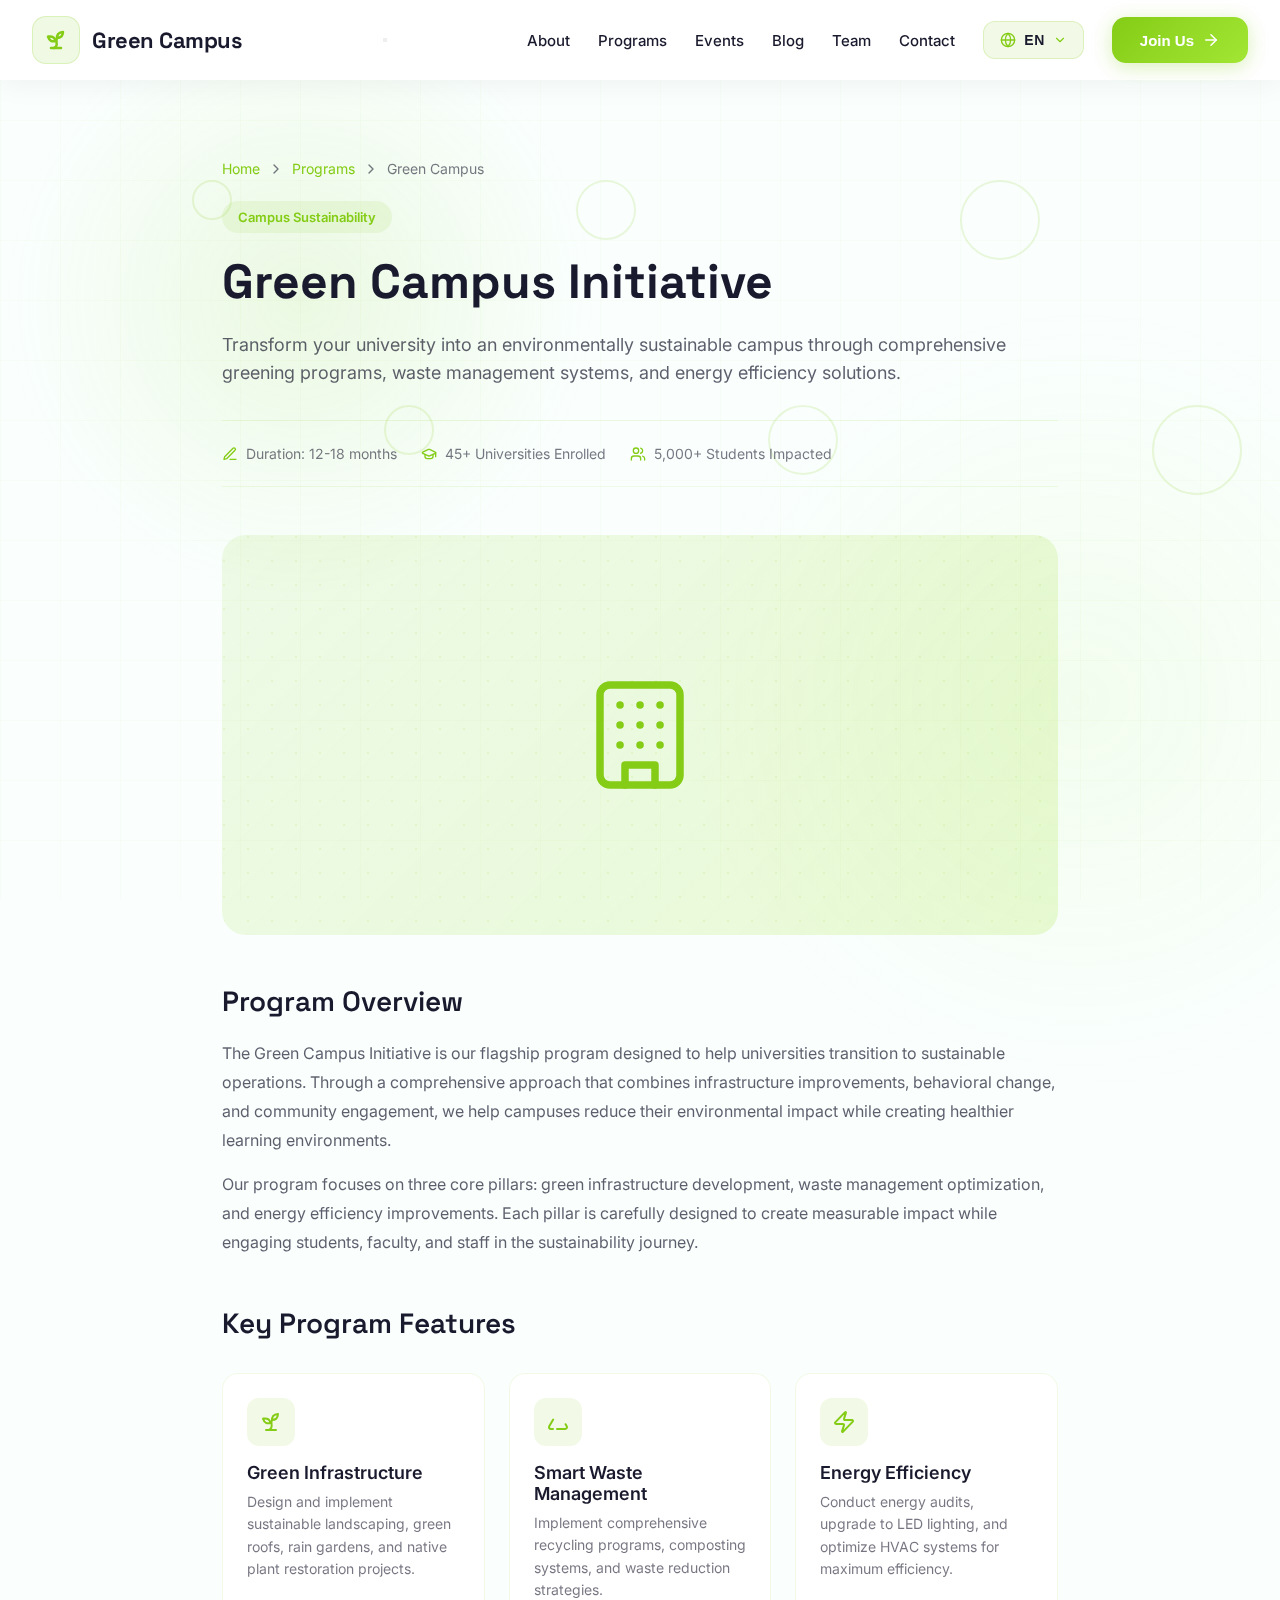
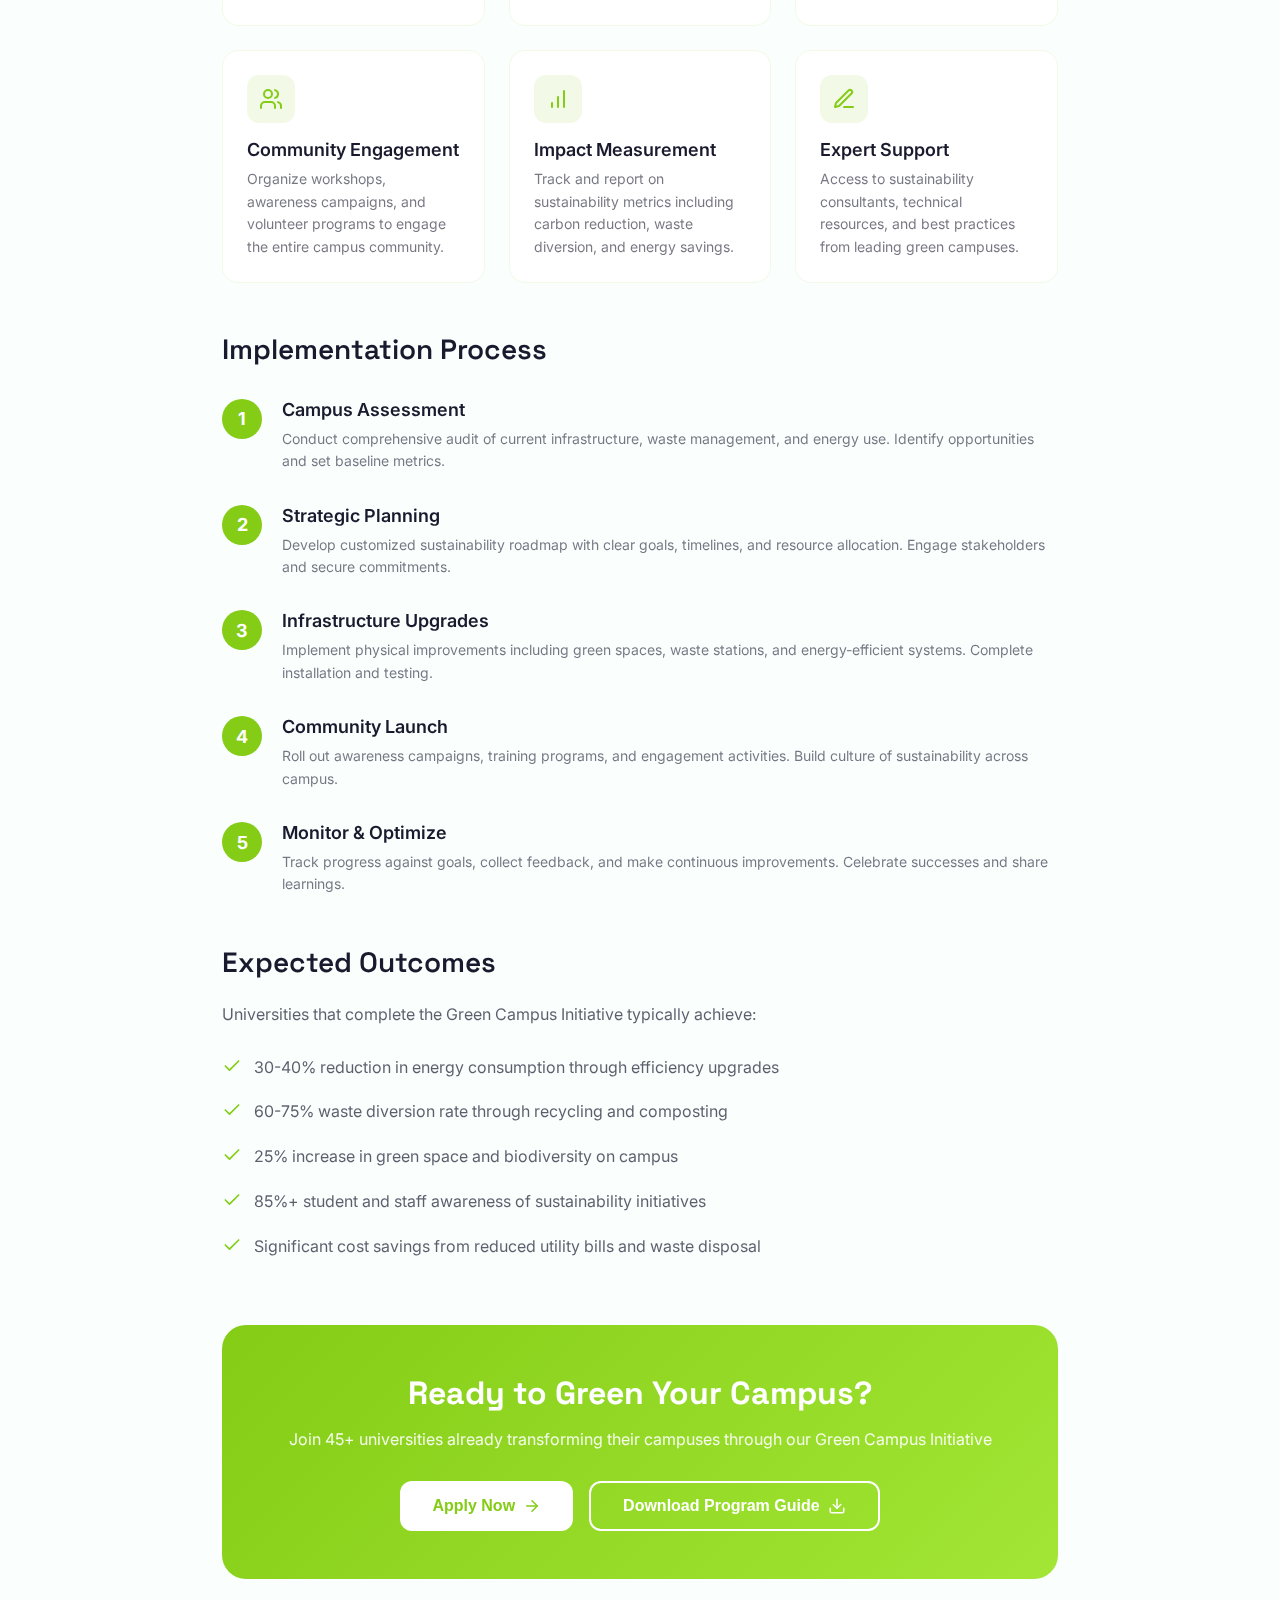
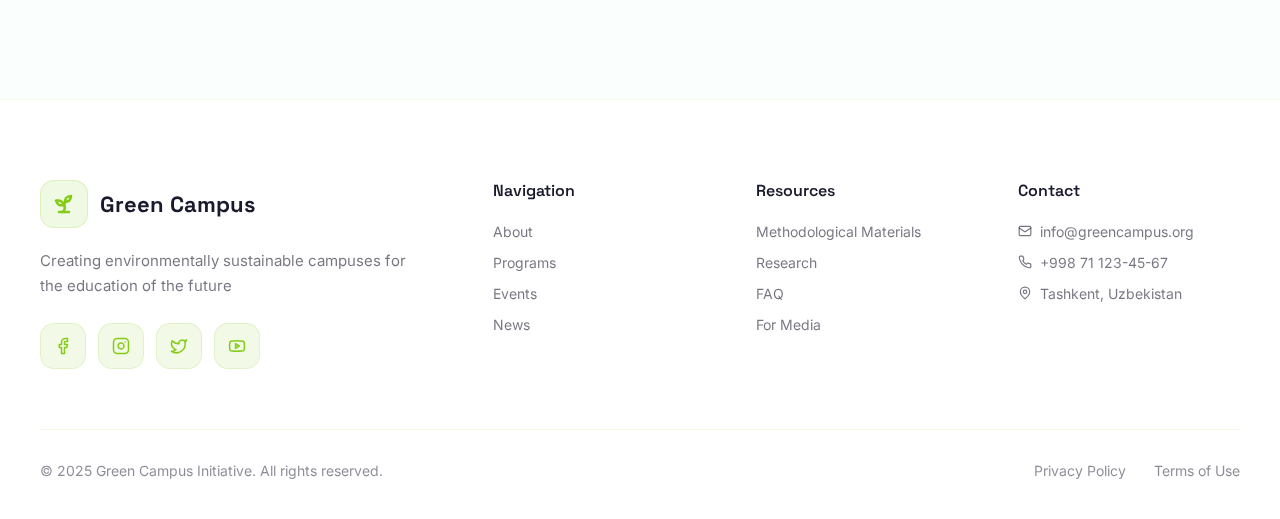
<file: program-detail.html>
<!DOCTYPE html>
<html lang="en">
<head>
    <meta charset="UTF-8">
    <meta name="viewport" content="width=device-width, initial-scale=1.0">
    <title>Green Campus Program - Green Campus Initiative</title>
    <link rel="stylesheet" href="style.css">
    <link rel="preconnect" href="https://fonts.googleapis.com">
    <link rel="preconnect" href="https://fonts.gstatic.com" crossorigin>
    <link href="https://fonts.googleapis.com/css2?family=Space+Grotesk:wght@400;500;600;700&family=Inter:wght@300;400;500;600;700&display=swap" rel="stylesheet">
    <style>
        .program-detail-content {
            max-width: 900px;
            margin: 0 auto;
            padding: 0 32px;
        }
        .program-detail-header {
            margin-bottom: 48px;
        }
        .program-breadcrumb {
            display: flex;
            align-items: center;
            gap: 8px;
            font-size: 14px;
            color: rgba(26, 26, 46, 0.6);
            margin-bottom: 24px;
        }
        .program-breadcrumb a {
            color: #84cc16;
            text-decoration: none;
            transition: opacity 0.3s;
        }
        .program-breadcrumb a:hover {
            opacity: 0.7;
        }
        .program-category {
            display: inline-block;
            background-color: rgba(132, 204, 22, 0.1);
            color: #84cc16;
            padding: 8px 16px;
            border-radius: 20px;
            font-size: 13px;
            font-weight: 600;
            margin-bottom: 20px;
        }
        .program-detail-title {
            font-family: 'Space Grotesk', sans-serif;
            font-size: clamp(32px, 4vw, 48px);
            font-weight: 700;
            color: #1a1a2e;
            margin-bottom: 20px;
            line-height: 1.2;
        }
        .program-detail-subtitle {
            font-size: 18px;
            color: rgba(26, 26, 46, 0.7);
            line-height: 1.6;
            margin-bottom: 32px;
        }
        .program-meta {
            display: flex;
            align-items: center;
            gap: 24px;
            padding: 24px 0;
            border-top: 1px solid rgba(132, 204, 22, 0.1);
            border-bottom: 1px solid rgba(132, 204, 22, 0.1);
            margin-bottom: 48px;
        }
        .program-meta-item {
            display: flex;
            align-items: center;
            gap: 8px;
            font-size: 14px;
            color: rgba(26, 26, 46, 0.6);
        }
        .program-hero-image {
            width: 100%;
            height: 400px;
            background: linear-gradient(135deg, rgba(132, 204, 22, 0.1) 0%, rgba(163, 230, 53, 0.2) 100%);
            border-radius: 24px;
            display: flex;
            align-items: center;
            justify-content: center;
            margin-bottom: 48px;
            position: relative;
            overflow: hidden;
        }
        .program-hero-image::before {
            content: '';
            position: absolute;
            top: 0;
            left: 0;
            right: 0;
            bottom: 0;
            background-image: radial-gradient(circle at 2px 2px, rgba(132, 204, 22, 0.1) 1px, transparent 0);
            background-size: 24px 24px;
        }
        .program-section {
            margin-bottom: 48px;
        }
        .program-section-title {
            font-family: 'Space Grotesk', sans-serif;
            font-size: 28px;
            font-weight: 600;
            color: #1a1a2e;
            margin-bottom: 20px;
        }
        .program-section-text {
            font-size: 16px;
            color: rgba(26, 26, 46, 0.7);
            line-height: 1.8;
            margin-bottom: 16px;
        }
        .program-features-grid {
            display: grid;
            grid-template-columns: repeat(auto-fit, minmax(250px, 1fr));
            gap: 24px;
            margin-top: 32px;
        }
        .program-feature-card {
            background-color: #fff;
            border-radius: 16px;
            padding: 24px;
            border: 1px solid rgba(132, 204, 22, 0.1);
            transition: all 0.3s;
        }
        .program-feature-card:hover {
            box-shadow: 0 10px 30px rgba(132, 204, 22, 0.1);
            transform: translateY(-4px);
        }
        .program-feature-icon {
            width: 48px;
            height: 48px;
            background-color: rgba(132, 204, 22, 0.1);
            border-radius: 12px;
            display: flex;
            align-items: center;
            justify-content: center;
            margin-bottom: 16px;
        }
        .program-feature-title {
            font-size: 18px;
            font-weight: 600;
            color: #1a1a2e;
            margin-bottom: 8px;
        }
        .program-feature-desc {
            font-size: 14px;
            color: rgba(26, 26, 46, 0.6);
            line-height: 1.6;
        }
        .program-steps {
            counter-reset: step-counter;
            list-style: none;
            padding: 0;
            margin-top: 32px;
        }
        .program-step {
            counter-increment: step-counter;
            position: relative;
            padding-left: 60px;
            margin-bottom: 32px;
        }
        .program-step::before {
            content: counter(step-counter);
            position: absolute;
            left: 0;
            top: 0;
            width: 40px;
            height: 40px;
            background-color: #84cc16;
            color: white;
            border-radius: 50%;
            display: flex;
            align-items: center;
            justify-content: center;
            font-weight: 700;
            font-size: 18px;
        }
        .program-step-title {
            font-size: 18px;
            font-weight: 600;
            color: #1a1a2e;
            margin-bottom: 8px;
        }
        .program-step-desc {
            font-size: 14px;
            color: rgba(26, 26, 46, 0.6);
            line-height: 1.6;
        }
        .program-cta-box {
            background: linear-gradient(135deg, #84cc16 0%, #a3e635 100%);
            border-radius: 24px;
            padding: 48px;
            text-align: center;
            margin-top: 64px;
        }
        .program-cta-title {
            font-family: 'Space Grotesk', sans-serif;
            font-size: 32px;
            font-weight: 700;
            color: white;
            margin-bottom: 16px;
        }
        .program-cta-text {
            font-size: 16px;
            color: rgba(255, 255, 255, 0.9);
            margin-bottom: 32px;
        }
        .program-cta-buttons {
            display: flex;
            gap: 16px;
            justify-content: center;
            flex-wrap: wrap;
        }
        .program-cta-btn {
            background-color: white;
            color: #84cc16;
            border: none;
            padding: 14px 32px;
            border-radius: 12px;
            font-size: 16px;
            font-weight: 600;
            cursor: pointer;
            transition: all 0.3s;
            display: inline-flex;
            align-items: center;
            gap: 8px;
        }
        .program-cta-btn:hover {
            transform: translateY(-2px);
            box-shadow: 0 10px 30px rgba(0, 0, 0, 0.2);
        }
        .program-cta-btn-outline {
            background-color: transparent;
            color: white;
            border: 2px solid white;
        }
        @media (max-width: 768px) {
            .program-meta {
                flex-direction: column;
                align-items: flex-start;
            }
            .program-hero-image {
                height: 250px;
            }
            .program-cta-box {
                padding: 32px 24px;
            }
        }
    </style>
</head>
<body>
    <div class="container">
        <div class="gradient-orb" id="gradientOrb"></div>
        <div class="gradient-orb-2"></div>
        <div class="grid-pattern"></div>

        <div class="floating-elements">
            <div class="floating-shape" style="left: 15%; top: 20%; animation-delay: 0s; width: 40px; height: 40px;"></div>
            <div class="floating-shape" style="left: 30%; top: 45%; animation-delay: 0.5s; width: 50px; height: 50px;"></div>
            <div class="floating-shape" style="left: 45%; top: 20%; animation-delay: 1s; width: 60px; height: 60px;"></div>
            <div class="floating-shape" style="left: 60%; top: 45%; animation-delay: 1.5s; width: 70px; height: 70px;"></div>
            <div class="floating-shape" style="left: 75%; top: 20%; animation-delay: 2s; width: 80px; height: 80px;"></div>
            <div class="floating-shape" style="left: 90%; top: 45%; animation-delay: 2.5s; width: 90px; height: 90px;"></div>
        </div>

        <nav class="nav scrolled" id="nav">
            <div class="nav-content">
                <div class="logo">
                    <a href="index.html" style="display: flex; align-items: center; gap: 12px; text-decoration: none;">
                        <div class="logo-icon-wrap">
                            <svg width="24" height="24" viewBox="0 0 24 24" fill="none" stroke="#84cc16" stroke-width="2.5" stroke-linecap="round" stroke-linejoin="round">
                                <path d="M7 20h10"/>
                                <path d="M10 20c5.5-2.5.8-6.4 3-10"/>
                                <path d="M9.5 9.4c1.1.8 1.8 2.2 2.3 3.7-2 .4-3.5.4-4.8-.3-1.2-.6-2.3-1.9-3-4.2 2.8-.5 4.4 0 5.5.8z"/>
                                <path d="M14.1 6a7 7 0 0 0-1.1 4c1.9-.1 3.3-.6 4.3-1.4 1-1 1.6-2.3 1.7-4.6-2.7.1-4 1-4.9 2z"/>
                            </svg>
                        </div>
                        <span class="logo-text">Green Campus</span>
                    </a>
                </div>

                <button class="mobile-menu-btn" id="mobileMenuBtn">
                    <span></span>
                    <span></span>
                    <span></span>
                </button>

                <div class="nav-links">
                    <a href="about.html" class="nav-link">About</a>
                    <a href="programs.html" class="nav-link">Programs</a>
                    <a href="events.html" class="nav-link">Events</a>
                    <a href="blog.html" class="nav-link">Blog</a>
                    <a href="team.html" class="nav-link">Team</a>
                    <a href="contact.html" class="nav-link">Contact</a>

                    <div class="lang-selector">
                        <button class="lang-btn" id="langBtn">
                            <svg width="16" height="16" viewBox="0 0 24 24" fill="none" stroke="#84cc16" stroke-width="2" stroke-linecap="round" stroke-linejoin="round">
                                <circle cx="12" cy="12" r="10"/>
                                <path d="M12 2a14.5 14.5 0 0 0 0 20 14.5 14.5 0 0 0 0-20"/>
                                <path d="M2 12h20"/>
                            </svg>
                            <span class="lang-btn-text" id="currentLang">EN</span>
                            <svg width="14" height="14" viewBox="0 0 24 24" fill="none" stroke="#84cc16" stroke-width="2" stroke-linecap="round" stroke-linejoin="round">
                                <path d="m6 9 6 6 6-6"/>
                            </svg>
                        </button>
                        <div class="lang-dropdown" id="langDropdown">
                            <button class="lang-option" data-lang="uz">
                                <span>🇺🇿</span>
                                <span>O'zbek</span>
                                <svg class="check-icon" width="16" height="16" viewBox="0 0 24 24" fill="none" stroke="#84cc16" stroke-width="2" stroke-linecap="round" stroke-linejoin="round">
                                    <path d="M20 6 9 17l-5-5"/>
                                </svg>
                            </button>
                            <button class="lang-option" data-lang="ru">
                                <span>🇷🇺</span>
                                <span>Русский</span>
                                <svg class="check-icon" width="16" height="16" viewBox="0 0 24 24" fill="none" stroke="#84cc16" stroke-width="2" stroke-linecap="round" stroke-linejoin="round">
                                    <path d="M20 6 9 17l-5-5"/>
                                </svg>
                            </button>
                            <button class="lang-option active" data-lang="en">
                                <span>🇬🇧</span>
                                <span>English</span>
                                <svg class="check-icon" width="16" height="16" viewBox="0 0 24 24" fill="none" stroke="#84cc16" stroke-width="2" stroke-linecap="round" stroke-linejoin="round">
                                    <path d="M20 6 9 17l-5-5"/>
                                </svg>
                            </button>
                        </div>
                    </div>

                    <button class="join-btn">
                        <span>Join Us</span>
                        <svg width="18" height="18" viewBox="0 0 24 24" fill="none" stroke="currentColor" stroke-width="2" stroke-linecap="round" stroke-linejoin="round">
                            <path d="M5 12h14"/>
                            <path d="m12 5 7 7-7 7"/>
                        </svg>
                    </button>
                </div>
            </div>
        </nav>

        <section class="about-section" style="padding-top: 160px;">
            <div class="program-detail-content">
                <div class="program-detail-header">
                    <div class="program-breadcrumb">
                        <a href="index.html">Home</a>
                        <svg width="16" height="16" viewBox="0 0 24 24" fill="none" stroke="currentColor" stroke-width="2" stroke-linecap="round" stroke-linejoin="round">
                            <path d="m9 18 6-6-6-6"/>
                        </svg>
                        <a href="programs.html">Programs</a>
                        <svg width="16" height="16" viewBox="0 0 24 24" fill="none" stroke="currentColor" stroke-width="2" stroke-linecap="round" stroke-linejoin="round">
                            <path d="m9 18 6-6-6-6"/>
                        </svg>
                        <span>Green Campus</span>
                    </div>

                    <span class="program-category">Campus Sustainability</span>

                    <h1 class="program-detail-title">Green Campus Initiative</h1>
                    <p class="program-detail-subtitle">Transform your university into an environmentally sustainable campus through comprehensive greening programs, waste management systems, and energy efficiency solutions.</p>

                    <div class="program-meta">
                        <div class="program-meta-item">
                            <svg width="16" height="16" viewBox="0 0 24 24" fill="none" stroke="#84cc16" stroke-width="2" stroke-linecap="round" stroke-linejoin="round">
                                <path d="M12 20h9"/>
                                <path d="M16.5 3.5a2.12 2.12 0 0 1 3 3L7 19l-4 1 1-4Z"/>
                            </svg>
                            Duration: 12-18 months
                        </div>
                        <div class="program-meta-item">
                            <svg width="16" height="16" viewBox="0 0 24 24" fill="none" stroke="#84cc16" stroke-width="2" stroke-linecap="round" stroke-linejoin="round">
                                <path d="M21.42 10.922a1 1 0 0 0-.019-1.838L12.83 5.18a2 2 0 0 0-1.66 0L2.6 9.08a1 1 0 0 0 0 1.832l8.57 3.908a2 2 0 0 0 1.66 0z"/>
                                <path d="M22 10v6"/>
                                <path d="M6 12.5V16a6 3 0 0 0 12 0v-3.5"/>
                            </svg>
                            45+ Universities Enrolled
                        </div>
                        <div class="program-meta-item">
                            <svg width="16" height="16" viewBox="0 0 24 24" fill="none" stroke="#84cc16" stroke-width="2" stroke-linecap="round" stroke-linejoin="round">
                                <path d="M16 21v-2a4 4 0 0 0-4-4H6a4 4 0 0 0-4 4v2"/>
                                <circle cx="9" cy="7" r="4"/>
                                <path d="M22 21v-2a4 4 0 0 0-3-3.87"/>
                                <path d="M16 3.13a4 4 0 0 1 0 7.75"/>
                            </svg>
                            5,000+ Students Impacted
                        </div>
                    </div>
                </div>

                <div class="program-hero-image">
                    <svg width="120" height="120" viewBox="0 0 24 24" fill="none" stroke="#84cc16" stroke-width="1.5" stroke-linecap="round" stroke-linejoin="round">
                        <rect width="16" height="20" x="4" y="2" rx="2" ry="2"/>
                        <path d="M9 22v-4h6v4"/>
                        <path d="M8 6h.01"/>
                        <path d="M16 6h.01"/>
                        <path d="M12 6h.01"/>
                        <path d="M12 10h.01"/>
                        <path d="M12 14h.01"/>
                        <path d="M16 10h.01"/>
                        <path d="M16 14h.01"/>
                        <path d="M8 10h.01"/>
                        <path d="M8 14h.01"/>
                    </svg>
                </div>

                <div class="program-section">
                    <h2 class="program-section-title">Program Overview</h2>
                    <p class="program-section-text">
                        The Green Campus Initiative is our flagship program designed to help universities transition to sustainable operations. Through a comprehensive approach that combines infrastructure improvements, behavioral change, and community engagement, we help campuses reduce their environmental impact while creating healthier learning environments.
                    </p>
                    <p class="program-section-text">
                        Our program focuses on three core pillars: green infrastructure development, waste management optimization, and energy efficiency improvements. Each pillar is carefully designed to create measurable impact while engaging students, faculty, and staff in the sustainability journey.
                    </p>
                </div>

                <div class="program-section">
                    <h2 class="program-section-title">Key Program Features</h2>
                    <div class="program-features-grid">
                        <div class="program-feature-card">
                            <div class="program-feature-icon">
                                <svg width="24" height="24" viewBox="0 0 24 24" fill="none" stroke="#84cc16" stroke-width="2" stroke-linecap="round" stroke-linejoin="round">
                                    <path d="M7 20h10"/>
                                    <path d="M10 20c5.5-2.5.8-6.4 3-10"/>
                                    <path d="M9.5 9.4c1.1.8 1.8 2.2 2.3 3.7-2 .4-3.5.4-4.8-.3-1.2-.6-2.3-1.9-3-4.2 2.8-.5 4.4 0 5.5.8z"/>
                                    <path d="M14.1 6a7 7 0 0 0-1.1 4c1.9-.1 3.3-.6 4.3-1.4 1-1 1.6-2.3 1.7-4.6-2.7.1-4 1-4.9 2z"/>
                                </svg>
                            </div>
                            <h3 class="program-feature-title">Green Infrastructure</h3>
                            <p class="program-feature-desc">Design and implement sustainable landscaping, green roofs, rain gardens, and native plant restoration projects.</p>
                        </div>

                        <div class="program-feature-card">
                            <div class="program-feature-icon">
                                <svg width="24" height="24" viewBox="0 0 24 24" fill="none" stroke="#84cc16" stroke-width="2" stroke-linecap="round" stroke-linejoin="round">
                                    <path d="M7 19H4.815a1.83 1.83 0 0 1-1.57-.881 1.785 1.785 0 0 1-.004-1.784L7.196 9.5"/>
                                    <path d="M11 19h8.203a1.83 1.83 0 0 0 1.556-.89 1.784 1.784 0 0 0 0-1.775l-1.226-2.12"/>
                                </svg>
                            </div>
                            <h3 class="program-feature-title">Smart Waste Management</h3>
                            <p class="program-feature-desc">Implement comprehensive recycling programs, composting systems, and waste reduction strategies.</p>
                        </div>

                        <div class="program-feature-card">
                            <div class="program-feature-icon">
                                <svg width="24" height="24" viewBox="0 0 24 24" fill="none" stroke="#84cc16" stroke-width="2" stroke-linecap="round" stroke-linejoin="round">
                                    <path d="M4 14a1 1 0 0 1-.78-1.63l9.9-10.2a.5.5 0 0 1 .86.46l-1.92 6.02A1 1 0 0 0 13 10h7a1 1 0 0 1 .78 1.63l-9.9 10.2a.5.5 0 0 1-.86-.46l1.92-6.02A1 1 0 0 0 11 14z"/>
                                </svg>
                            </div>
                            <h3 class="program-feature-title">Energy Efficiency</h3>
                            <p class="program-feature-desc">Conduct energy audits, upgrade to LED lighting, and optimize HVAC systems for maximum efficiency.</p>
                        </div>

                        <div class="program-feature-card">
                            <div class="program-feature-icon">
                                <svg width="24" height="24" viewBox="0 0 24 24" fill="none" stroke="#84cc16" stroke-width="2" stroke-linecap="round" stroke-linejoin="round">
                                    <path d="M16 21v-2a4 4 0 0 0-4-4H6a4 4 0 0 0-4 4v2"/>
                                    <circle cx="9" cy="7" r="4"/>
                                    <path d="M22 21v-2a4 4 0 0 0-3-3.87"/>
                                    <path d="M16 3.13a4 4 0 0 1 0 7.75"/>
                                </svg>
                            </div>
                            <h3 class="program-feature-title">Community Engagement</h3>
                            <p class="program-feature-desc">Organize workshops, awareness campaigns, and volunteer programs to engage the entire campus community.</p>
                        </div>

                        <div class="program-feature-card">
                            <div class="program-feature-icon">
                                <svg width="24" height="24" viewBox="0 0 24 24" fill="none" stroke="#84cc16" stroke-width="2" stroke-linecap="round" stroke-linejoin="round">
                                    <line x1="12" x2="12" y1="20" y2="10"/>
                                    <line x1="18" x2="18" y1="20" y2="4"/>
                                    <line x1="6" x2="6" y1="20" y2="16"/>
                                </svg>
                            </div>
                            <h3 class="program-feature-title">Impact Measurement</h3>
                            <p class="program-feature-desc">Track and report on sustainability metrics including carbon reduction, waste diversion, and energy savings.</p>
                        </div>

                        <div class="program-feature-card">
                            <div class="program-feature-icon">
                                <svg width="24" height="24" viewBox="0 0 24 24" fill="none" stroke="#84cc16" stroke-width="2" stroke-linecap="round" stroke-linejoin="round">
                                    <path d="M12 20h9"/>
                                    <path d="M16.5 3.5a2.12 2.12 0 0 1 3 3L7 19l-4 1 1-4Z"/>
                                </svg>
                            </div>
                            <h3 class="program-feature-title">Expert Support</h3>
                            <p class="program-feature-desc">Access to sustainability consultants, technical resources, and best practices from leading green campuses.</p>
                        </div>
                    </div>
                </div>

                <div class="program-section">
                    <h2 class="program-section-title">Implementation Process</h2>
                    <ol class="program-steps">
                        <li class="program-step">
                            <div class="program-step-title">Campus Assessment</div>
                            <div class="program-step-desc">Conduct comprehensive audit of current infrastructure, waste management, and energy use. Identify opportunities and set baseline metrics.</div>
                        </li>
                        <li class="program-step">
                            <div class="program-step-title">Strategic Planning</div>
                            <div class="program-step-desc">Develop customized sustainability roadmap with clear goals, timelines, and resource allocation. Engage stakeholders and secure commitments.</div>
                        </li>
                        <li class="program-step">
                            <div class="program-step-title">Infrastructure Upgrades</div>
                            <div class="program-step-desc">Implement physical improvements including green spaces, waste stations, and energy-efficient systems. Complete installation and testing.</div>
                        </li>
                        <li class="program-step">
                            <div class="program-step-title">Community Launch</div>
                            <div class="program-step-desc">Roll out awareness campaigns, training programs, and engagement activities. Build culture of sustainability across campus.</div>
                        </li>
                        <li class="program-step">
                            <div class="program-step-title">Monitor & Optimize</div>
                            <div class="program-step-desc">Track progress against goals, collect feedback, and make continuous improvements. Celebrate successes and share learnings.</div>
                        </li>
                    </ol>
                </div>

                <div class="program-section">
                    <h2 class="program-section-title">Expected Outcomes</h2>
                    <p class="program-section-text">
                        Universities that complete the Green Campus Initiative typically achieve:
                    </p>
                    <ul style="list-style: none; padding: 0; margin-top: 24px;">
                        <li style="font-size: 16px; color: rgba(26, 26, 46, 0.7); padding-left: 32px; margin-bottom: 16px; position: relative; line-height: 1.8;">
                            <svg width="20" height="20" viewBox="0 0 24 24" fill="none" stroke="#84cc16" stroke-width="2" stroke-linecap="round" stroke-linejoin="round" style="position: absolute; left: 0; top: 3px;">
                                <polyline points="20 6 9 17 4 12"/>
                            </svg>
                            30-40% reduction in energy consumption through efficiency upgrades
                        </li>
                        <li style="font-size: 16px; color: rgba(26, 26, 46, 0.7); padding-left: 32px; margin-bottom: 16px; position: relative; line-height: 1.8;">
                            <svg width="20" height="20" viewBox="0 0 24 24" fill="none" stroke="#84cc16" stroke-width="2" stroke-linecap="round" stroke-linejoin="round" style="position: absolute; left: 0; top: 3px;">
                                <polyline points="20 6 9 17 4 12"/>
                            </svg>
                            60-75% waste diversion rate through recycling and composting
                        </li>
                        <li style="font-size: 16px; color: rgba(26, 26, 46, 0.7); padding-left: 32px; margin-bottom: 16px; position: relative; line-height: 1.8;">
                            <svg width="20" height="20" viewBox="0 0 24 24" fill="none" stroke="#84cc16" stroke-width="2" stroke-linecap="round" stroke-linejoin="round" style="position: absolute; left: 0; top: 3px;">
                                <polyline points="20 6 9 17 4 12"/>
                            </svg>
                            25% increase in green space and biodiversity on campus
                        </li>
                        <li style="font-size: 16px; color: rgba(26, 26, 46, 0.7); padding-left: 32px; margin-bottom: 16px; position: relative; line-height: 1.8;">
                            <svg width="20" height="20" viewBox="0 0 24 24" fill="none" stroke="#84cc16" stroke-width="2" stroke-linecap="round" stroke-linejoin="round" style="position: absolute; left: 0; top: 3px;">
                                <polyline points="20 6 9 17 4 12"/>
                            </svg>
                            85%+ student and staff awareness of sustainability initiatives
                        </li>
                        <li style="font-size: 16px; color: rgba(26, 26, 46, 0.7); padding-left: 32px; position: relative; line-height: 1.8;">
                            <svg width="20" height="20" viewBox="0 0 24 24" fill="none" stroke="#84cc16" stroke-width="2" stroke-linecap="round" stroke-linejoin="round" style="position: absolute; left: 0; top: 3px;">
                                <polyline points="20 6 9 17 4 12"/>
                            </svg>
                            Significant cost savings from reduced utility bills and waste disposal
                        </li>
                    </ul>
                </div>

                <div class="program-cta-box">
                    <h2 class="program-cta-title">Ready to Green Your Campus?</h2>
                    <p class="program-cta-text">Join 45+ universities already transforming their campuses through our Green Campus Initiative</p>
                    <div class="program-cta-buttons">
                        <button class="program-cta-btn">
                            <span>Apply Now</span>
                            <svg width="18" height="18" viewBox="0 0 24 24" fill="none" stroke="currentColor" stroke-width="2" stroke-linecap="round" stroke-linejoin="round">
                                <path d="M5 12h14"/>
                                <path d="m12 5 7 7-7 7"/>
                            </svg>
                        </button>
                        <button class="program-cta-btn program-cta-btn-outline">
                            <span>Download Program Guide</span>
                            <svg width="18" height="18" viewBox="0 0 24 24" fill="none" stroke="currentColor" stroke-width="2" stroke-linecap="round" stroke-linejoin="round">
                                <path d="M21 15v4a2 2 0 0 1-2 2H5a2 2 0 0 1-2-2v-4"/>
                                <polyline points="7 10 12 15 17 10"/>
                                <line x1="12" x2="12" y1="15" y2="3"/>
                            </svg>
                        </button>
                    </div>
                </div>
            </div>
        </section>

        <footer class="footer">
            <div class="footer-content">
                <div class="footer-main">
                    <div class="footer-brand">
                        <div class="footer-logo">
                            <div class="logo-icon-wrap">
                                <svg width="24" height="24" viewBox="0 0 24 24" fill="none" stroke="#84cc16" stroke-width="2.5" stroke-linecap="round" stroke-linejoin="round">
                                    <path d="M7 20h10"/>
                                    <path d="M10 20c5.5-2.5.8-6.4 3-10"/>
                                    <path d="M9.5 9.4c1.1.8 1.8 2.2 2.3 3.7-2 .4-3.5.4-4.8-.3-1.2-.6-2.3-1.9-3-4.2 2.8-.5 4.4 0 5.5.8z"/>
                                    <path d="M14.1 6a7 7 0 0 0-1.1 4c1.9-.1 3.3-.6 4.3-1.4 1-1 1.6-2.3 1.7-4.6-2.7.1-4 1-4.9 2z"/>
                                </svg>
                            </div>
                            <span class="footer-logo-text">Green Campus</span>
                        </div>
                        <p class="footer-desc">Creating environmentally sustainable campuses for the education of the future</p>
                        <div class="footer-socials">
                            <div class="footer-social-icon">
                                <svg width="18" height="18" viewBox="0 0 24 24" fill="none" stroke="#84cc16" stroke-width="2" stroke-linecap="round" stroke-linejoin="round">
                                    <path d="M18 2h-3a5 5 0 0 0-5 5v3H7v4h3v8h4v-8h3l1-4h-4V7a1 1 0 0 1 1-1h3z"/>
                                </svg>
                            </div>
                            <div class="footer-social-icon">
                                <svg width="18" height="18" viewBox="0 0 24 24" fill="none" stroke="#84cc16" stroke-width="2" stroke-linecap="round" stroke-linejoin="round">
                                    <rect width="20" height="20" x="2" y="2" rx="5" ry="5"/>
                                    <path d="M16 11.37A4 4 0 1 1 12.63 8 4 4 0 0 1 16 11.37z"/>
                                    <line x1="17.5" x2="17.51" y1="6.5" y2="6.5"/>
                                </svg>
                            </div>
                            <div class="footer-social-icon">
                                <svg width="18" height="18" viewBox="0 0 24 24" fill="none" stroke="#84cc16" stroke-width="2" stroke-linecap="round" stroke-linejoin="round">
                                    <path d="M22 4s-.7 2.1-2 3.4c1.6 10-9.4 17.3-18 11.6 2.2.1 4.4-.6 6-2C3 15.5.5 9.6 3 5c2.2 2.6 5.6 4.1 9 4-.9-4.2 4-6.6 7-3.8 1.1 0 3-1.2 3-1.2z"/>
                                </svg>
                            </div>
                            <div class="footer-social-icon">
                                <svg width="18" height="18" viewBox="0 0 24 24" fill="none" stroke="#84cc16" stroke-width="2" stroke-linecap="round" stroke-linejoin="round">
                                    <path d="M2.5 17a24.12 24.12 0 0 1 0-10 2 2 0 0 1 1.4-1.4 49.56 49.56 0 0 1 16.2 0A2 2 0 0 1 21.5 7a24.12 24.12 0 0 1 0 10 2 2 0 0 1-1.4 1.4 49.55 49.55 0 0 1-16.2 0A2 2 0 0 1 2.5 17"/>
                                    <path d="m10 15 5-3-5-3z"/>
                                </svg>
                            </div>
                        </div>
                    </div>
                    <div class="footer-links">
                        <div class="footer-column">
                            <h4 class="footer-col-title">Navigation</h4>
                            <a href="about.html" class="footer-link">About</a>
                            <a href="programs.html" class="footer-link">Programs</a>
                            <a href="events.html" class="footer-link">Events</a>
                            <a href="blog.html" class="footer-link">News</a>
                        </div>
                        <div class="footer-column">
                            <h4 class="footer-col-title">Resources</h4>
                            <a href="#" class="footer-link">Methodological Materials</a>
                            <a href="#" class="footer-link">Research</a>
                            <a href="#" class="footer-link">FAQ</a>
                            <a href="#" class="footer-link">For Media</a>
                        </div>
                        <div class="footer-column">
                            <h4 class="footer-col-title">Contact</h4>
                            <p class="footer-contact">
                                <svg width="14" height="14" viewBox="0 0 24 24" fill="none" stroke="currentColor" stroke-width="2" stroke-linecap="round" stroke-linejoin="round" style="margin-right: 8px;">
                                    <rect width="20" height="16" x="2" y="4" rx="2"/>
                                    <path d="m22 7-8.97 5.7a1.94 1.94 0 0 1-2.06 0L2 7"/>
                                </svg>
                                info@greencampus.org
                            </p>
                            <p class="footer-contact">
                                <svg width="14" height="14" viewBox="0 0 24 24" fill="none" stroke="currentColor" stroke-width="2" stroke-linecap="round" stroke-linejoin="round" style="margin-right: 8px;">
                                    <path d="M22 16.92v3a2 2 0 0 1-2.18 2 19.79 19.79 0 0 1-8.63-3.07 19.5 19.5 0 0 1-6-6 19.79 19.79 0 0 1-3.07-8.67A2 2 0 0 1 4.11 2h3a2 2 0 0 1 2 1.72 12.84 12.84 0 0 0 .7 2.81 2 2 0 0 1-.45 2.11L8.09 9.91a16 16 0 0 0 6 6l1.27-1.27a2 2 0 0 1 2.11-.45 12.84 12.84 0 0 0 2.81.7A2 2 0 0 1 22 16.92z"/>
                                </svg>
                                +998 71 123-45-67
                            </p>
                            <p class="footer-contact">
                                <svg width="14" height="14" viewBox="0 0 24 24" fill="none" stroke="currentColor" stroke-width="2" stroke-linecap="round" stroke-linejoin="round" style="margin-right: 8px;">
                                    <path d="M20 10c0 6-8 12-8 12s-8-6-8-12a8 8 0 0 1 16 0Z"/>
                                    <circle cx="12" cy="10" r="3"/>
                                </svg>
                                Tashkent, Uzbekistan
                            </p>
                        </div>
                    </div>
                </div>
                <div class="footer-bottom">
                    <p class="copyright">© 2025 Green Campus Initiative. All rights reserved.</p>
                    <div class="footer-legal">
                        <a href="#" class="legal-link">Privacy Policy</a>
                        <a href="#" class="legal-link">Terms of Use</a>
                    </div>
                </div>
            </div>
        </footer>
    </div>

    <script src="script.js"></script>
</body>
</html>
</file>
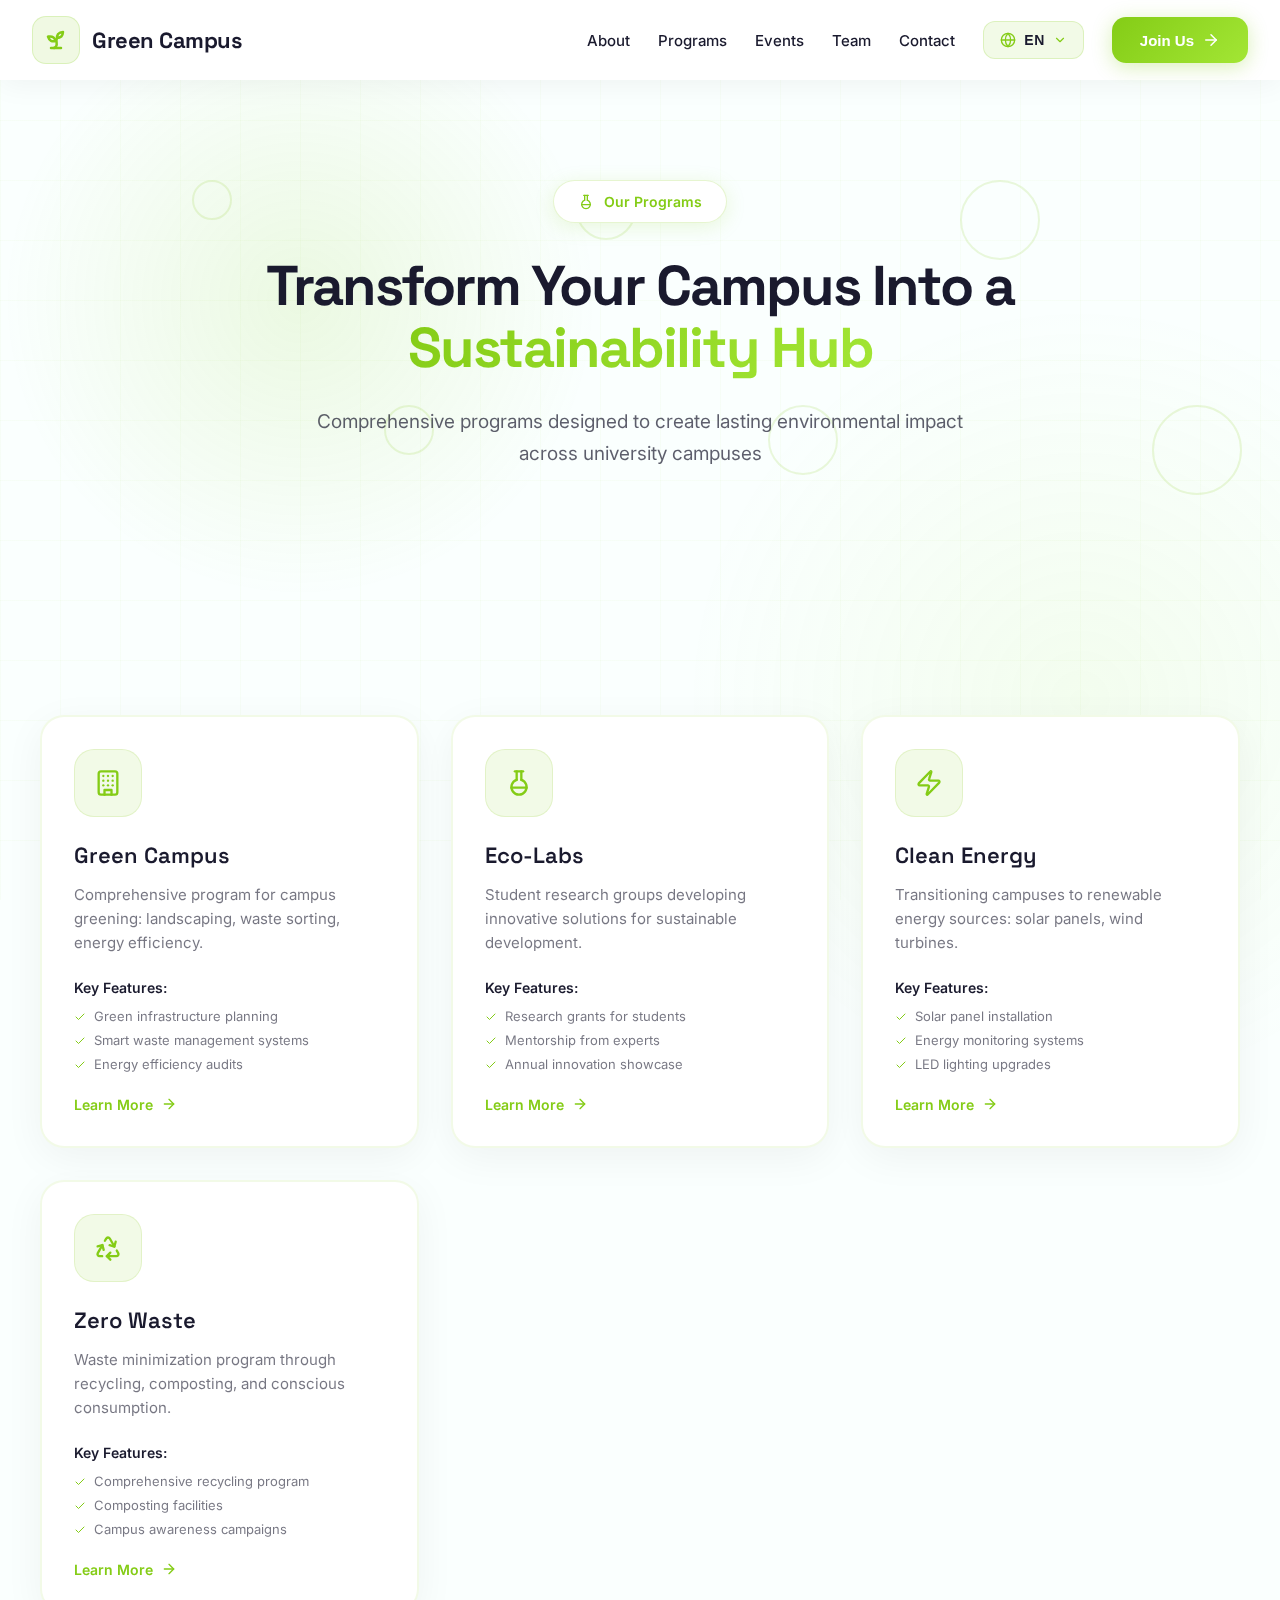
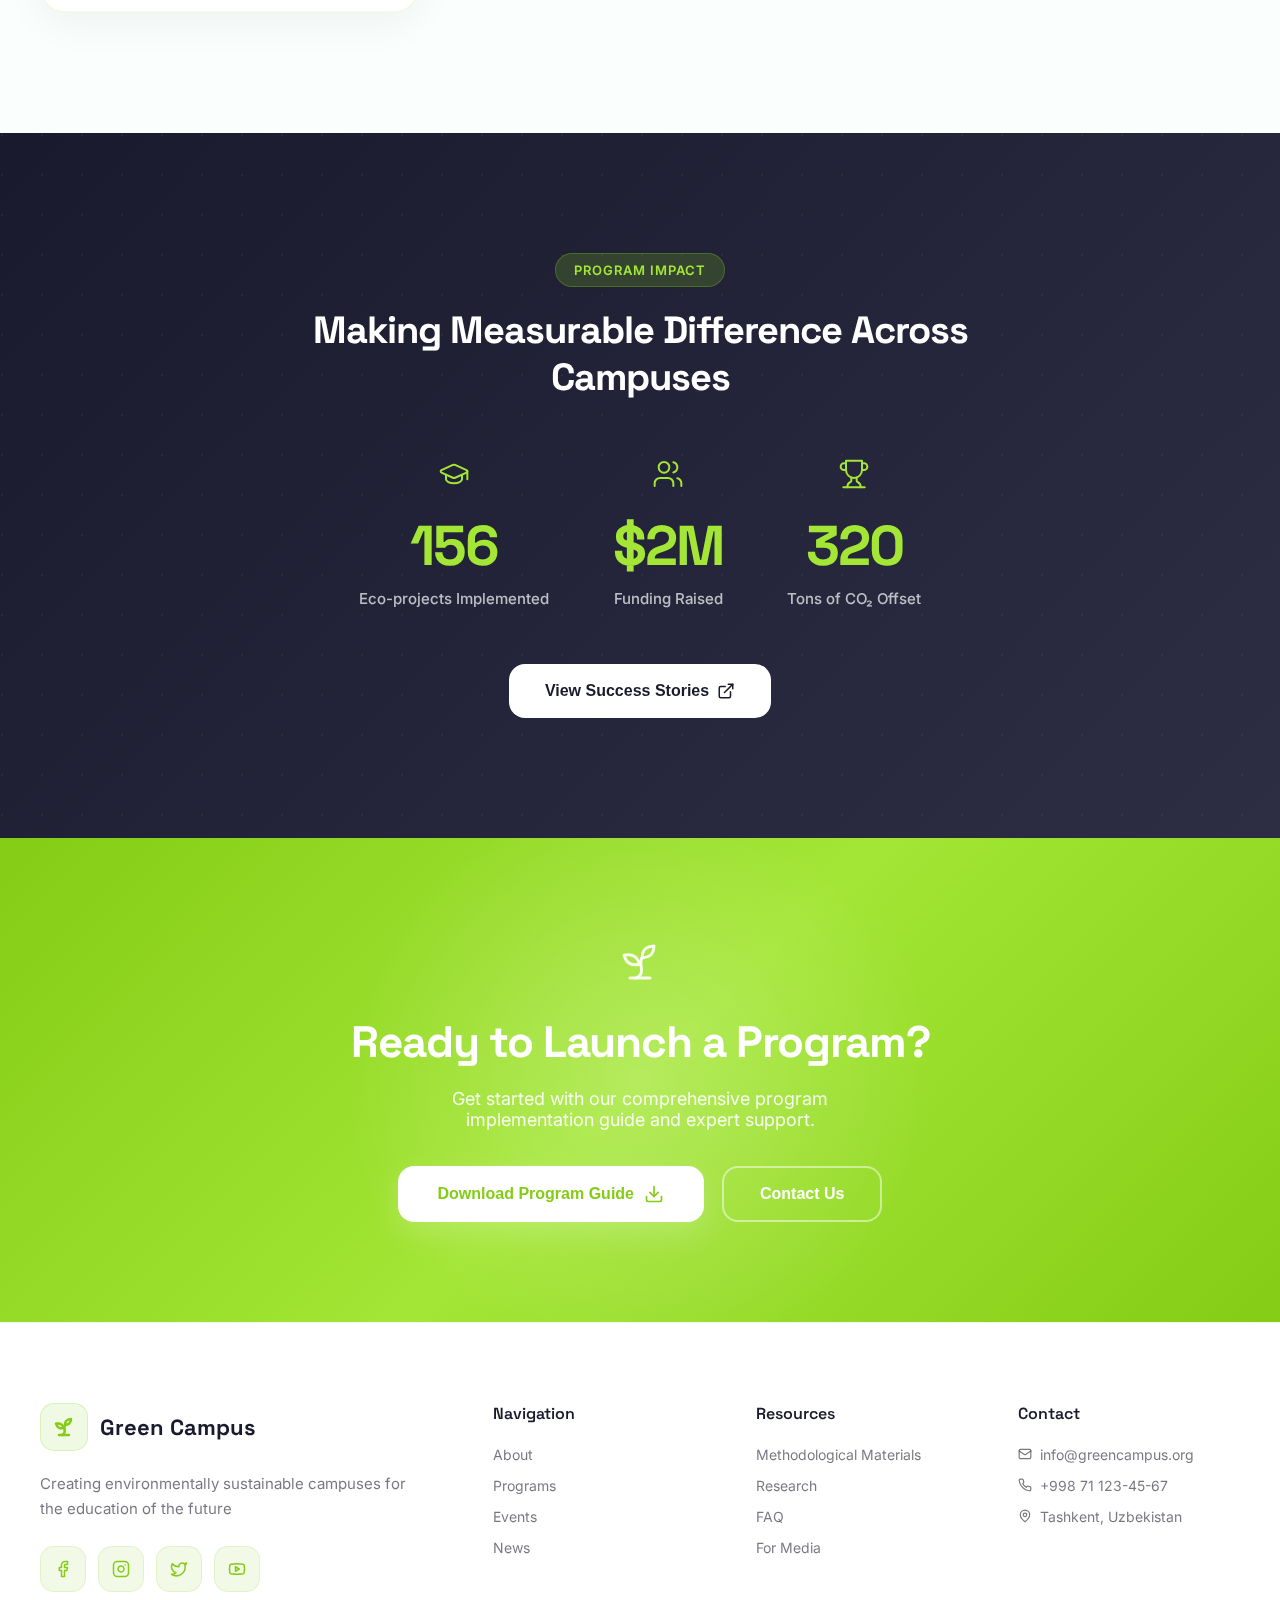
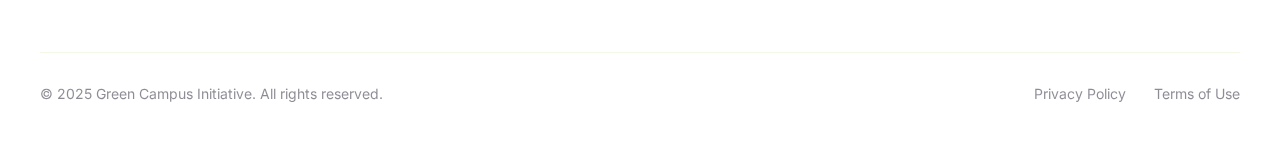
<file: programs.html>
<!DOCTYPE html>
<html lang="en">
<head>
    <meta charset="UTF-8">
    <meta name="viewport" content="width=device-width, initial-scale=1.0">
    <title>Programs - Green Campus Initiative</title>
    <link rel="stylesheet" href="style.css">
    <link rel="preconnect" href="https://fonts.googleapis.com">
    <link rel="preconnect" href="https://fonts.gstatic.com" crossorigin>
    <link href="https://fonts.googleapis.com/css2?family=Space+Grotesk:wght@400;500;600;700&family=Inter:wght@300;400;500;600;700&display=swap" rel="stylesheet">
</head>
<body>
    <div class="container">
        <!-- Animated gradient background -->
        <div class="gradient-orb" id="gradientOrb"></div>
        <div class="gradient-orb-2"></div>
        <div class="grid-pattern"></div>

        <!-- Floating elements -->
        <div class="floating-elements">
            <div class="floating-shape" style="left: 15%; top: 20%; animation-delay: 0s; width: 40px; height: 40px;"></div>
            <div class="floating-shape" style="left: 30%; top: 45%; animation-delay: 0.5s; width: 50px; height: 50px;"></div>
            <div class="floating-shape" style="left: 45%; top: 20%; animation-delay: 1s; width: 60px; height: 60px;"></div>
            <div class="floating-shape" style="left: 60%; top: 45%; animation-delay: 1.5s; width: 70px; height: 70px;"></div>
            <div class="floating-shape" style="left: 75%; top: 20%; animation-delay: 2s; width: 80px; height: 80px;"></div>
            <div class="floating-shape" style="left: 90%; top: 45%; animation-delay: 2.5s; width: 90px; height: 90px;"></div>
        </div>

        <!-- Navigation -->
        <nav class="nav scrolled" id="nav">
            <div class="nav-content">
                <div class="logo">
                    <a href="index.html" style="display: flex; align-items: center; gap: 12px; text-decoration: none;">
                        <div class="logo-icon-wrap">
                            <svg width="24" height="24" viewBox="0 0 24 24" fill="none" stroke="#84cc16" stroke-width="2.5" stroke-linecap="round" stroke-linejoin="round">
                                <path d="M7 20h10"/>
                                <path d="M10 20c5.5-2.5.8-6.4 3-10"/>
                                <path d="M9.5 9.4c1.1.8 1.8 2.2 2.3 3.7-2 .4-3.5.4-4.8-.3-1.2-.6-2.3-1.9-3-4.2 2.8-.5 4.4 0 5.5.8z"/>
                                <path d="M14.1 6a7 7 0 0 0-1.1 4c1.9-.1 3.3-.6 4.3-1.4 1-1 1.6-2.3 1.7-4.6-2.7.1-4 1-4.9 2z"/>
                            </svg>
                        </div>
                        <span class="logo-text">Green Campus</span>
                    </a>
                </div>
                <div class="nav-links">
                    <a href="about.html" class="nav-link" data-key="about">About</a>
                    <a href="programs.html" class="nav-link" data-key="programs">Programs</a>
                    <a href="events.html" class="nav-link" data-key="events">Events</a>
                    <a href="about.html#team" class="nav-link" data-key="team">Team</a>
                    <a href="contact.html" class="nav-link" data-key="contacts">Contact</a>

                    <!-- Language Selector -->
                    <div class="lang-selector">
                        <button class="lang-btn" id="langBtn">
                            <svg width="16" height="16" viewBox="0 0 24 24" fill="none" stroke="#84cc16" stroke-width="2" stroke-linecap="round" stroke-linejoin="round">
                                <circle cx="12" cy="12" r="10"/>
                                <path d="M12 2a14.5 14.5 0 0 0 0 20 14.5 14.5 0 0 0 0-20"/>
                                <path d="M2 12h20"/>
                            </svg>
                            <span class="lang-btn-text" id="currentLang">EN</span>
                            <svg width="14" height="14" viewBox="0 0 24 24" fill="none" stroke="#84cc16" stroke-width="2" stroke-linecap="round" stroke-linejoin="round">
                                <path d="m6 9 6 6 6-6"/>
                            </svg>
                        </button>
                        <div class="lang-dropdown" id="langDropdown">
                            <button class="lang-option" data-lang="uz">
                                <span>🇺🇿</span>
                                <span>O'zbek</span>
                                <svg class="check-icon" width="16" height="16" viewBox="0 0 24 24" fill="none" stroke="#84cc16" stroke-width="2" stroke-linecap="round" stroke-linejoin="round">
                                    <path d="M20 6 9 17l-5-5"/>
                                </svg>
                            </button>
                            <button class="lang-option" data-lang="ru">
                                <span>🇷🇺</span>
                                <span>Русский</span>
                                <svg class="check-icon" width="16" height="16" viewBox="0 0 24 24" fill="none" stroke="#84cc16" stroke-width="2" stroke-linecap="round" stroke-linejoin="round">
                                    <path d="M20 6 9 17l-5-5"/>
                                </svg>
                            </button>
                            <button class="lang-option active" data-lang="en">
                                <span>🇬🇧</span>
                                <span>English</span>
                                <svg class="check-icon" width="16" height="16" viewBox="0 0 24 24" fill="none" stroke="#84cc16" stroke-width="2" stroke-linecap="round" stroke-linejoin="round">
                                    <path d="M20 6 9 17l-5-5"/>
                                </svg>
                            </button>
                        </div>
                    </div>

                    <button class="join-btn">
                        <span data-i18n="nav.join">Join Us</span>
                        <svg width="18" height="18" viewBox="0 0 24 24" fill="none" stroke="currentColor" stroke-width="2" stroke-linecap="round" stroke-linejoin="round">
                            <path d="M5 12h14"/>
                            <path d="m12 5 7 7-7 7"/>
                        </svg>
                    </button>
                </div>
            </div>
        </nav>

        <!-- Page Header -->
        <section class="hero" style="min-height: 60vh; padding: 180px 32px 80px;">
            <div class="hero-content">
                <div class="hero-tag">
                    <svg width="16" height="16" viewBox="0 0 24 24" fill="none" stroke="#84cc16" stroke-width="2" stroke-linecap="round" stroke-linejoin="round">
                        <path d="M10 2v7.31"/>
                        <path d="M14 9.3V1.99"/>
                        <path d="M8.5 2h7"/>
                        <path d="M14 9.3a6.5 6.5 0 1 1-4 0"/>
                        <path d="M5.52 16h12.96"/>
                    </svg>
                    <span data-i18n="programs.tag">Our Programs</span>
                </div>
                <h1 class="hero-title" style="font-size: clamp(36px, 5vw, 56px);">
                    <span data-i18n="programs.header.title1">Transform Your Campus Into a</span><br>
                    <span class="hero-highlight" data-i18n="programs.header.title2">Sustainability Hub</span>
                </h1>
                <p class="hero-subtitle" data-i18n="programs.header.subtitle">Comprehensive programs designed to create lasting environmental impact across university campuses</p>
            </div>
        </section>

        <!-- Programs Section -->
        <section class="programs-section">
            <div class="section-content">
                <div class="programs-grid" style="grid-template-columns: repeat(auto-fit, minmax(280px, 1fr)); gap: 32px;">
                    <div class="program-card" data-index="0">
                        <div class="program-icon-wrap">
                            <svg width="28" height="28" viewBox="0 0 24 24" fill="none" stroke="#84cc16" stroke-width="2" stroke-linecap="round" stroke-linejoin="round">
                                <rect width="16" height="20" x="4" y="2" rx="2" ry="2"/>
                                <path d="M9 22v-4h6v4"/>
                                <path d="M8 6h.01"/>
                                <path d="M16 6h.01"/>
                                <path d="M12 6h.01"/>
                                <path d="M12 10h.01"/>
                                <path d="M12 14h.01"/>
                                <path d="M16 10h.01"/>
                                <path d="M16 14h.01"/>
                                <path d="M8 10h.01"/>
                                <path d="M8 14h.01"/>
                            </svg>
                        </div>
                        <h3 class="program-title" data-i18n="programs.items.0.title">Green Campus</h3>
                        <p class="program-desc" data-i18n="programs.items.0.description">Comprehensive program for campus greening: landscaping, waste sorting, energy efficiency.</p>
                        <div style="margin-top: 24px;">
                            <h4 style="font-size: 14px; font-weight: 600; color: #1a1a2e; margin-bottom: 12px;">Key Features:</h4>
                            <ul style="list-style: none; padding: 0; margin: 0;">
                                <li style="font-size: 13px; color: rgba(26, 26, 46, 0.6); padding-left: 20px; margin-bottom: 8px; position: relative;">
                                    <svg width="12" height="12" viewBox="0 0 24 24" fill="none" stroke="#84cc16" stroke-width="2" stroke-linecap="round" stroke-linejoin="round" style="position: absolute; left: 0; top: 3px;">
                                        <polyline points="20 6 9 17 4 12"/>
                                    </svg>
                                    Green infrastructure planning
                                </li>
                                <li style="font-size: 13px; color: rgba(26, 26, 46, 0.6); padding-left: 20px; margin-bottom: 8px; position: relative;">
                                    <svg width="12" height="12" viewBox="0 0 24 24" fill="none" stroke="#84cc16" stroke-width="2" stroke-linecap="round" stroke-linejoin="round" style="position: absolute; left: 0; top: 3px;">
                                        <polyline points="20 6 9 17 4 12"/>
                                    </svg>
                                    Smart waste management systems
                                </li>
                                <li style="font-size: 13px; color: rgba(26, 26, 46, 0.6); padding-left: 20px; position: relative;">
                                    <svg width="12" height="12" viewBox="0 0 24 24" fill="none" stroke="#84cc16" stroke-width="2" stroke-linecap="round" stroke-linejoin="round" style="position: absolute; left: 0; top: 3px;">
                                        <polyline points="20 6 9 17 4 12"/>
                                    </svg>
                                    Energy efficiency audits
                                </li>
                            </ul>
                        </div>
                        <a href="#" class="program-link" style="margin-top: 24px;">
                            <span data-i18n="programs.learnMore">Learn More</span>
                            <svg width="16" height="16" viewBox="0 0 24 24" fill="none" stroke="currentColor" stroke-width="2" stroke-linecap="round" stroke-linejoin="round" class="program-arrow">
                                <path d="M5 12h14"/>
                                <path d="m12 5 7 7-7 7"/>
                            </svg>
                        </a>
                        <div class="program-glow"></div>
                    </div>

                    <div class="program-card" data-index="1">
                        <div class="program-icon-wrap">
                            <svg width="28" height="28" viewBox="0 0 24 24" fill="none" stroke="#84cc16" stroke-width="2" stroke-linecap="round" stroke-linejoin="round">
                                <path d="M10 2v7.31"/>
                                <path d="M14 9.3V1.99"/>
                                <path d="M8.5 2h7"/>
                                <path d="M14 9.3a6.5 6.5 0 1 1-4 0"/>
                                <path d="M5.52 16h12.96"/>
                            </svg>
                        </div>
                        <h3 class="program-title" data-i18n="programs.items.1.title">Eco-Labs</h3>
                        <p class="program-desc" data-i18n="programs.items.1.description">Student research groups developing innovative solutions for sustainable development.</p>
                        <div style="margin-top: 24px;">
                            <h4 style="font-size: 14px; font-weight: 600; color: #1a1a2e; margin-bottom: 12px;">Key Features:</h4>
                            <ul style="list-style: none; padding: 0; margin: 0;">
                                <li style="font-size: 13px; color: rgba(26, 26, 46, 0.6); padding-left: 20px; margin-bottom: 8px; position: relative;">
                                    <svg width="12" height="12" viewBox="0 0 24 24" fill="none" stroke="#84cc16" stroke-width="2" stroke-linecap="round" stroke-linejoin="round" style="position: absolute; left: 0; top: 3px;">
                                        <polyline points="20 6 9 17 4 12"/>
                                    </svg>
                                    Research grants for students
                                </li>
                                <li style="font-size: 13px; color: rgba(26, 26, 46, 0.6); padding-left: 20px; margin-bottom: 8px; position: relative;">
                                    <svg width="12" height="12" viewBox="0 0 24 24" fill="none" stroke="#84cc16" stroke-width="2" stroke-linecap="round" stroke-linejoin="round" style="position: absolute; left: 0; top: 3px;">
                                        <polyline points="20 6 9 17 4 12"/>
                                    </svg>
                                    Mentorship from experts
                                </li>
                                <li style="font-size: 13px; color: rgba(26, 26, 46, 0.6); padding-left: 20px; position: relative;">
                                    <svg width="12" height="12" viewBox="0 0 24 24" fill="none" stroke="#84cc16" stroke-width="2" stroke-linecap="round" stroke-linejoin="round" style="position: absolute; left: 0; top: 3px;">
                                        <polyline points="20 6 9 17 4 12"/>
                                    </svg>
                                    Annual innovation showcase
                                </li>
                            </ul>
                        </div>
                        <a href="#" class="program-link" style="margin-top: 24px;">
                            <span data-i18n="programs.learnMore">Learn More</span>
                            <svg width="16" height="16" viewBox="0 0 24 24" fill="none" stroke="currentColor" stroke-width="2" stroke-linecap="round" stroke-linejoin="round" class="program-arrow">
                                <path d="M5 12h14"/>
                                <path d="m12 5 7 7-7 7"/>
                            </svg>
                        </a>
                        <div class="program-glow"></div>
                    </div>

                    <div class="program-card" data-index="2">
                        <div class="program-icon-wrap">
                            <svg width="28" height="28" viewBox="0 0 24 24" fill="none" stroke="#84cc16" stroke-width="2" stroke-linecap="round" stroke-linejoin="round">
                                <path d="M4 14a1 1 0 0 1-.78-1.63l9.9-10.2a.5.5 0 0 1 .86.46l-1.92 6.02A1 1 0 0 0 13 10h7a1 1 0 0 1 .78 1.63l-9.9 10.2a.5.5 0 0 1-.86-.46l1.92-6.02A1 1 0 0 0 11 14z"/>
                            </svg>
                        </div>
                        <h3 class="program-title" data-i18n="programs.items.2.title">Clean Energy</h3>
                        <p class="program-desc" data-i18n="programs.items.2.description">Transitioning campuses to renewable energy sources: solar panels, wind turbines.</p>
                        <div style="margin-top: 24px;">
                            <h4 style="font-size: 14px; font-weight: 600; color: #1a1a2e; margin-bottom: 12px;">Key Features:</h4>
                            <ul style="list-style: none; padding: 0; margin: 0;">
                                <li style="font-size: 13px; color: rgba(26, 26, 46, 0.6); padding-left: 20px; margin-bottom: 8px; position: relative;">
                                    <svg width="12" height="12" viewBox="0 0 24 24" fill="none" stroke="#84cc16" stroke-width="2" stroke-linecap="round" stroke-linejoin="round" style="position: absolute; left: 0; top: 3px;">
                                        <polyline points="20 6 9 17 4 12"/>
                                    </svg>
                                    Solar panel installation
                                </li>
                                <li style="font-size: 13px; color: rgba(26, 26, 46, 0.6); padding-left: 20px; margin-bottom: 8px; position: relative;">
                                    <svg width="12" height="12" viewBox="0 0 24 24" fill="none" stroke="#84cc16" stroke-width="2" stroke-linecap="round" stroke-linejoin="round" style="position: absolute; left: 0; top: 3px;">
                                        <polyline points="20 6 9 17 4 12"/>
                                    </svg>
                                    Energy monitoring systems
                                </li>
                                <li style="font-size: 13px; color: rgba(26, 26, 46, 0.6); padding-left: 20px; position: relative;">
                                    <svg width="12" height="12" viewBox="0 0 24 24" fill="none" stroke="#84cc16" stroke-width="2" stroke-linecap="round" stroke-linejoin="round" style="position: absolute; left: 0; top: 3px;">
                                        <polyline points="20 6 9 17 4 12"/>
                                    </svg>
                                    LED lighting upgrades
                                </li>
                            </ul>
                        </div>
                        <a href="#" class="program-link" style="margin-top: 24px;">
                            <span data-i18n="programs.learnMore">Learn More</span>
                            <svg width="16" height="16" viewBox="0 0 24 24" fill="none" stroke="currentColor" stroke-width="2" stroke-linecap="round" stroke-linejoin="round" class="program-arrow">
                                <path d="M5 12h14"/>
                                <path d="m12 5 7 7-7 7"/>
                            </svg>
                        </a>
                        <div class="program-glow"></div>
                    </div>

                    <div class="program-card" data-index="3">
                        <div class="program-icon-wrap">
                            <svg width="28" height="28" viewBox="0 0 24 24" fill="none" stroke="#84cc16" stroke-width="2" stroke-linecap="round" stroke-linejoin="round">
                                <path d="M7 19H4.815a1.83 1.83 0 0 1-1.57-.881 1.785 1.785 0 0 1-.004-1.784L7.196 9.5"/>
                                <path d="M11 19h8.203a1.83 1.83 0 0 0 1.556-.89 1.784 1.784 0 0 0 0-1.775l-1.226-2.12"/>
                                <path d="m14 16-3 3 3 3"/>
                                <path d="M8.293 13.596 7.196 9.5 3.1 10.598"/>
                                <path d="m9.344 5.811 1.093-1.892A1.83 1.83 0 0 1 11.985 3a1.784 1.784 0 0 1 1.546.888l3.943 6.843"/>
                                <path d="m13.378 9.633 4.096 1.098 1.097-4.096"/>
                            </svg>
                        </div>
                        <h3 class="program-title" data-i18n="programs.items.3.title">Zero Waste</h3>
                        <p class="program-desc" data-i18n="programs.items.3.description">Waste minimization program through recycling, composting, and conscious consumption.</p>
                        <div style="margin-top: 24px;">
                            <h4 style="font-size: 14px; font-weight: 600; color: #1a1a2e; margin-bottom: 12px;">Key Features:</h4>
                            <ul style="list-style: none; padding: 0; margin: 0;">
                                <li style="font-size: 13px; color: rgba(26, 26, 46, 0.6); padding-left: 20px; margin-bottom: 8px; position: relative;">
                                    <svg width="12" height="12" viewBox="0 0 24 24" fill="none" stroke="#84cc16" stroke-width="2" stroke-linecap="round" stroke-linejoin="round" style="position: absolute; left: 0; top: 3px;">
                                        <polyline points="20 6 9 17 4 12"/>
                                    </svg>
                                    Comprehensive recycling program
                                </li>
                                <li style="font-size: 13px; color: rgba(26, 26, 46, 0.6); padding-left: 20px; margin-bottom: 8px; position: relative;">
                                    <svg width="12" height="12" viewBox="0 0 24 24" fill="none" stroke="#84cc16" stroke-width="2" stroke-linecap="round" stroke-linejoin="round" style="position: absolute; left: 0; top: 3px;">
                                        <polyline points="20 6 9 17 4 12"/>
                                    </svg>
                                    Composting facilities
                                </li>
                                <li style="font-size: 13px; color: rgba(26, 26, 46, 0.6); padding-left: 20px; position: relative;">
                                    <svg width="12" height="12" viewBox="0 0 24 24" fill="none" stroke="#84cc16" stroke-width="2" stroke-linecap="round" stroke-linejoin="round" style="position: absolute; left: 0; top: 3px;">
                                        <polyline points="20 6 9 17 4 12"/>
                                    </svg>
                                    Campus awareness campaigns
                                </li>
                            </ul>
                        </div>
                        <a href="#" class="program-link" style="margin-top: 24px;">
                            <span data-i18n="programs.learnMore">Learn More</span>
                            <svg width="16" height="16" viewBox="0 0 24 24" fill="none" stroke="currentColor" stroke-width="2" stroke-linecap="round" stroke-linejoin="round" class="program-arrow">
                                <path d="M5 12h14"/>
                                <path d="m12 5 7 7-7 7"/>
                            </svg>
                        </a>
                        <div class="program-glow"></div>
                    </div>
                </div>
            </div>
        </section>

        <!-- Impact Section -->
        <section class="impact-section">
            <div class="impact-bg"></div>
            <div class="section-content">
                <div class="impact-content">
                    <span class="section-tag-light">Program Impact</span>
                    <h2 class="impact-title">Making Measurable Difference Across Campuses</h2>
                    <div class="impact-grid">
                        <div class="impact-item">
                            <svg width="32" height="32" viewBox="0 0 24 24" fill="none" stroke="#a3e635" stroke-width="1.5" stroke-linecap="round" stroke-linejoin="round" style="margin-bottom: 12px;">
                                <path d="M21.42 10.922a1 1 0 0 0-.019-1.838L12.83 5.18a2 2 0 0 0-1.66 0L2.6 9.08a1 1 0 0 0 0 1.832l8.57 3.908a2 2 0 0 0 1.66 0z"/>
                                <path d="M22 10v6"/>
                                <path d="M6 12.5V16a6 3 0 0 0 12 0v-3.5"/>
                            </svg>
                            <span class="impact-number">89</span>
                            <span class="impact-label">Partner Universities</span>
                        </div>
                        <div class="impact-item">
                            <svg width="32" height="32" viewBox="0 0 24 24" fill="none" stroke="#a3e635" stroke-width="1.5" stroke-linecap="round" stroke-linejoin="round" style="margin-bottom: 12px;">
                                <path d="M16 21v-2a4 4 0 0 0-4-4H6a4 4 0 0 0-4 4v2"/>
                                <circle cx="9" cy="7" r="4"/>
                                <path d="M22 21v-2a4 4 0 0 0-3-3.87"/>
                                <path d="M16 3.13a4 4 0 0 1 0 7.75"/>
                            </svg>
                            <span class="impact-number">12K+</span>
                            <span class="impact-label">Active Students</span>
                        </div>
                        <div class="impact-item">
                            <svg width="32" height="32" viewBox="0 0 24 24" fill="none" stroke="#a3e635" stroke-width="1.5" stroke-linecap="round" stroke-linejoin="round" style="margin-bottom: 12px;">
                                <path d="M6 9H4.5a2.5 2.5 0 0 1 0-5H6"/>
                                <path d="M18 9h1.5a2.5 2.5 0 0 0 0-5H18"/>
                                <path d="M4 22h16"/>
                                <path d="M10 14.66V17c0 .55-.47.98-.97 1.21C7.85 18.75 7 20.24 7 22"/>
                                <path d="M14 14.66V17c0 .55.47.98.97 1.21C16.15 18.75 17 20.24 17 22"/>
                                <path d="M18 2H6v7a6 6 0 0 0 12 0V2Z"/>
                            </svg>
                            <span class="impact-number">42</span>
                            <span class="impact-label">Awards Won</span>
                        </div>
                    </div>
                    <button class="impact-btn">
                        <span>View Success Stories</span>
                        <svg width="18" height="18" viewBox="0 0 24 24" fill="none" stroke="currentColor" stroke-width="2" stroke-linecap="round" stroke-linejoin="round" style="margin-left: 8px;">
                            <path d="M15 3h6v6"/>
                            <path d="M10 14 21 3"/>
                            <path d="M18 13v6a2 2 0 0 1-2 2H5a2 2 0 0 1-2-2V8a2 2 0 0 1 2-2h6"/>
                        </svg>
                    </button>
                </div>
            </div>
        </section>

        <!-- CTA Section -->
        <section class="cta-section">
            <div class="cta-glow"></div>
            <div class="cta-content">
                <svg width="48" height="48" viewBox="0 0 24 24" fill="none" stroke="rgba(255,255,255,0.9)" stroke-width="1.5" stroke-linecap="round" stroke-linejoin="round" style="margin-bottom: 24px;">
                    <path d="M7 20h10"/>
                    <path d="M10 20c5.5-2.5.8-6.4 3-10"/>
                    <path d="M9.5 9.4c1.1.8 1.8 2.2 2.3 3.7-2 .4-3.5.4-4.8-.3-1.2-.6-2.3-1.9-3-4.2 2.8-.5 4.4 0 5.5.8z"/>
                    <path d="M14.1 6a7 7 0 0 0-1.1 4c1.9-.1 3.3-.6 4.3-1.4 1-1 1.6-2.3 1.7-4.6-2.7.1-4 1-4.9 2z"/>
                </svg>
                <h2 class="cta-title">Ready to Launch a Program?</h2>
                <p class="cta-text">Get started with our comprehensive program implementation guide and expert support.</p>
                <div class="cta-buttons">
                    <button class="cta-primary-btn">
                        <span>Download Program Guide</span>
                        <svg width="20" height="20" viewBox="0 0 24 24" fill="none" stroke="currentColor" stroke-width="2" stroke-linecap="round" stroke-linejoin="round">
                            <path d="M21 15v4a2 2 0 0 1-2 2H5a2 2 0 0 1-2-2v-4"/>
                            <polyline points="7 10 12 15 17 10"/>
                            <line x1="12" x2="12" y1="15" y2="3"/>
                        </svg>
                    </button>
                    <button class="cta-secondary-btn">Contact Us</button>
                </div>
            </div>
        </section>

        <!-- Footer -->
        <footer class="footer">
            <div class="footer-content">
                <div class="footer-main">
                    <div class="footer-brand">
                        <div class="footer-logo">
                            <div class="logo-icon-wrap">
                                <svg width="24" height="24" viewBox="0 0 24 24" fill="none" stroke="#84cc16" stroke-width="2.5" stroke-linecap="round" stroke-linejoin="round">
                                    <path d="M7 20h10"/>
                                    <path d="M10 20c5.5-2.5.8-6.4 3-10"/>
                                    <path d="M9.5 9.4c1.1.8 1.8 2.2 2.3 3.7-2 .4-3.5.4-4.8-.3-1.2-.6-2.3-1.9-3-4.2 2.8-.5 4.4 0 5.5.8z"/>
                                    <path d="M14.1 6a7 7 0 0 0-1.1 4c1.9-.1 3.3-.6 4.3-1.4 1-1 1.6-2.3 1.7-4.6-2.7.1-4 1-4.9 2z"/>
                                </svg>
                            </div>
                            <span class="footer-logo-text">Green Campus</span>
                        </div>
                        <p class="footer-desc" data-i18n="footer.desc">Creating environmentally sustainable campuses for the education of the future</p>
                        <div class="footer-socials">
                            <div class="footer-social-icon">
                                <svg width="18" height="18" viewBox="0 0 24 24" fill="none" stroke="#84cc16" stroke-width="2" stroke-linecap="round" stroke-linejoin="round">
                                    <path d="M18 2h-3a5 5 0 0 0-5 5v3H7v4h3v8h4v-8h3l1-4h-4V7a1 1 0 0 1 1-1h3z"/>
                                </svg>
                            </div>
                            <div class="footer-social-icon">
                                <svg width="18" height="18" viewBox="0 0 24 24" fill="none" stroke="#84cc16" stroke-width="2" stroke-linecap="round" stroke-linejoin="round">
                                    <rect width="20" height="20" x="2" y="2" rx="5" ry="5"/>
                                    <path d="M16 11.37A4 4 0 1 1 12.63 8 4 4 0 0 1 16 11.37z"/>
                                    <line x1="17.5" x2="17.51" y1="6.5" y2="6.5"/>
                                </svg>
                            </div>
                            <div class="footer-social-icon">
                                <svg width="18" height="18" viewBox="0 0 24 24" fill="none" stroke="#84cc16" stroke-width="2" stroke-linecap="round" stroke-linejoin="round">
                                    <path d="M22 4s-.7 2.1-2 3.4c1.6 10-9.4 17.3-18 11.6 2.2.1 4.4-.6 6-2C3 15.5.5 9.6 3 5c2.2 2.6 5.6 4.1 9 4-.9-4.2 4-6.6 7-3.8 1.1 0 3-1.2 3-1.2z"/>
                                </svg>
                            </div>
                            <div class="footer-social-icon">
                                <svg width="18" height="18" viewBox="0 0 24 24" fill="none" stroke="#84cc16" stroke-width="2" stroke-linecap="round" stroke-linejoin="round">
                                    <path d="M2.5 17a24.12 24.12 0 0 1 0-10 2 2 0 0 1 1.4-1.4 49.56 49.56 0 0 1 16.2 0A2 2 0 0 1 21.5 7a24.12 24.12 0 0 1 0 10 2 2 0 0 1-1.4 1.4 49.55 49.55 0 0 1-16.2 0A2 2 0 0 1 2.5 17"/>
                                    <path d="m10 15 5-3-5-3z"/>
                                </svg>
                            </div>
                        </div>
                    </div>
                    <div class="footer-links">
                        <div class="footer-column">
                            <h4 class="footer-col-title" data-i18n="footer.navigation">Navigation</h4>
                            <a href="about.html" class="footer-link" data-i18n="footer.links.0">About</a>
                            <a href="programs.html" class="footer-link" data-i18n="footer.links.1">Programs</a>
                            <a href="events.html" class="footer-link" data-i18n="footer.links.2">Events</a>
                            <a href="blog.html" class="footer-link" data-i18n="footer.links.3">News</a>
                        </div>
                        <div class="footer-column">
                            <h4 class="footer-col-title" data-i18n="footer.resources">Resources</h4>
                            <a href="#" class="footer-link" data-i18n="footer.resourceLinks.0">Methodological Materials</a>
                            <a href="#" class="footer-link" data-i18n="footer.resourceLinks.1">Research</a>
                            <a href="#" class="footer-link" data-i18n="footer.resourceLinks.2">FAQ</a>
                            <a href="#" class="footer-link" data-i18n="footer.resourceLinks.3">For Media</a>
                        </div>
                        <div class="footer-column">
                            <h4 class="footer-col-title" data-i18n="footer.contacts">Contact</h4>
                            <p class="footer-contact">
                                <svg width="14" height="14" viewBox="0 0 24 24" fill="none" stroke="currentColor" stroke-width="2" stroke-linecap="round" stroke-linejoin="round" style="margin-right: 8px;">
                                    <rect width="20" height="16" x="2" y="4" rx="2"/>
                                    <path d="m22 7-8.97 5.7a1.94 1.94 0 0 1-2.06 0L2 7"/>
                                </svg>
                                info@greencampus.org
                            </p>
                            <p class="footer-contact">
                                <svg width="14" height="14" viewBox="0 0 24 24" fill="none" stroke="currentColor" stroke-width="2" stroke-linecap="round" stroke-linejoin="round" style="margin-right: 8px;">
                                    <path d="M22 16.92v3a2 2 0 0 1-2.18 2 19.79 19.79 0 0 1-8.63-3.07 19.5 19.5 0 0 1-6-6 19.79 19.79 0 0 1-3.07-8.67A2 2 0 0 1 4.11 2h3a2 2 0 0 1 2 1.72 12.84 12.84 0 0 0 .7 2.81 2 2 0 0 1-.45 2.11L8.09 9.91a16 16 0 0 0 6 6l1.27-1.27a2 2 0 0 1 2.11-.45 12.84 12.84 0 0 0 2.81.7A2 2 0 0 1 22 16.92z"/>
                                </svg>
                                +998 71 123-45-67
                            </p>
                            <p class="footer-contact">
                                <svg width="14" height="14" viewBox="0 0 24 24" fill="none" stroke="currentColor" stroke-width="2" stroke-linecap="round" stroke-linejoin="round" style="margin-right: 8px;">
                                    <path d="M20 10c0 6-8 12-8 12s-8-6-8-12a8 8 0 0 1 16 0Z"/>
                                    <circle cx="12" cy="10" r="3"/>
                                </svg>
                                Tashkent, Uzbekistan
                            </p>
                        </div>
                    </div>
                </div>
                <div class="footer-bottom">
                    <p class="copyright" data-i18n="footer.copyright">© 2025 Green Campus Initiative. All rights reserved.</p>
                    <div class="footer-legal">
                        <a href="#" class="legal-link" data-i18n="footer.privacy">Privacy Policy</a>
                        <a href="#" class="legal-link" data-i18n="footer.terms">Terms of Use</a>
                    </div>
                </div>
            </div>
        </footer>
    </div>

    <script src="script.js"></script>
</body>
</html>
</file>
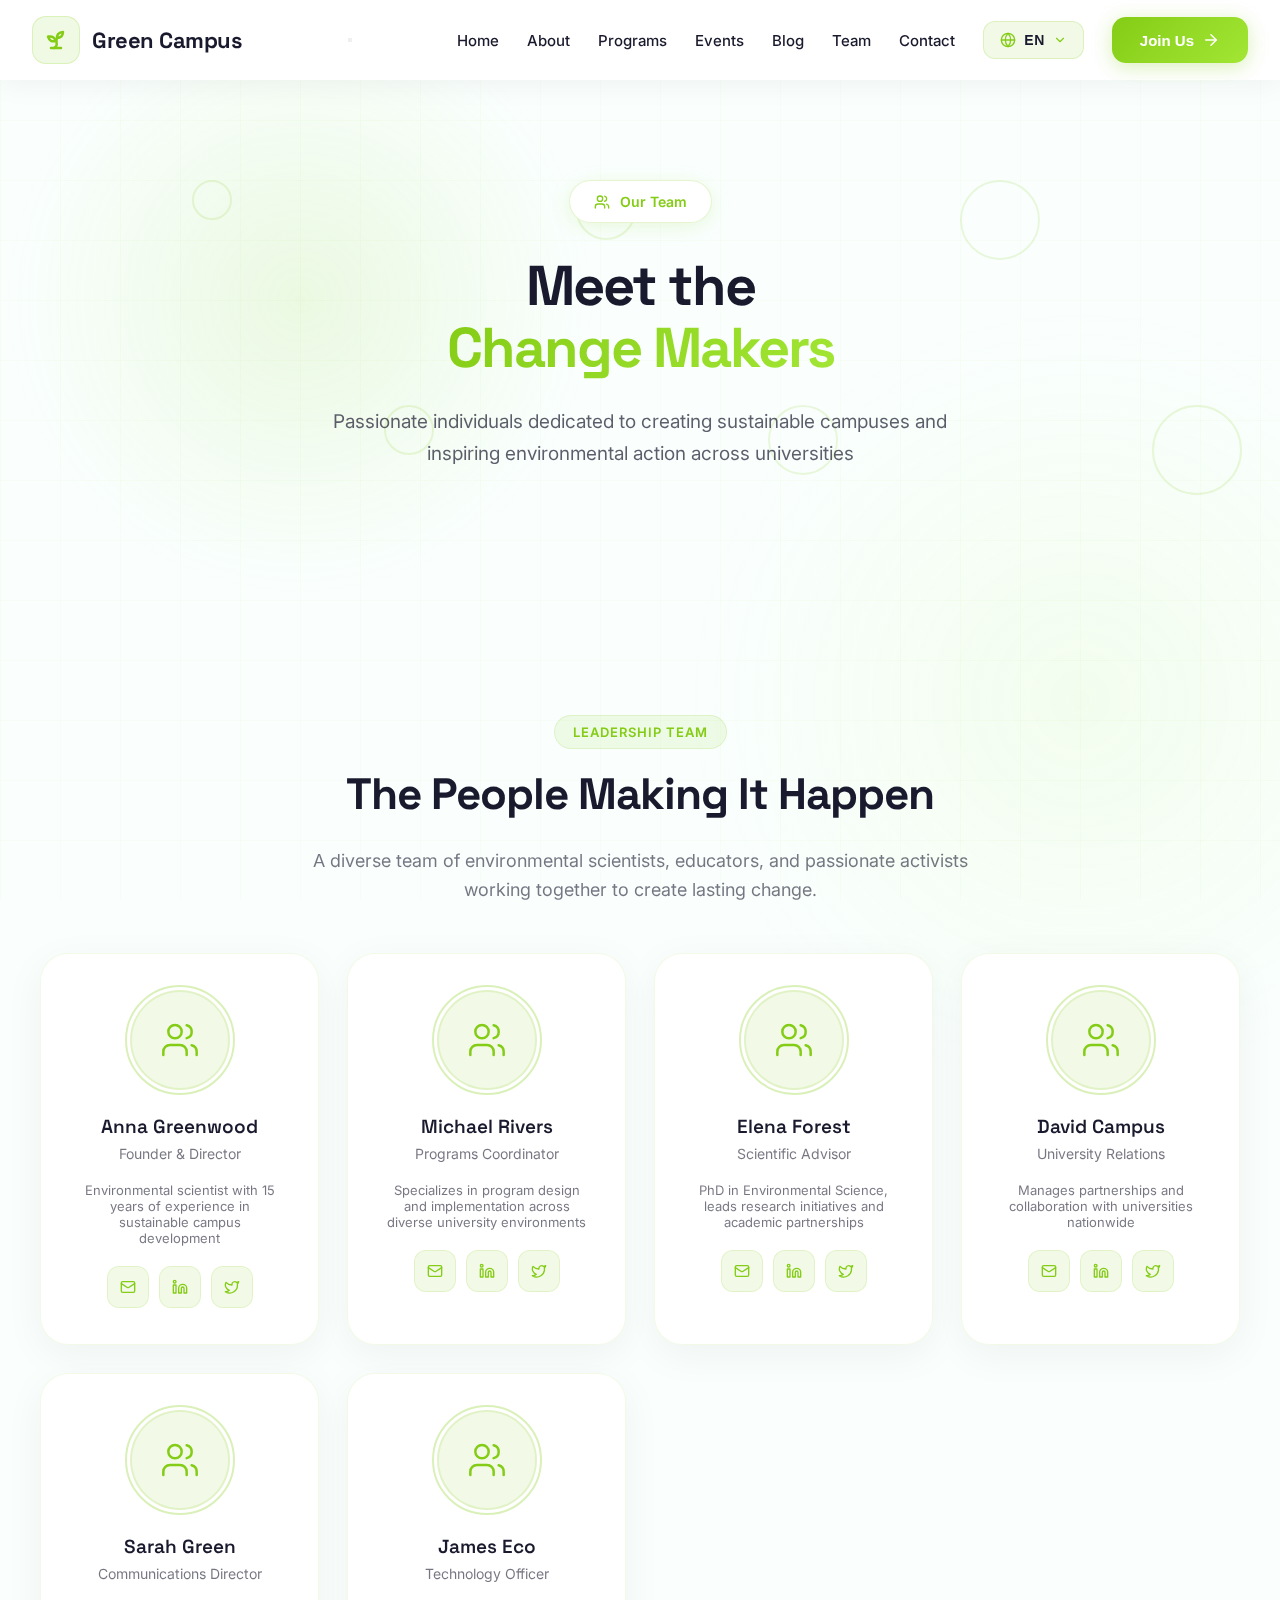
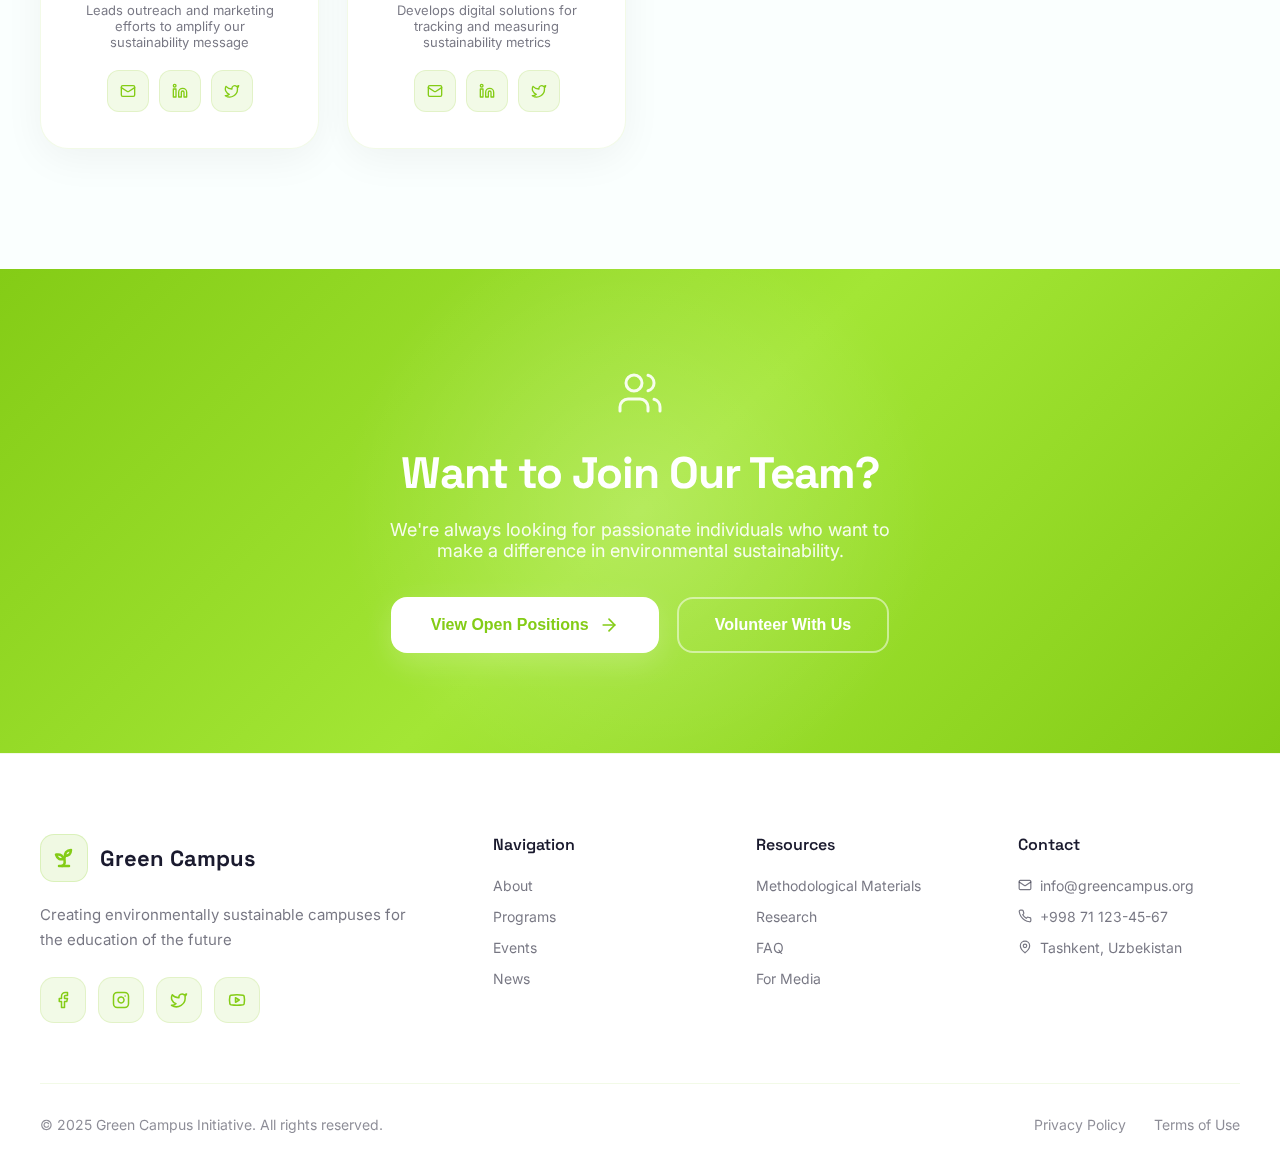
<file: team.html>
<!DOCTYPE html>
<html lang="en">
<head>
    <meta charset="UTF-8">
    <meta name="viewport" content="width=device-width, initial-scale=1.0">
    <title>Our Team - Green Campus Initiative</title>
    <link rel="stylesheet" href="style.css">
    <link rel="preconnect" href="https://fonts.googleapis.com">
    <link rel="preconnect" href="https://fonts.gstatic.com" crossorigin>
    <link href="https://fonts.googleapis.com/css2?family=Space+Grotesk:wght@400;500;600;700&family=Inter:wght@300;400;500;600;700&display=swap" rel="stylesheet">
</head>
<body>
    <div class="container">
        <div class="gradient-orb" id="gradientOrb"></div>
        <div class="gradient-orb-2"></div>
        <div class="grid-pattern"></div>

        <div class="floating-elements">
            <div class="floating-shape" style="left: 15%; top: 20%; animation-delay: 0s; width: 40px; height: 40px;"></div>
            <div class="floating-shape" style="left: 30%; top: 45%; animation-delay: 0.5s; width: 50px; height: 50px;"></div>
            <div class="floating-shape" style="left: 45%; top: 20%; animation-delay: 1s; width: 60px; height: 60px;"></div>
            <div class="floating-shape" style="left: 60%; top: 45%; animation-delay: 1.5s; width: 70px; height: 70px;"></div>
            <div class="floating-shape" style="left: 75%; top: 20%; animation-delay: 2s; width: 80px; height: 80px;"></div>
            <div class="floating-shape" style="left: 90%; top: 45%; animation-delay: 2.5s; width: 90px; height: 90px;"></div>
        </div>

        <nav class="nav scrolled" id="nav">
            <div class="nav-content">
                <div class="logo">
                    <a href="index.html" style="display: flex; align-items: center; gap: 12px; text-decoration: none;">
                        <div class="logo-icon-wrap">
                            <svg width="24" height="24" viewBox="0 0 24 24" fill="none" stroke="#84cc16" stroke-width="2.5" stroke-linecap="round" stroke-linejoin="round">
                                <path d="M7 20h10"/>
                                <path d="M10 20c5.5-2.5.8-6.4 3-10"/>
                                <path d="M9.5 9.4c1.1.8 1.8 2.2 2.3 3.7-2 .4-3.5.4-4.8-.3-1.2-.6-2.3-1.9-3-4.2 2.8-.5 4.4 0 5.5.8z"/>
                                <path d="M14.1 6a7 7 0 0 0-1.1 4c1.9-.1 3.3-.6 4.3-1.4 1-1 1.6-2.3 1.7-4.6-2.7.1-4 1-4.9 2z"/>
                            </svg>
                        </div>
                        <span class="logo-text">Green Campus</span>
                    </a>
                </div>

                <button class="mobile-menu-btn" id="mobileMenuBtn">
                    <span></span>
                    <span></span>
                    <span></span>
                </button>

                <div class="nav-links">
                    <a href="index.html" class="nav-link">Home</a>
                    <a href="about.html" class="nav-link">About</a>
                    <a href="programs.html" class="nav-link">Programs</a>
                    <a href="events.html" class="nav-link">Events</a>
                    <a href="blog.html" class="nav-link">Blog</a>
                    <a href="team.html" class="nav-link">Team</a>
                    <a href="contact.html" class="nav-link">Contact</a>

                    <div class="lang-selector">
                        <button class="lang-btn" id="langBtn">
                            <svg width="16" height="16" viewBox="0 0 24 24" fill="none" stroke="#84cc16" stroke-width="2" stroke-linecap="round" stroke-linejoin="round">
                                <circle cx="12" cy="12" r="10"/>
                                <path d="M12 2a14.5 14.5 0 0 0 0 20 14.5 14.5 0 0 0 0-20"/>
                                <path d="M2 12h20"/>
                            </svg>
                            <span class="lang-btn-text" id="currentLang">EN</span>
                            <svg width="14" height="14" viewBox="0 0 24 24" fill="none" stroke="#84cc16" stroke-width="2" stroke-linecap="round" stroke-linejoin="round">
                                <path d="m6 9 6 6 6-6"/>
                            </svg>
                        </button>
                        <div class="lang-dropdown" id="langDropdown">
                            <button class="lang-option" data-lang="uz">
                                <span>🇺🇿</span>
                                <span>O'zbek</span>
                                <svg class="check-icon" width="16" height="16" viewBox="0 0 24 24" fill="none" stroke="#84cc16" stroke-width="2" stroke-linecap="round" stroke-linejoin="round">
                                    <path d="M20 6 9 17l-5-5"/>
                                </svg>
                            </button>
                            <button class="lang-option" data-lang="ru">
                                <span>🇷🇺</span>
                                <span>Русский</span>
                                <svg class="check-icon" width="16" height="16" viewBox="0 0 24 24" fill="none" stroke="#84cc16" stroke-width="2" stroke-linecap="round" stroke-linejoin="round">
                                    <path d="M20 6 9 17l-5-5"/>
                                </svg>
                            </button>
                            <button class="lang-option active" data-lang="en">
                                <span>🇬🇧</span>
                                <span>English</span>
                                <svg class="check-icon" width="16" height="16" viewBox="0 0 24 24" fill="none" stroke="#84cc16" stroke-width="2" stroke-linecap="round" stroke-linejoin="round">
                                    <path d="M20 6 9 17l-5-5"/>
                                </svg>
                            </button>
                        </div>
                    </div>

                    <button class="join-btn">
                        <span>Join Us</span>
                        <svg width="18" height="18" viewBox="0 0 24 24" fill="none" stroke="currentColor" stroke-width="2" stroke-linecap="round" stroke-linejoin="round">
                            <path d="M5 12h14"/>
                            <path d="m12 5 7 7-7 7"/>
                        </svg>
                    </button>
                </div>
            </div>
        </nav>

        <section class="hero" style="min-height: 60vh; padding: 180px 32px 80px;">
            <div class="hero-content">
                <div class="hero-tag">
                    <svg width="16" height="16" viewBox="0 0 24 24" fill="none" stroke="#84cc16" stroke-width="2" stroke-linecap="round" stroke-linejoin="round">
                        <path d="M16 21v-2a4 4 0 0 0-4-4H6a4 4 0 0 0-4 4v2"/>
                        <circle cx="9" cy="7" r="4"/>
                        <path d="M22 21v-2a4 4 0 0 0-3-3.87"/>
                        <path d="M16 3.13a4 4 0 0 1 0 7.75"/>
                    </svg>
                    <span data-i18n="team.tag">Our Team</span>
                </div>
                <h1 class="hero-title" style="font-size: clamp(36px, 5vw, 56px);">
                    <span>Meet the</span><br>
                    <span class="hero-highlight">Change Makers</span>
                </h1>
                <p class="hero-subtitle" data-i18n="team.header.subtitle">Passionate individuals dedicated to creating sustainable campuses and inspiring environmental action across universities</p>
            </div>
        </section>

        <section class="team-section" id="team">
            <div class="section-content">
                <div class="team-header" style="text-align: center; margin-bottom: 48px;">
                    <span class="section-tag" data-i18n="team.leadership.tag">Leadership Team</span>
                    <h2 class="section-title" data-i18n="team.title">The People Making It Happen</h2>
                    <p class="section-subtitle" style="max-width: 700px; margin: 20px auto 0;">A diverse team of environmental scientists, educators, and passionate activists working together to create lasting change.</p>
                </div>
                <div class="team-grid">
                    <div class="team-card">
                        <div class="team-avatar-wrap">
                            <div class="team-avatar">
                                <svg width="40" height="40" viewBox="0 0 24 24" fill="none" stroke="#84cc16" stroke-width="1.5" stroke-linecap="round" stroke-linejoin="round">
                                    <path d="M16 21v-2a4 4 0 0 0-4-4H6a4 4 0 0 0-4 4v2"/>
                                    <circle cx="9" cy="7" r="4"/>
                                    <path d="M22 21v-2a4 4 0 0 0-3-3.87"/>
                                    <path d="M16 3.13a4 4 0 0 1 0 7.75"/>
                                </svg>
                            </div>
                            <div class="team-avatar-ring"></div>
                        </div>
                        <h4 class="team-name" data-i18n="team.members.0.name">Anna Greenwood</h4>
                        <p class="team-role" data-i18n="team.members.0.role">Founder & Director</p>
                        <p style="font-size: 13px; color: rgba(26, 26, 46, 0.6); margin: 12px 0 20px; text-align: center;">Environmental scientist with 15 years of experience in sustainable campus development</p>
                        <div class="team-social">
                            <div class="social-icon">
                                <svg width="16" height="16" viewBox="0 0 24 24" fill="none" stroke="#84cc16" stroke-width="2" stroke-linecap="round" stroke-linejoin="round">
                                    <rect width="20" height="16" x="2" y="4" rx="2"/>
                                    <path d="m22 7-8.97 5.7a1.94 1.94 0 0 1-2.06 0L2 7"/>
                                </svg>
                            </div>
                            <div class="social-icon">
                                <svg width="16" height="16" viewBox="0 0 24 24" fill="none" stroke="#84cc16" stroke-width="2" stroke-linecap="round" stroke-linejoin="round">
                                    <path d="M16 8a6 6 0 0 1 6 6v7h-4v-7a2 2 0 0 0-2-2 2 2 0 0 0-2 2v7h-4v-7a6 6 0 0 1 6-6z"/>
                                    <rect width="4" height="12" x="2" y="9"/>
                                    <circle cx="4" cy="4" r="2"/>
                                </svg>
                            </div>
                            <div class="social-icon">
                                <svg width="16" height="16" viewBox="0 0 24 24" fill="none" stroke="#84cc16" stroke-width="2" stroke-linecap="round" stroke-linejoin="round">
                                    <path d="M22 4s-.7 2.1-2 3.4c1.6 10-9.4 17.3-18 11.6 2.2.1 4.4-.6 6-2C3 15.5.5 9.6 3 5c2.2 2.6 5.6 4.1 9 4-.9-4.2 4-6.6 7-3.8 1.1 0 3-1.2 3-1.2z"/>
                                </svg>
                            </div>
                        </div>
                    </div>
                    <div class="team-card">
                        <div class="team-avatar-wrap">
                            <div class="team-avatar">
                                <svg width="40" height="40" viewBox="0 0 24 24" fill="none" stroke="#84cc16" stroke-width="1.5" stroke-linecap="round" stroke-linejoin="round">
                                    <path d="M16 21v-2a4 4 0 0 0-4-4H6a4 4 0 0 0-4 4v2"/>
                                    <circle cx="9" cy="7" r="4"/>
                                    <path d="M22 21v-2a4 4 0 0 0-3-3.87"/>
                                    <path d="M16 3.13a4 4 0 0 1 0 7.75"/>
                                </svg>
                            </div>
                            <div class="team-avatar-ring"></div>
                        </div>
                        <h4 class="team-name" data-i18n="team.members.1.name">Michael Rivers</h4>
                        <p class="team-role" data-i18n="team.members.1.role">Programs Coordinator</p>
                        <p style="font-size: 13px; color: rgba(26, 26, 46, 0.6); margin: 12px 0 20px; text-align: center;">Specializes in program design and implementation across diverse university environments</p>
                        <div class="team-social">
                            <div class="social-icon">
                                <svg width="16" height="16" viewBox="0 0 24 24" fill="none" stroke="#84cc16" stroke-width="2" stroke-linecap="round" stroke-linejoin="round">
                                    <rect width="20" height="16" x="2" y="4" rx="2"/>
                                    <path d="m22 7-8.97 5.7a1.94 1.94 0 0 1-2.06 0L2 7"/>
                                </svg>
                            </div>
                            <div class="social-icon">
                                <svg width="16" height="16" viewBox="0 0 24 24" fill="none" stroke="#84cc16" stroke-width="2" stroke-linecap="round" stroke-linejoin="round">
                                    <path d="M16 8a6 6 0 0 1 6 6v7h-4v-7a2 2 0 0 0-2-2 2 2 0 0 0-2 2v7h-4v-7a6 6 0 0 1 6-6z"/>
                                    <rect width="4" height="12" x="2" y="9"/>
                                    <circle cx="4" cy="4" r="2"/>
                                </svg>
                            </div>
                            <div class="social-icon">
                                <svg width="16" height="16" viewBox="0 0 24 24" fill="none" stroke="#84cc16" stroke-width="2" stroke-linecap="round" stroke-linejoin="round">
                                    <path d="M22 4s-.7 2.1-2 3.4c1.6 10-9.4 17.3-18 11.6 2.2.1 4.4-.6 6-2C3 15.5.5 9.6 3 5c2.2 2.6 5.6 4.1 9 4-.9-4.2 4-6.6 7-3.8 1.1 0 3-1.2 3-1.2z"/>
                                </svg>
                            </div>
                        </div>
                    </div>
                    <div class="team-card">
                        <div class="team-avatar-wrap">
                            <div class="team-avatar">
                                <svg width="40" height="40" viewBox="0 0 24 24" fill="none" stroke="#84cc16" stroke-width="1.5" stroke-linecap="round" stroke-linejoin="round">
                                    <path d="M16 21v-2a4 4 0 0 0-4-4H6a4 4 0 0 0-4 4v2"/>
                                    <circle cx="9" cy="7" r="4"/>
                                    <path d="M22 21v-2a4 4 0 0 0-3-3.87"/>
                                    <path d="M16 3.13a4 4 0 0 1 0 7.75"/>
                                </svg>
                            </div>
                            <div class="team-avatar-ring"></div>
                        </div>
                        <h4 class="team-name" data-i18n="team.members.2.name">Elena Forest</h4>
                        <p class="team-role" data-i18n="team.members.2.role">Scientific Advisor</p>
                        <p style="font-size: 13px; color: rgba(26, 26, 46, 0.6); margin: 12px 0 20px; text-align: center;">PhD in Environmental Science, leads research initiatives and academic partnerships</p>
                        <div class="team-social">
                            <div class="social-icon">
                                <svg width="16" height="16" viewBox="0 0 24 24" fill="none" stroke="#84cc16" stroke-width="2" stroke-linecap="round" stroke-linejoin="round">
                                    <rect width="20" height="16" x="2" y="4" rx="2"/>
                                    <path d="m22 7-8.97 5.7a1.94 1.94 0 0 1-2.06 0L2 7"/>
                                </svg>
                            </div>
                            <div class="social-icon">
                                <svg width="16" height="16" viewBox="0 0 24 24" fill="none" stroke="#84cc16" stroke-width="2" stroke-linecap="round" stroke-linejoin="round">
                                    <path d="M16 8a6 6 0 0 1 6 6v7h-4v-7a2 2 0 0 0-2-2 2 2 0 0 0-2 2v7h-4v-7a6 6 0 0 1 6-6z"/>
                                    <rect width="4" height="12" x="2" y="9"/>
                                    <circle cx="4" cy="4" r="2"/>
                                </svg>
                            </div>
                            <div class="social-icon">
                                <svg width="16" height="16" viewBox="0 0 24 24" fill="none" stroke="#84cc16" stroke-width="2" stroke-linecap="round" stroke-linejoin="round">
                                    <path d="M22 4s-.7 2.1-2 3.4c1.6 10-9.4 17.3-18 11.6 2.2.1 4.4-.6 6-2C3 15.5.5 9.6 3 5c2.2 2.6 5.6 4.1 9 4-.9-4.2 4-6.6 7-3.8 1.1 0 3-1.2 3-1.2z"/>
                                </svg>
                            </div>
                        </div>
                    </div>
                    <div class="team-card">
                        <div class="team-avatar-wrap">
                            <div class="team-avatar">
                                <svg width="40" height="40" viewBox="0 0 24 24" fill="none" stroke="#84cc16" stroke-width="1.5" stroke-linecap="round" stroke-linejoin="round">
                                    <path d="M16 21v-2a4 4 0 0 0-4-4H6a4 4 0 0 0-4 4v2"/>
                                    <circle cx="9" cy="7" r="4"/>
                                    <path d="M22 21v-2a4 4 0 0 0-3-3.87"/>
                                    <path d="M16 3.13a4 4 0 0 1 0 7.75"/>
                                </svg>
                            </div>
                            <div class="team-avatar-ring"></div>
                        </div>
                        <h4 class="team-name" data-i18n="team.members.3.name">David Campus</h4>
                        <p class="team-role" data-i18n="team.members.3.role">University Relations</p>
                        <p style="font-size: 13px; color: rgba(26, 26, 46, 0.6); margin: 12px 0 20px; text-align: center;">Manages partnerships and collaboration with universities nationwide</p>
                        <div class="team-social">
                            <div class="social-icon">
                                <svg width="16" height="16" viewBox="0 0 24 24" fill="none" stroke="#84cc16" stroke-width="2" stroke-linecap="round" stroke-linejoin="round">
                                    <rect width="20" height="16" x="2" y="4" rx="2"/>
                                    <path d="m22 7-8.97 5.7a1.94 1.94 0 0 1-2.06 0L2 7"/>
                                </svg>
                            </div>
                            <div class="social-icon">
                                <svg width="16" height="16" viewBox="0 0 24 24" fill="none" stroke="#84cc16" stroke-width="2" stroke-linecap="round" stroke-linejoin="round">
                                    <path d="M16 8a6 6 0 0 1 6 6v7h-4v-7a2 2 0 0 0-2-2 2 2 0 0 0-2 2v7h-4v-7a6 6 0 0 1 6-6z"/>
                                    <rect width="4" height="12" x="2" y="9"/>
                                    <circle cx="4" cy="4" r="2"/>
                                </svg>
                            </div>
                            <div class="social-icon">
                                <svg width="16" height="16" viewBox="0 0 24 24" fill="none" stroke="#84cc16" stroke-width="2" stroke-linecap="round" stroke-linejoin="round">
                                    <path d="M22 4s-.7 2.1-2 3.4c1.6 10-9.4 17.3-18 11.6 2.2.1 4.4-.6 6-2C3 15.5.5 9.6 3 5c2.2 2.6 5.6 4.1 9 4-.9-4.2 4-6.6 7-3.8 1.1 0 3-1.2 3-1.2z"/>
                                </svg>
                            </div>
                        </div>
                    </div>

                    <div class="team-card">
                        <div class="team-avatar-wrap">
                            <div class="team-avatar">
                                <svg width="40" height="40" viewBox="0 0 24 24" fill="none" stroke="#84cc16" stroke-width="1.5" stroke-linecap="round" stroke-linejoin="round">
                                    <path d="M16 21v-2a4 4 0 0 0-4-4H6a4 4 0 0 0-4 4v2"/>
                                    <circle cx="9" cy="7" r="4"/>
                                    <path d="M22 21v-2a4 4 0 0 0-3-3.87"/>
                                    <path d="M16 3.13a4 4 0 0 1 0 7.75"/>
                                </svg>
                            </div>
                            <div class="team-avatar-ring"></div>
                        </div>
                        <h4 class="team-name">Sarah Green</h4>
                        <p class="team-role">Communications Director</p>
                        <p style="font-size: 13px; color: rgba(26, 26, 46, 0.6); margin: 12px 0 20px; text-align: center;">Leads outreach and marketing efforts to amplify our sustainability message</p>
                        <div class="team-social">
                            <div class="social-icon">
                                <svg width="16" height="16" viewBox="0 0 24 24" fill="none" stroke="#84cc16" stroke-width="2" stroke-linecap="round" stroke-linejoin="round">
                                    <rect width="20" height="16" x="2" y="4" rx="2"/>
                                    <path d="m22 7-8.97 5.7a1.94 1.94 0 0 1-2.06 0L2 7"/>
                                </svg>
                            </div>
                            <div class="social-icon">
                                <svg width="16" height="16" viewBox="0 0 24 24" fill="none" stroke="#84cc16" stroke-width="2" stroke-linecap="round" stroke-linejoin="round">
                                    <path d="M16 8a6 6 0 0 1 6 6v7h-4v-7a2 2 0 0 0-2-2 2 2 0 0 0-2 2v7h-4v-7a6 6 0 0 1 6-6z"/>
                                    <rect width="4" height="12" x="2" y="9"/>
                                    <circle cx="4" cy="4" r="2"/>
                                </svg>
                            </div>
                            <div class="social-icon">
                                <svg width="16" height="16" viewBox="0 0 24 24" fill="none" stroke="#84cc16" stroke-width="2" stroke-linecap="round" stroke-linejoin="round">
                                    <path d="M22 4s-.7 2.1-2 3.4c1.6 10-9.4 17.3-18 11.6 2.2.1 4.4-.6 6-2C3 15.5.5 9.6 3 5c2.2 2.6 5.6 4.1 9 4-.9-4.2 4-6.6 7-3.8 1.1 0 3-1.2 3-1.2z"/>
                                </svg>
                            </div>
                        </div>
                    </div>

                    <div class="team-card">
                        <div class="team-avatar-wrap">
                            <div class="team-avatar">
                                <svg width="40" height="40" viewBox="0 0 24 24" fill="none" stroke="#84cc16" stroke-width="1.5" stroke-linecap="round" stroke-linejoin="round">
                                    <path d="M16 21v-2a4 4 0 0 0-4-4H6a4 4 0 0 0-4 4v2"/>
                                    <circle cx="9" cy="7" r="4"/>
                                    <path d="M22 21v-2a4 4 0 0 0-3-3.87"/>
                                    <path d="M16 3.13a4 4 0 0 1 0 7.75"/>
                                </svg>
                            </div>
                            <div class="team-avatar-ring"></div>
                        </div>
                        <h4 class="team-name">James Eco</h4>
                        <p class="team-role">Technology Officer</p>
                        <p style="font-size: 13px; color: rgba(26, 26, 46, 0.6); margin: 12px 0 20px; text-align: center;">Develops digital solutions for tracking and measuring sustainability metrics</p>
                        <div class="team-social">
                            <div class="social-icon">
                                <svg width="16" height="16" viewBox="0 0 24 24" fill="none" stroke="#84cc16" stroke-width="2" stroke-linecap="round" stroke-linejoin="round">
                                    <rect width="20" height="16" x="2" y="4" rx="2"/>
                                    <path d="m22 7-8.97 5.7a1.94 1.94 0 0 1-2.06 0L2 7"/>
                                </svg>
                            </div>
                            <div class="social-icon">
                                <svg width="16" height="16" viewBox="0 0 24 24" fill="none" stroke="#84cc16" stroke-width="2" stroke-linecap="round" stroke-linejoin="round">
                                    <path d="M16 8a6 6 0 0 1 6 6v7h-4v-7a2 2 0 0 0-2-2 2 2 0 0 0-2 2v7h-4v-7a6 6 0 0 1 6-6z"/>
                                    <rect width="4" height="12" x="2" y="9"/>
                                    <circle cx="4" cy="4" r="2"/>
                                </svg>
                            </div>
                            <div class="social-icon">
                                <svg width="16" height="16" viewBox="0 0 24 24" fill="none" stroke="#84cc16" stroke-width="2" stroke-linecap="round" stroke-linejoin="round">
                                    <path d="M22 4s-.7 2.1-2 3.4c1.6 10-9.4 17.3-18 11.6 2.2.1 4.4-.6 6-2C3 15.5.5 9.6 3 5c2.2 2.6 5.6 4.1 9 4-.9-4.2 4-6.6 7-3.8 1.1 0 3-1.2 3-1.2z"/>
                                </svg>
                            </div>
                        </div>
                    </div>
                </div>
            </div>
        </section>

        <section class="cta-section">
            <div class="cta-glow"></div>
            <div class="cta-content">
                <svg width="48" height="48" viewBox="0 0 24 24" fill="none" stroke="rgba(255,255,255,0.9)" stroke-width="1.5" stroke-linecap="round" stroke-linejoin="round" style="margin-bottom: 24px;">
                    <path d="M16 21v-2a4 4 0 0 0-4-4H6a4 4 0 0 0-4 4v2"/>
                    <circle cx="9" cy="7" r="4"/>
                    <path d="M22 21v-2a4 4 0 0 0-3-3.87"/>
                    <path d="M16 3.13a4 4 0 0 1 0 7.75"/>
                </svg>
                <h2 class="cta-title">Want to Join Our Team?</h2>
                <p class="cta-text">We're always looking for passionate individuals who want to make a difference in environmental sustainability.</p>
                <div class="cta-buttons">
                    <button class="cta-primary-btn">
                        <span>View Open Positions</span>
                        <svg width="20" height="20" viewBox="0 0 24 24" fill="none" stroke="currentColor" stroke-width="2" stroke-linecap="round" stroke-linejoin="round">
                            <path d="M5 12h14"/>
                            <path d="m12 5 7 7-7 7"/>
                        </svg>
                    </button>
                    <button class="cta-secondary-btn">Volunteer With Us</button>
                </div>
            </div>
        </section>

        <footer class="footer">
            <div class="footer-content">
                <div class="footer-main">
                    <div class="footer-brand">
                        <div class="footer-logo">
                            <div class="logo-icon-wrap">
                                <svg width="24" height="24" viewBox="0 0 24 24" fill="none" stroke="#84cc16" stroke-width="2.5" stroke-linecap="round" stroke-linejoin="round">
                                    <path d="M7 20h10"/>
                                    <path d="M10 20c5.5-2.5.8-6.4 3-10"/>
                                    <path d="M9.5 9.4c1.1.8 1.8 2.2 2.3 3.7-2 .4-3.5.4-4.8-.3-1.2-.6-2.3-1.9-3-4.2 2.8-.5 4.4 0 5.5.8z"/>
                                    <path d="M14.1 6a7 7 0 0 0-1.1 4c1.9-.1 3.3-.6 4.3-1.4 1-1 1.6-2.3 1.7-4.6-2.7.1-4 1-4.9 2z"/>
                                </svg>
                            </div>
                            <span class="footer-logo-text">Green Campus</span>
                        </div>
                        <p class="footer-desc">Creating environmentally sustainable campuses for the education of the future</p>
                        <div class="footer-socials">
                            <div class="footer-social-icon">
                                <svg width="18" height="18" viewBox="0 0 24 24" fill="none" stroke="#84cc16" stroke-width="2" stroke-linecap="round" stroke-linejoin="round">
                                    <path d="M18 2h-3a5 5 0 0 0-5 5v3H7v4h3v8h4v-8h3l1-4h-4V7a1 1 0 0 1 1-1h3z"/>
                                </svg>
                            </div>
                            <div class="footer-social-icon">
                                <svg width="18" height="18" viewBox="0 0 24 24" fill="none" stroke="#84cc16" stroke-width="2" stroke-linecap="round" stroke-linejoin="round">
                                    <rect width="20" height="20" x="2" y="2" rx="5" ry="5"/>
                                    <path d="M16 11.37A4 4 0 1 1 12.63 8 4 4 0 0 1 16 11.37z"/>
                                    <line x1="17.5" x2="17.51" y1="6.5" y2="6.5"/>
                                </svg>
                            </div>
                            <div class="footer-social-icon">
                                <svg width="18" height="18" viewBox="0 0 24 24" fill="none" stroke="#84cc16" stroke-width="2" stroke-linecap="round" stroke-linejoin="round">
                                    <path d="M22 4s-.7 2.1-2 3.4c1.6 10-9.4 17.3-18 11.6 2.2.1 4.4-.6 6-2C3 15.5.5 9.6 3 5c2.2 2.6 5.6 4.1 9 4-.9-4.2 4-6.6 7-3.8 1.1 0 3-1.2 3-1.2z"/>
                                </svg>
                            </div>
                            <div class="footer-social-icon">
                                <svg width="18" height="18" viewBox="0 0 24 24" fill="none" stroke="#84cc16" stroke-width="2" stroke-linecap="round" stroke-linejoin="round">
                                    <path d="M2.5 17a24.12 24.12 0 0 1 0-10 2 2 0 0 1 1.4-1.4 49.56 49.56 0 0 1 16.2 0A2 2 0 0 1 21.5 7a24.12 24.12 0 0 1 0 10 2 2 0 0 1-1.4 1.4 49.55 49.55 0 0 1-16.2 0A2 2 0 0 1 2.5 17"/>
                                    <path d="m10 15 5-3-5-3z"/>
                                </svg>
                            </div>
                        </div>
                    </div>
                    <div class="footer-links">
                        <div class="footer-column">
                            <h4 class="footer-col-title">Navigation</h4>
                            <a href="about.html" class="footer-link">About</a>
                            <a href="programs.html" class="footer-link">Programs</a>
                            <a href="events.html" class="footer-link">Events</a>
                            <a href="blog.html" class="footer-link">News</a>
                        </div>
                        <div class="footer-column">
                            <h4 class="footer-col-title">Resources</h4>
                            <a href="#" class="footer-link">Methodological Materials</a>
                            <a href="#" class="footer-link">Research</a>
                            <a href="#" class="footer-link">FAQ</a>
                            <a href="#" class="footer-link">For Media</a>
                        </div>
                        <div class="footer-column">
                            <h4 class="footer-col-title">Contact</h4>
                            <p class="footer-contact">
                                <svg width="14" height="14" viewBox="0 0 24 24" fill="none" stroke="currentColor" stroke-width="2" stroke-linecap="round" stroke-linejoin="round" style="margin-right: 8px;">
                                    <rect width="20" height="16" x="2" y="4" rx="2"/>
                                    <path d="m22 7-8.97 5.7a1.94 1.94 0 0 1-2.06 0L2 7"/>
                                </svg>
                                info@greencampus.org
                            </p>
                            <p class="footer-contact">
                                <svg width="14" height="14" viewBox="0 0 24 24" fill="none" stroke="currentColor" stroke-width="2" stroke-linecap="round" stroke-linejoin="round" style="margin-right: 8px;">
                                    <path d="M22 16.92v3a2 2 0 0 1-2.18 2 19.79 19.79 0 0 1-8.63-3.07 19.5 19.5 0 0 1-6-6 19.79 19.79 0 0 1-3.07-8.67A2 2 0 0 1 4.11 2h3a2 2 0 0 1 2 1.72 12.84 12.84 0 0 0 .7 2.81 2 2 0 0 1-.45 2.11L8.09 9.91a16 16 0 0 0 6 6l1.27-1.27a2 2 0 0 1 2.11-.45 12.84 12.84 0 0 0 2.81.7A2 2 0 0 1 22 16.92z"/>
                                </svg>
                                +998 71 123-45-67
                            </p>
                            <p class="footer-contact">
                                <svg width="14" height="14" viewBox="0 0 24 24" fill="none" stroke="currentColor" stroke-width="2" stroke-linecap="round" stroke-linejoin="round" style="margin-right: 8px;">
                                    <path d="M20 10c0 6-8 12-8 12s-8-6-8-12a8 8 0 0 1 16 0Z"/>
                                    <circle cx="12" cy="10" r="3"/>
                                </svg>
                                Tashkent, Uzbekistan
                            </p>
                        </div>
                    </div>
                </div>
                <div class="footer-bottom">
                    <p class="copyright">© 2025 Green Campus Initiative. All rights reserved.</p>
                    <div class="footer-legal">
                        <a href="#" class="legal-link">Privacy Policy</a>
                        <a href="#" class="legal-link">Terms of Use</a>
                    </div>
                </div>
            </div>
        </footer>
    </div>

    <script src="script.js"></script>
</body>
</html>
</file>
<file: style.css>
* {
    margin: 0;
    padding: 0;
    box-sizing: border-box;
}

html {
    scroll-behavior: smooth;
}

body {
    font-family: 'Inter', sans-serif;
    background-color: #fafffe;
    color: #1a1a2e;
    overflow-x: hidden;
}

/* Container */
.container {
    position: relative;
}

/* Animated Backgrounds */
.gradient-orb {
    position: fixed;
    width: 600px;
    height: 600px;
    background: radial-gradient(circle, rgba(132, 204, 22, 0.12) 0%, transparent 70%);
    border-radius: 50%;
    pointer-events: none;
    z-index: 0;
    transition: left 0.3s ease-out, top 0.3s ease-out;
}

.gradient-orb-2 {
    position: fixed;
    width: 800px;
    height: 800px;
    background: radial-gradient(circle, rgba(163, 230, 53, 0.08) 0%, transparent 70%);
    border-radius: 50%;
    right: -200px;
    bottom: -200px;
    pointer-events: none;
    z-index: 0;
    animation: gradientMove 20s ease-in-out infinite;
}

.grid-pattern {
    position: fixed;
    top: 0;
    left: 0;
    right: 0;
    bottom: 0;
    background-image:
        linear-gradient(rgba(132, 204, 22, 0.03) 1px, transparent 1px),
        linear-gradient(90deg, rgba(132, 204, 22, 0.03) 1px, transparent 1px);
    background-size: 60px 60px;
    pointer-events: none;
    z-index: 0;
}

.floating-elements {
    position: fixed;
    top: 0;
    left: 0;
    right: 0;
    bottom: 0;
    pointer-events: none;
    z-index: 0;
}

.floating-shape {
    position: absolute;
    border-radius: 50%;
    border: 2px solid rgba(132, 204, 22, 0.15);
    animation: floatShape 8s ease-in-out infinite;
}

/* Navigation */
.nav {
    position: fixed;
    top: 0;
    left: 0;
    right: 0;
    z-index: 1000;
    padding: 16px 0;
    transition: all 0.4s cubic-bezier(0.4, 0, 0.2, 1);
}

.nav.scrolled {
    background-color: rgba(255, 255, 255, 0.95);
    backdrop-filter: blur(20px);
    box-shadow: 0 4px 30px rgba(0, 0, 0, 0.05);
}

.nav-content {
    max-width: 1300px;
    margin: 0 auto;
    padding: 0 32px;
    display: flex;
    justify-content: space-between;
    align-items: center;
}

.logo {
    display: flex;
    align-items: center;
    gap: 12px;
}

.logo-icon-wrap {
    width: 48px;
    height: 48px;
    background-color: rgba(132, 204, 22, 0.12);
    border-radius: 14px;
    display: flex;
    align-items: center;
    justify-content: center;
    border: 1px solid rgba(132, 204, 22, 0.2);
}

.logo-text {
    font-family: 'Space Grotesk', sans-serif;
    font-size: 22px;
    font-weight: 700;
    letter-spacing: -0.5px;
    color: #1a1a2e;
}

.nav-links {
    display: flex;
    align-items: center;
    gap: 28px;
}

.nav-link {
    text-decoration: none;
    font-size: 15px;
    font-weight: 500;
    color: #1a1a2e;
    transition: color 0.2s;
}

.nav-link:hover {
    color: #84cc16;
}

/* Language Selector */
.lang-selector {
    position: relative;
}

.lang-btn {
    display: flex;
    align-items: center;
    gap: 8px;
    background-color: rgba(132, 204, 22, 0.1);
    border: 1px solid rgba(132, 204, 22, 0.2);
    padding: 10px 16px;
    border-radius: 12px;
    color: #1a1a2e;
    font-size: 14px;
    font-weight: 600;
    cursor: pointer;
    transition: all 0.2s;
}

.lang-btn:hover {
    background-color: rgba(132, 204, 22, 0.15);
}

.lang-btn-text {
    letter-spacing: 0.5px;
}

.lang-dropdown {
    position: absolute;
    top: 100%;
    right: 0;
    margin-top: 8px;
    background-color: #fff;
    border-radius: 16px;
    box-shadow: 0 20px 60px rgba(0, 0, 0, 0.1);
    overflow: hidden;
    min-width: 180px;
    border: 1px solid rgba(132, 204, 22, 0.1);
    display: none;
}

.lang-dropdown.open {
    display: block;
}

.lang-option {
    display: flex;
    align-items: center;
    gap: 12px;
    width: 100%;
    padding: 14px 18px;
    border: none;
    background: transparent;
    font-size: 14px;
    font-weight: 500;
    color: #1a1a2e;
    cursor: pointer;
    transition: background 0.2s;
    text-align: left;
}

.lang-option:hover {
    background-color: rgba(132, 204, 22, 0.1);
}

.lang-option.active {
    background-color: rgba(132, 204, 22, 0.15);
}

.lang-option .check-icon {
    margin-left: auto;
    display: none;
}

.lang-option.active .check-icon {
    display: block;
}

.join-btn {
    background: linear-gradient(135deg, #84cc16 0%, #a3e635 100%);
    color: #fff;
    border: none;
    padding: 14px 28px;
    border-radius: 14px;
    font-size: 15px;
    font-weight: 600;
    cursor: pointer;
    transition: all 0.3s cubic-bezier(0.4, 0, 0.2, 1);
    box-shadow: 0 4px 20px rgba(132, 204, 22, 0.3);
    display: flex;
    align-items: center;
    gap: 8px;
}

.join-btn:hover {
    transform: translateY(-2px);
    box-shadow: 0 10px 40px rgba(132, 204, 22, 0.4);
}

/* Hero Section */
.hero {
    min-height: 100vh;
    position: relative;
    display: flex;
    flex-direction: column;
    justify-content: center;
    align-items: center;
    padding: 140px 32px 100px;
    z-index: 1;
}

.hero-content {
    text-align: center;
    max-width: 900px;
    animation: fadeInUp 1s ease-out;
}

.hero-tag {
    display: inline-flex;
    align-items: center;
    gap: 10px;
    background-color: #fff;
    color: #84cc16;
    padding: 12px 24px;
    border-radius: 50px;
    font-size: 14px;
    font-weight: 600;
    margin-bottom: 32px;
    box-shadow: 0 4px 20px rgba(132, 204, 22, 0.15);
    border: 1px solid rgba(132, 204, 22, 0.2);
}

.hero-title {
    font-family: 'Space Grotesk', sans-serif;
    font-size: clamp(42px, 6vw, 72px);
    font-weight: 700;
    color: #1a1a2e;
    line-height: 1.1;
    margin-bottom: 28px;
    letter-spacing: -2px;
}

.hero-highlight {
    background: linear-gradient(135deg, #84cc16 0%, #a3e635 100%);
    -webkit-background-clip: text;
    -webkit-text-fill-color: transparent;
    background-clip: text;
}

.hero-subtitle {
    font-size: 19px;
    color: rgba(26, 26, 46, 0.7);
    line-height: 1.7;
    max-width: 650px;
    margin: 0 auto 44px;
}

.hero-cta {
    display: flex;
    gap: 18px;
    justify-content: center;
    flex-wrap: wrap;
}

.primary-btn {
    background: linear-gradient(135deg, #84cc16 0%, #a3e635 100%);
    color: #fff;
    border: none;
    padding: 18px 36px;
    border-radius: 16px;
    font-size: 16px;
    font-weight: 600;
    cursor: pointer;
    display: flex;
    align-items: center;
    gap: 10px;
    transition: all 0.3s cubic-bezier(0.4, 0, 0.2, 1);
    box-shadow: 0 10px 40px rgba(132, 204, 22, 0.3);
}

.primary-btn:hover {
    transform: translateY(-3px) scale(1.02);
    box-shadow: 0 20px 50px rgba(132, 204, 22, 0.4);
}

.secondary-btn {
    background-color: #fff;
    color: #1a1a2e;
    border: 2px solid rgba(132, 204, 22, 0.3);
    padding: 16px 32px;
    border-radius: 16px;
    font-size: 16px;
    font-weight: 600;
    cursor: pointer;
    display: flex;
    align-items: center;
    gap: 12px;
    transition: all 0.3s;
    box-shadow: 0 4px 20px rgba(0, 0, 0, 0.05);
}

.secondary-btn:hover {
    background-color: rgba(132, 204, 22, 0.1);
    border-color: #84cc16;
}

.play-icon-wrap {
    width: 32px;
    height: 32px;
    background-color: rgba(132, 204, 22, 0.15);
    border-radius: 50%;
    display: flex;
    align-items: center;
    justify-content: center;
}

/* Stats Cards */
.hero-stats {
    display: flex;
    gap: 24px;
    margin-top: 80px;
    flex-wrap: wrap;
    justify-content: center;
}

.stat-card {
    background-color: #fff;
    padding: 28px 36px;
    border-radius: 24px;
    display: flex;
    flex-direction: column;
    align-items: center;
    gap: 12px;
    min-width: 180px;
    box-shadow: 0 10px 40px rgba(0, 0, 0, 0.05);
    border: 1px solid rgba(132, 204, 22, 0.1);
    transition: all 0.4s cubic-bezier(0.4, 0, 0.2, 1);
    animation: fadeInUp 0.8s ease-out backwards;
}

.stat-card:hover {
    transform: translateY(-10px) scale(1.02);
    box-shadow: 0 30px 60px rgba(132, 204, 22, 0.15);
}

.stat-icon-wrap {
    width: 56px;
    height: 56px;
    background-color: rgba(132, 204, 22, 0.1);
    border-radius: 16px;
    display: flex;
    align-items: center;
    justify-content: center;
    border: 1px solid rgba(132, 204, 22, 0.15);
}

.stat-number {
    font-family: 'Space Grotesk', sans-serif;
    font-size: 36px;
    font-weight: 700;
    color: #1a1a2e;
    letter-spacing: -1px;
}

.stat-label {
    font-size: 13px;
    color: rgba(26, 26, 46, 0.6);
    text-align: center;
    font-weight: 500;
}

/* Scroll Indicator */
.scroll-indicator {
    position: absolute;
    bottom: 50px;
    left: 50%;
    transform: translateX(-50%);
    display: flex;
    flex-direction: column;
    align-items: center;
    gap: 12px;
}

.scroll-line {
    width: 2px;
    height: 60px;
    background-color: rgba(132, 204, 22, 0.2);
    border-radius: 2px;
    position: relative;
    overflow: hidden;
}

.scroll-dot {
    width: 6px;
    height: 20px;
    background-color: #84cc16;
    border-radius: 3px;
    position: absolute;
    left: -2px;
    animation: scroll 2s ease-in-out infinite;
}

.scroll-text {
    font-size: 12px;
    color: rgba(26, 26, 46, 0.5);
    text-transform: uppercase;
    letter-spacing: 3px;
    font-weight: 600;
}

/* Section Styles */
.section-content {
    max-width: 1200px;
    margin: 0 auto;
}

.section-tag {
    display: inline-flex;
    align-items: center;
    gap: 8px;
    background-color: rgba(132, 204, 22, 0.1);
    color: #84cc16;
    padding: 8px 18px;
    border-radius: 30px;
    font-size: 13px;
    font-weight: 600;
    text-transform: uppercase;
    letter-spacing: 1px;
    margin-bottom: 20px;
    border: 1px solid rgba(132, 204, 22, 0.15);
}

.section-title {
    font-family: 'Space Grotesk', sans-serif;
    font-size: 44px;
    font-weight: 700;
    color: #1a1a2e;
    line-height: 1.15;
    margin-bottom: 28px;
    letter-spacing: -1px;
}

.section-subtitle {
    font-size: 18px;
    color: rgba(26, 26, 46, 0.6);
    max-width: 600px;
    margin: 20px auto 0;
    line-height: 1.6;
}

/* About Section */
.about-section {
    padding: 120px 32px;
    position: relative;
    z-index: 1;
}

.about-grid {
    display: grid;
    grid-template-columns: 1fr 1fr;
    gap: 80px;
    align-items: center;
}

.about-paragraph {
    font-size: 17px;
    color: rgba(26, 26, 46, 0.7);
    line-height: 1.8;
    margin-bottom: 18px;
}

.about-values {
    margin-top: 36px;
    display: flex;
    flex-direction: column;
    gap: 16px;
}

.value-item {
    display: flex;
    align-items: center;
    gap: 18px;
    padding: 18px 22px;
    border-radius: 18px;
    transition: all 0.3s;
    cursor: default;
    background-color: rgba(132, 204, 22, 0.03);
    border: 1px solid rgba(132, 204, 22, 0.08);
}

.value-item:hover {
    transform: translateX(10px);
    background-color: rgba(132, 204, 22, 0.08);
}

.value-icon-wrap {
    width: 52px;
    height: 52px;
    background-color: rgba(132, 204, 22, 0.1);
    border-radius: 14px;
    display: flex;
    align-items: center;
    justify-content: center;
    border: 1px solid rgba(132, 204, 22, 0.15);
    flex-shrink: 0;
}

.value-title {
    font-size: 16px;
    font-weight: 600;
    color: #1a1a2e;
    margin-bottom: 4px;
}

.value-desc {
    font-size: 14px;
    color: rgba(26, 26, 46, 0.6);
}

.about-visual {
    position: relative;
}

.image-card {
    background-color: #fff;
    border-radius: 32px;
    overflow: hidden;
    aspect-ratio: 4/3;
    box-shadow: 0 20px 60px rgba(132, 204, 22, 0.1);
    border: 1px solid rgba(132, 204, 22, 0.1);
}

.image-placeholder {
    width: 100%;
    height: 100%;
    display: flex;
    flex-direction: column;
    align-items: center;
    justify-content: center;
    background: linear-gradient(135deg, rgba(132, 204, 22, 0.05) 0%, rgba(163, 230, 53, 0.1) 100%);
    position: relative;
}

.image-pattern {
    position: absolute;
    top: 0;
    left: 0;
    right: 0;
    bottom: 0;
    background-image: radial-gradient(circle at 2px 2px, rgba(132, 204, 22, 0.1) 1px, transparent 0);
    background-size: 24px 24px;
}

.image-icon-wrap {
    margin-bottom: 20px;
    position: relative;
    z-index: 1;
    background-color: rgba(132, 204, 22, 0.1);
    padding: 30px;
    border-radius: 30px;
    border: 1px solid rgba(132, 204, 22, 0.15);
}

.image-label {
    font-size: 15px;
    color: #84cc16;
    font-weight: 600;
    position: relative;
    z-index: 1;
}

.floating-card {
    position: absolute;
    bottom: -30px;
    left: -40px;
    background-color: #fff;
    padding: 18px 24px;
    border-radius: 20px;
    box-shadow: 0 20px 60px rgba(0, 0, 0, 0.1);
    display: flex;
    align-items: center;
    gap: 14px;
    animation: float 4s ease-in-out infinite;
    border: 1px solid rgba(132, 204, 22, 0.1);
}

.floating-icon-wrap {
    width: 48px;
    height: 48px;
    background-color: rgba(132, 204, 22, 0.1);
    border-radius: 14px;
    display: flex;
    align-items: center;
    justify-content: center;
}

.floating-text {
    font-size: 14px;
    font-weight: 600;
    color: #1a1a2e;
    max-width: 150px;
}

.decor-circle-1 {
    position: absolute;
    top: -30px;
    right: -30px;
    width: 100px;
    height: 100px;
    border: 2px solid rgba(132, 204, 22, 0.2);
    border-radius: 50%;
    animation: pulse 3s infinite;
}

.decor-circle-2 {
    position: absolute;
    bottom: 50px;
    right: -50px;
    width: 60px;
    height: 60px;
    background-color: rgba(132, 204, 22, 0.1);
    border-radius: 50%;
}

/* Programs Section */
.programs-section {
    padding: 120px 32px;
    position: relative;
    z-index: 1;
}

.programs-header {
    text-align: center;
    margin-bottom: 64px;
}

.programs-grid {
    display: grid;
    grid-template-columns: repeat(4, 1fr);
    gap: 24px;
}

.program-card {
    background-color: #fff;
    padding: 32px;
    border-radius: 24px;
    box-shadow: 0 10px 40px rgba(0, 0, 0, 0.05);
    transition: all 0.4s cubic-bezier(0.4, 0, 0.2, 1);
    border: 2px solid rgba(132, 204, 22, 0.1);
    position: relative;
    overflow: hidden;
    cursor: pointer;
}

.program-card:hover {
    transform: translateY(-15px) scale(1.02);
    box-shadow: 0 30px 60px rgba(132, 204, 22, 0.2);
    border-color: #84cc16;
}

.program-card:hover .program-icon-wrap {
    background-color: #84cc16;
}

.program-card:hover .program-icon-wrap svg {
    stroke: #fff;
}

.program-card:hover .program-glow {
    opacity: 1;
}

.program-card:hover .program-arrow {
    transform: translateX(5px);
}

.program-icon-wrap {
    width: 68px;
    height: 68px;
    border-radius: 20px;
    display: flex;
    align-items: center;
    justify-content: center;
    margin-bottom: 24px;
    transition: all 0.3s;
    background-color: rgba(132, 204, 22, 0.1);
    border: 1px solid rgba(132, 204, 22, 0.15);
}

.program-title {
    font-family: 'Space Grotesk', sans-serif;
    font-size: 22px;
    font-weight: 600;
    color: #1a1a2e;
    margin-bottom: 14px;
}

.program-desc {
    font-size: 15px;
    color: rgba(26, 26, 46, 0.6);
    line-height: 1.6;
    margin-bottom: 24px;
}

.program-link {
    display: inline-flex;
    align-items: center;
    gap: 8px;
    color: #84cc16;
    font-weight: 600;
    font-size: 14px;
    text-decoration: none;
}

.program-arrow {
    transition: transform 0.3s;
}

.program-glow {
    position: absolute;
    top: -50%;
    left: -50%;
    width: 200%;
    height: 200%;
    background: radial-gradient(circle, rgba(132, 204, 22, 0.1) 0%, transparent 50%);
    transition: opacity 0.4s;
    pointer-events: none;
    opacity: 0;
}

/* Impact Section */
.impact-section {
    padding: 120px 32px;
    background: linear-gradient(135deg, #1a1a2e 0%, #2d2d44 100%);
    position: relative;
    z-index: 1;
    overflow: hidden;
}

.impact-bg {
    position: absolute;
    top: 0;
    left: 0;
    right: 0;
    bottom: 0;
    background-image: radial-gradient(circle at 2px 2px, rgba(132, 204, 22, 0.08) 1px, transparent 0);
    background-size: 40px 40px;
    pointer-events: none;
}

.impact-content {
    text-align: center;
    color: #fff;
    max-width: 800px;
    margin: 0 auto;
    position: relative;
    z-index: 1;
}

.section-tag-light {
    display: inline-flex;
    align-items: center;
    gap: 8px;
    background-color: rgba(132, 204, 22, 0.2);
    color: #a3e635;
    padding: 8px 18px;
    border-radius: 30px;
    font-size: 13px;
    font-weight: 600;
    text-transform: uppercase;
    letter-spacing: 1px;
    margin-bottom: 20px;
    border: 1px solid rgba(132, 204, 22, 0.3);
}

.impact-title {
    font-family: 'Space Grotesk', sans-serif;
    font-size: 38px;
    font-weight: 700;
    line-height: 1.25;
    margin-bottom: 56px;
    letter-spacing: -1px;
}

.impact-grid {
    display: flex;
    justify-content: center;
    gap: 64px;
    margin-bottom: 56px;
    flex-wrap: wrap;
}

.impact-item {
    display: flex;
    flex-direction: column;
    align-items: center;
    gap: 8px;
    transition: transform 0.3s;
    cursor: default;
}

.impact-item:hover {
    transform: scale(1.1);
}

.impact-number {
    font-family: 'Space Grotesk', sans-serif;
    font-size: 56px;
    font-weight: 700;
    color: #a3e635;
    letter-spacing: -2px;
}

.impact-label {
    font-size: 15px;
    color: rgba(255, 255, 255, 0.7);
    font-weight: 500;
}

.impact-btn {
    background-color: #fff;
    color: #1a1a2e;
    border: none;
    padding: 18px 36px;
    border-radius: 16px;
    font-size: 16px;
    font-weight: 600;
    cursor: pointer;
    transition: all 0.3s;
    display: inline-flex;
    align-items: center;
}

.impact-btn:hover {
    background-color: #84cc16;
    color: #fff;
    transform: translateY(-3px);
}

/* Events Section */
.events-section {
    padding: 120px 32px;
    position: relative;
    z-index: 1;
}

.events-header {
    display: flex;
    justify-content: space-between;
    align-items: flex-end;
    margin-bottom: 48px;
    flex-wrap: wrap;
    gap: 24px;
}

.all-events-btn {
    background-color: transparent;
    color: #84cc16;
    border: 2px solid #84cc16;
    padding: 14px 28px;
    border-radius: 14px;
    font-size: 15px;
    font-weight: 600;
    cursor: pointer;
    transition: all 0.3s;
    display: flex;
    align-items: center;
    gap: 8px;
}

.all-events-btn:hover {
    background-color: #84cc16;
    color: #fff;
}

.events-grid {
    display: flex;
    flex-direction: column;
    gap: 16px;
}

.event-card {
    display: flex;
    align-items: center;
    gap: 28px;
    padding: 24px 28px;
    background-color: rgba(132, 204, 22, 0.03);
    border-radius: 20px;
    transition: all 0.4s cubic-bezier(0.4, 0, 0.2, 1);
    border: 1px solid rgba(132, 204, 22, 0.1);
    flex-wrap: wrap;
}

.event-card:hover {
    transform: translateX(10px);
    background-color: #fff;
    box-shadow: 0 20px 50px rgba(132, 204, 22, 0.15);
}

.event-date {
    display: flex;
    flex-direction: column;
    align-items: center;
    background: linear-gradient(135deg, #84cc16 0%, #a3e635 100%);
    color: #fff;
    padding: 18px 24px;
    border-radius: 18px;
    min-width: 90px;
}

.event-day {
    font-family: 'Space Grotesk', sans-serif;
    font-size: 32px;
    font-weight: 700;
    line-height: 1;
}

.event-month {
    font-size: 13px;
    font-weight: 600;
    text-transform: uppercase;
    letter-spacing: 1px;
    margin-top: 4px;
}

.event-info {
    flex: 1;
    min-width: 200px;
}

.event-title {
    font-family: 'Space Grotesk', sans-serif;
    font-size: 20px;
    font-weight: 600;
    color: #1a1a2e;
    margin-bottom: 8px;
}

.event-location {
    font-size: 14px;
    color: rgba(26, 26, 46, 0.6);
    display: flex;
    align-items: center;
}

.event-btn {
    background-color: rgba(132, 204, 22, 0.1);
    color: #84cc16;
    border: 1px solid rgba(132, 204, 22, 0.2);
    padding: 14px 28px;
    border-radius: 14px;
    font-size: 14px;
    font-weight: 600;
    cursor: pointer;
    transition: all 0.3s;
    display: flex;
    align-items: center;
    gap: 8px;
}

.event-btn:hover {
    background-color: #84cc16;
    color: #fff;
}

/* Team Section */
.team-section {
    padding: 120px 32px;
    position: relative;
    z-index: 1;
}

.team-header {
    text-align: center;
    margin-bottom: 64px;
}

.team-grid {
    display: grid;
    grid-template-columns: repeat(4, 1fr);
    gap: 28px;
}

.team-card {
    background-color: #fff;
    padding: 36px;
    border-radius: 28px;
    text-align: center;
    box-shadow: 0 10px 40px rgba(0, 0, 0, 0.05);
    border: 1px solid rgba(132, 204, 22, 0.1);
    transition: all 0.4s cubic-bezier(0.4, 0, 0.2, 1);
}

.team-card:hover {
    transform: translateY(-15px);
    box-shadow: 0 30px 60px rgba(132, 204, 22, 0.15);
}

.team-avatar-wrap {
    position: relative;
    width: 100px;
    height: 100px;
    margin: 0 auto 24px;
}

.team-avatar {
    width: 100%;
    height: 100%;
    background-color: rgba(132, 204, 22, 0.1);
    border-radius: 50%;
    display: flex;
    align-items: center;
    justify-content: center;
    position: relative;
    z-index: 1;
    border: 2px solid rgba(132, 204, 22, 0.15);
}

.team-avatar-ring {
    position: absolute;
    top: -5px;
    left: -5px;
    right: -5px;
    bottom: -5px;
    border: 2px solid rgba(132, 204, 22, 0.3);
    border-radius: 50%;
    animation: ringPulse 3s infinite;
}

.team-name {
    font-family: 'Space Grotesk', sans-serif;
    font-size: 19px;
    font-weight: 600;
    color: #1a1a2e;
    margin-bottom: 6px;
}

.team-role {
    font-size: 14px;
    color: rgba(26, 26, 46, 0.6);
    margin-bottom: 20px;
}

.team-social {
    display: flex;
    gap: 10px;
    justify-content: center;
}

.social-icon {
    width: 42px;
    height: 42px;
    background-color: rgba(132, 204, 22, 0.1);
    border-radius: 12px;
    display: flex;
    align-items: center;
    justify-content: center;
    cursor: pointer;
    transition: all 0.3s;
    border: 1px solid rgba(132, 204, 22, 0.15);
}

.social-icon:hover {
    background-color: #84cc16;
    transform: scale(1.1);
}

.social-icon:hover svg {
    stroke: #fff;
}

/* CTA Section */
.cta-section {
    padding: 100px 32px;
    background: linear-gradient(135deg, #84cc16 0%, #a3e635 50%, #84cc16 100%);
    position: relative;
    z-index: 1;
    overflow: hidden;
}

.cta-glow {
    position: absolute;
    top: 50%;
    left: 50%;
    transform: translate(-50%, -50%);
    width: 600px;
    height: 600px;
    background: radial-gradient(circle, rgba(255, 255, 255, 0.2) 0%, transparent 70%);
    pointer-events: none;
}

.cta-content {
    text-align: center;
    position: relative;
    z-index: 1;
}

.cta-title {
    font-family: 'Space Grotesk', sans-serif;
    font-size: 44px;
    font-weight: 700;
    color: #fff;
    margin-bottom: 18px;
    letter-spacing: -1px;
}

.cta-text {
    font-size: 18px;
    color: rgba(255, 255, 255, 0.9);
    margin-bottom: 36px;
    max-width: 500px;
    margin-left: auto;
    margin-right: auto;
}

.cta-buttons {
    display: flex;
    gap: 18px;
    justify-content: center;
    flex-wrap: wrap;
}

.cta-primary-btn {
    background-color: #fff;
    color: #84cc16;
    border: none;
    padding: 18px 40px;
    border-radius: 16px;
    font-size: 16px;
    font-weight: 700;
    cursor: pointer;
    transition: all 0.3s;
    box-shadow: 0 10px 30px rgba(255, 255, 255, 0.2);
    display: flex;
    align-items: center;
    gap: 10px;
}

.cta-primary-btn:hover {
    transform: translateY(-3px) scale(1.05);
    box-shadow: 0 20px 50px rgba(255, 255, 255, 0.3);
}

.cta-secondary-btn {
    background-color: transparent;
    color: #fff;
    border: 2px solid rgba(255, 255, 255, 0.5);
    padding: 16px 36px;
    border-radius: 16px;
    font-size: 16px;
    font-weight: 600;
    cursor: pointer;
    transition: all 0.3s;
}

.cta-secondary-btn:hover {
    background-color: rgba(255, 255, 255, 0.2);
    transform: translateY(-3px);
}

/* Footer */
.footer {
    background-color: #fff;
    padding: 80px 32px 40px;
    position: relative;
    z-index: 1;
    border-top: 1px solid rgba(132, 204, 22, 0.1);
}

.footer-content {
    max-width: 1200px;
    margin: 0 auto;
}

.footer-main {
    display: grid;
    grid-template-columns: 1fr 2fr;
    gap: 80px;
    margin-bottom: 60px;
}

.footer-logo {
    display: flex;
    align-items: center;
    gap: 12px;
    margin-bottom: 20px;
}

.footer-logo-text {
    font-family: 'Space Grotesk', sans-serif;
    font-size: 22px;
    font-weight: 700;
    color: #1a1a2e;
}

.footer-desc {
    font-size: 15px;
    color: rgba(26, 26, 46, 0.6);
    line-height: 1.7;
    margin-bottom: 24px;
}

.footer-socials {
    display: flex;
    gap: 12px;
}

.footer-social-icon {
    width: 46px;
    height: 46px;
    background-color: rgba(132, 204, 22, 0.1);
    border-radius: 14px;
    display: flex;
    align-items: center;
    justify-content: center;
    cursor: pointer;
    transition: all 0.3s;
    border: 1px solid rgba(132, 204, 22, 0.15);
}

.footer-social-icon:hover {
    background-color: #84cc16;
    transform: translateY(-3px);
}

.footer-social-icon:hover svg {
    stroke: #fff;
}

.footer-links {
    display: grid;
    grid-template-columns: repeat(3, 1fr);
    gap: 40px;
}

.footer-column {
    display: flex;
    flex-direction: column;
    gap: 14px;
}

.footer-col-title {
    font-family: 'Space Grotesk', sans-serif;
    color: #1a1a2e;
    font-size: 16px;
    font-weight: 600;
    margin-bottom: 8px;
}

.footer-link {
    color: rgba(26, 26, 46, 0.6);
    text-decoration: none;
    font-size: 14px;
    transition: color 0.2s;
}

.footer-link:hover {
    color: #84cc16;
}

.footer-contact {
    color: rgba(26, 26, 46, 0.6);
    font-size: 14px;
    display: flex;
    align-items: center;
}

.footer-bottom {
    border-top: 1px solid rgba(132, 204, 22, 0.1);
    padding-top: 32px;
    display: flex;
    justify-content: space-between;
    align-items: center;
    flex-wrap: wrap;
    gap: 16px;
}

.copyright {
    color: rgba(26, 26, 46, 0.5);
    font-size: 14px;
}

.footer-legal {
    display: flex;
    gap: 28px;
}

.legal-link {
    color: rgba(26, 26, 46, 0.5);
    text-decoration: none;
    font-size: 14px;
    transition: color 0.2s;
}

.legal-link:hover {
    color: #84cc16;
}

/* Animations */
@keyframes float {
    0%, 100% { transform: translateY(0) rotate(0deg); }
    50% { transform: translateY(-20px) rotate(5deg); }
}

@keyframes fadeInUp {
    from { opacity: 0; transform: translateY(40px); }
    to { opacity: 1; transform: translateY(0); }
}

@keyframes pulse {
    0%, 100% { transform: scale(1); opacity: 0.5; }
    50% { transform: scale(1.1); opacity: 0.8; }
}

@keyframes scroll {
    0% { transform: translateY(0); opacity: 1; }
    50% { opacity: 0.5; }
    100% { transform: translateY(20px); opacity: 0; }
}

@keyframes gradientMove {
    0%, 100% { transform: translate(0, 0) scale(1); }
    25% { transform: translate(50px, -50px) scale(1.1); }
    50% { transform: translate(100px, 0) scale(1); }
    75% { transform: translate(50px, 50px) scale(0.9); }
}

@keyframes floatShape {
    0%, 100% { transform: translateY(0) rotate(0deg); opacity: 0.3; }
    50% { transform: translateY(-30px) rotate(180deg); opacity: 0.6; }
}

@keyframes ringPulse {
    0%, 100% { transform: scale(1); opacity: 0.5; }
    50% { transform: scale(1.1); opacity: 0.3; }
}

/* Responsive */
@media (max-width: 1200px) {
    .programs-grid,
    .team-grid {
        grid-template-columns: repeat(2, 1fr);
    }
}

@media (max-width: 992px) {
    .about-grid {
        grid-template-columns: 1fr;
        gap: 60px;
    }
    
    .footer-main {
        grid-template-columns: 1fr;
        gap: 40px;
    }
    
    .footer-links {
        grid-template-columns: repeat(2, 1fr);
    }
}

@media (max-width: 768px) {
    .nav-links {
        display: none;
    }
    
    .hero-stats {
        flex-direction: column;
        align-items: center;
    }
    
    .stat-card {
        width: 100%;
        max-width: 300px;
    }
    
    .programs-grid,
    .team-grid {
        grid-template-columns: 1fr;
    }
    
    .impact-grid {
        flex-direction: column;
        gap: 40px;
    }
    
    .event-card {
        flex-direction: column;
        align-items: flex-start;
    }
    
    .footer-links {
        grid-template-columns: 1fr;
    }
    
    .section-title {
        font-size: 32px;
    }
    
    .hero-title {
        font-size: 36px;
    }
    
    .cta-title {
        font-size: 32px;
    }
    
    .impact-title {
        font-size: 28px;
    }
}
</file>
